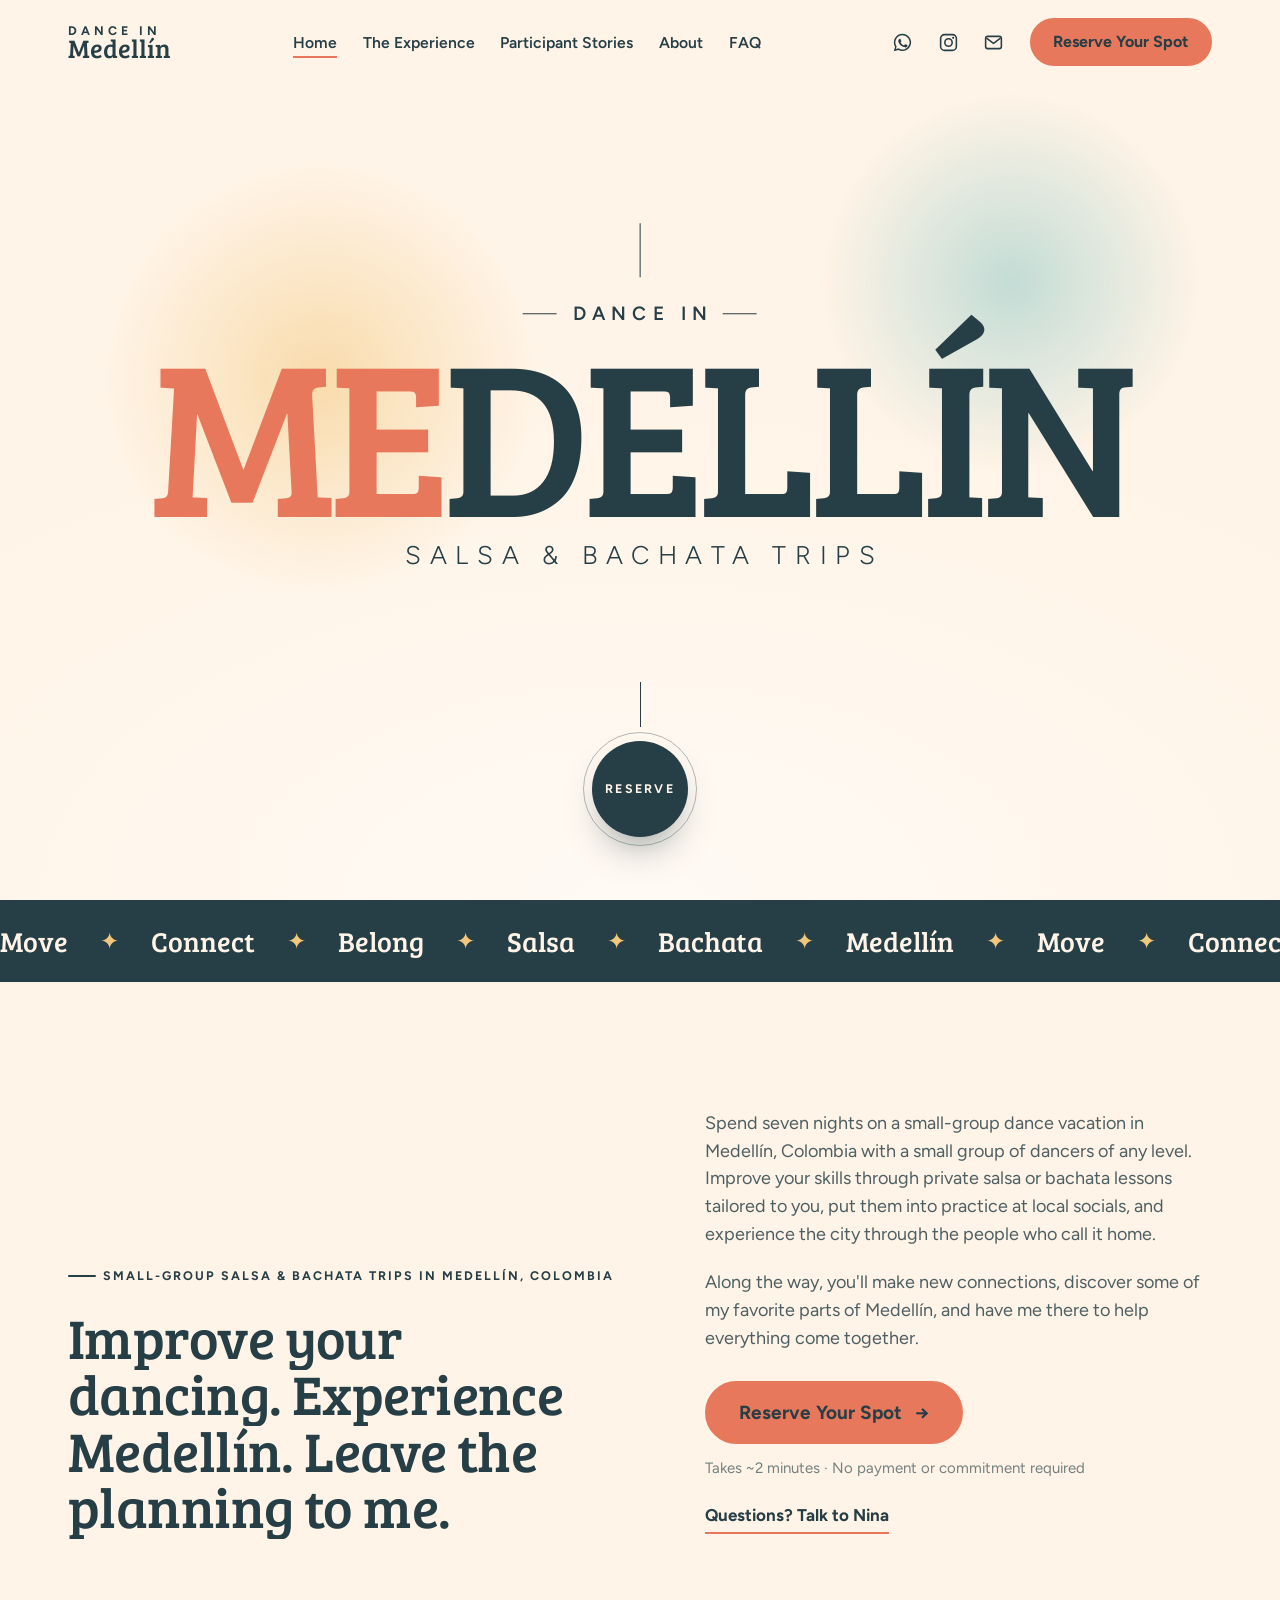
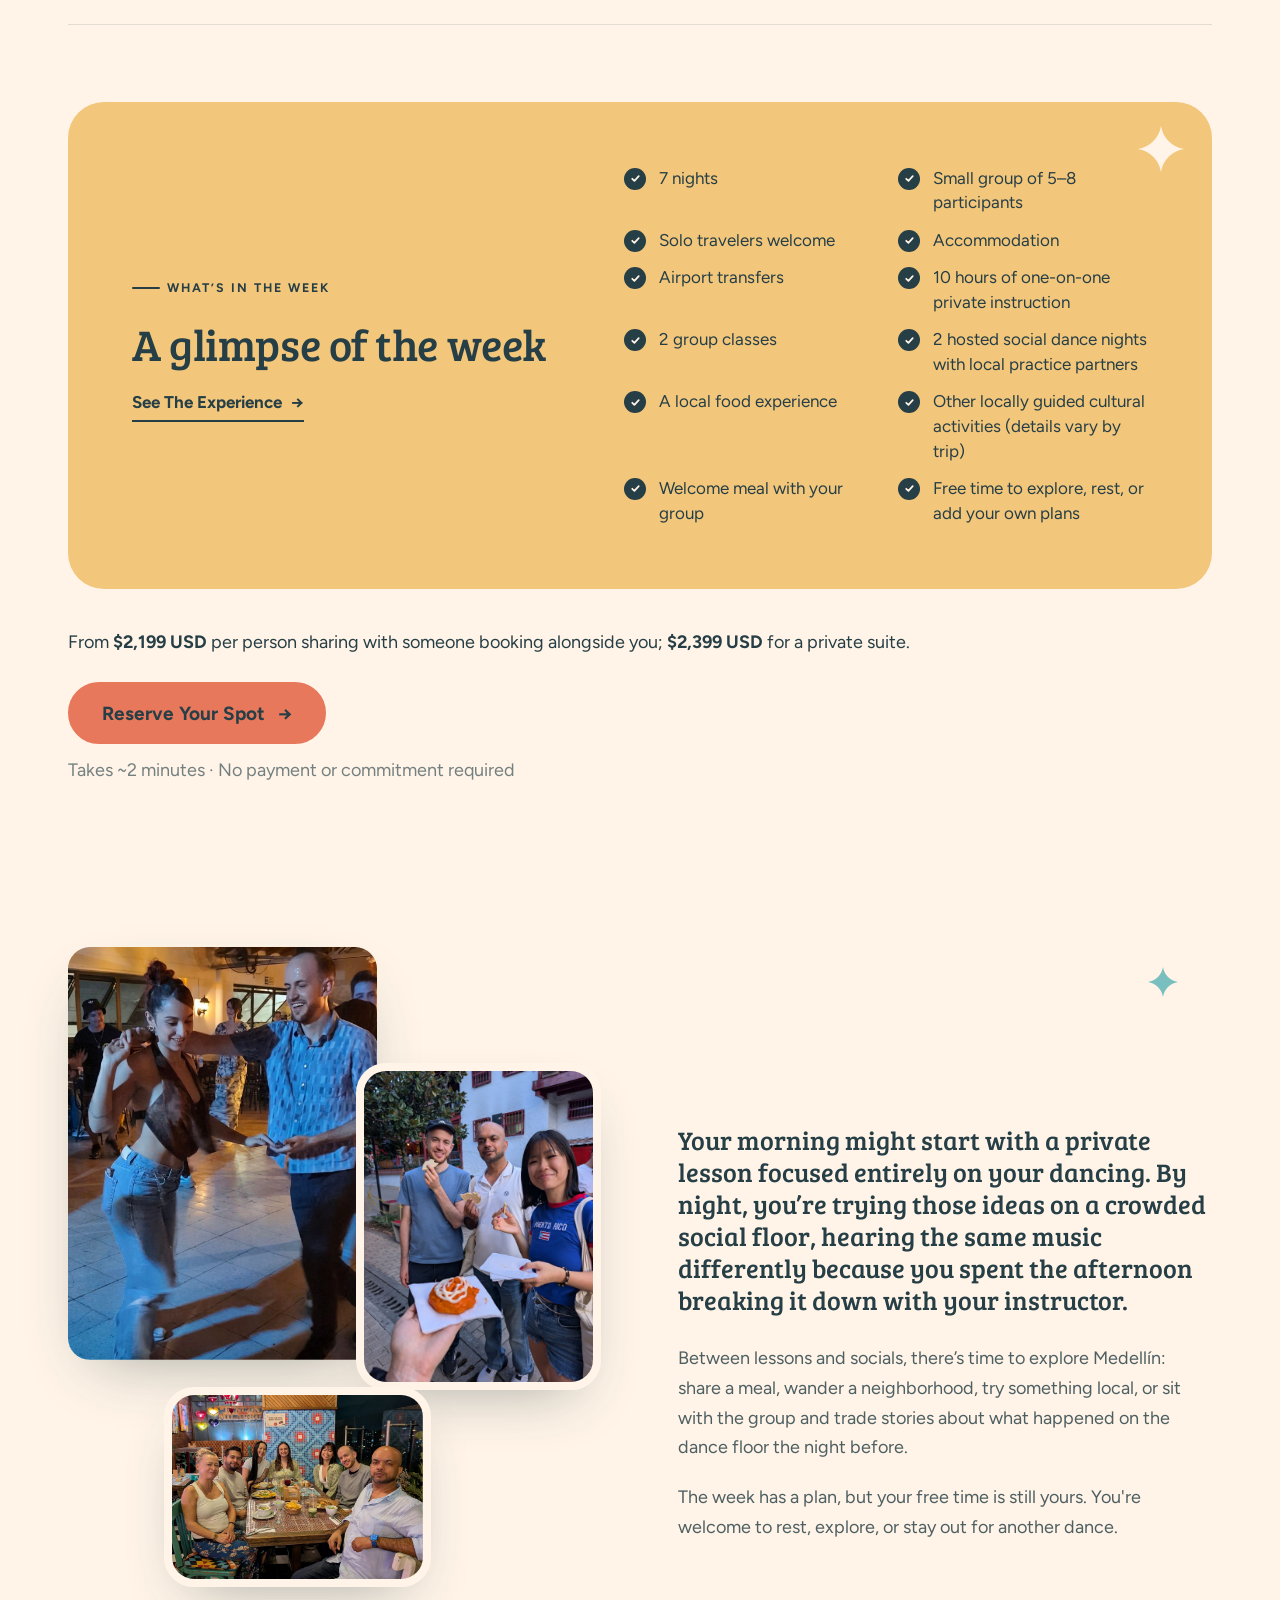
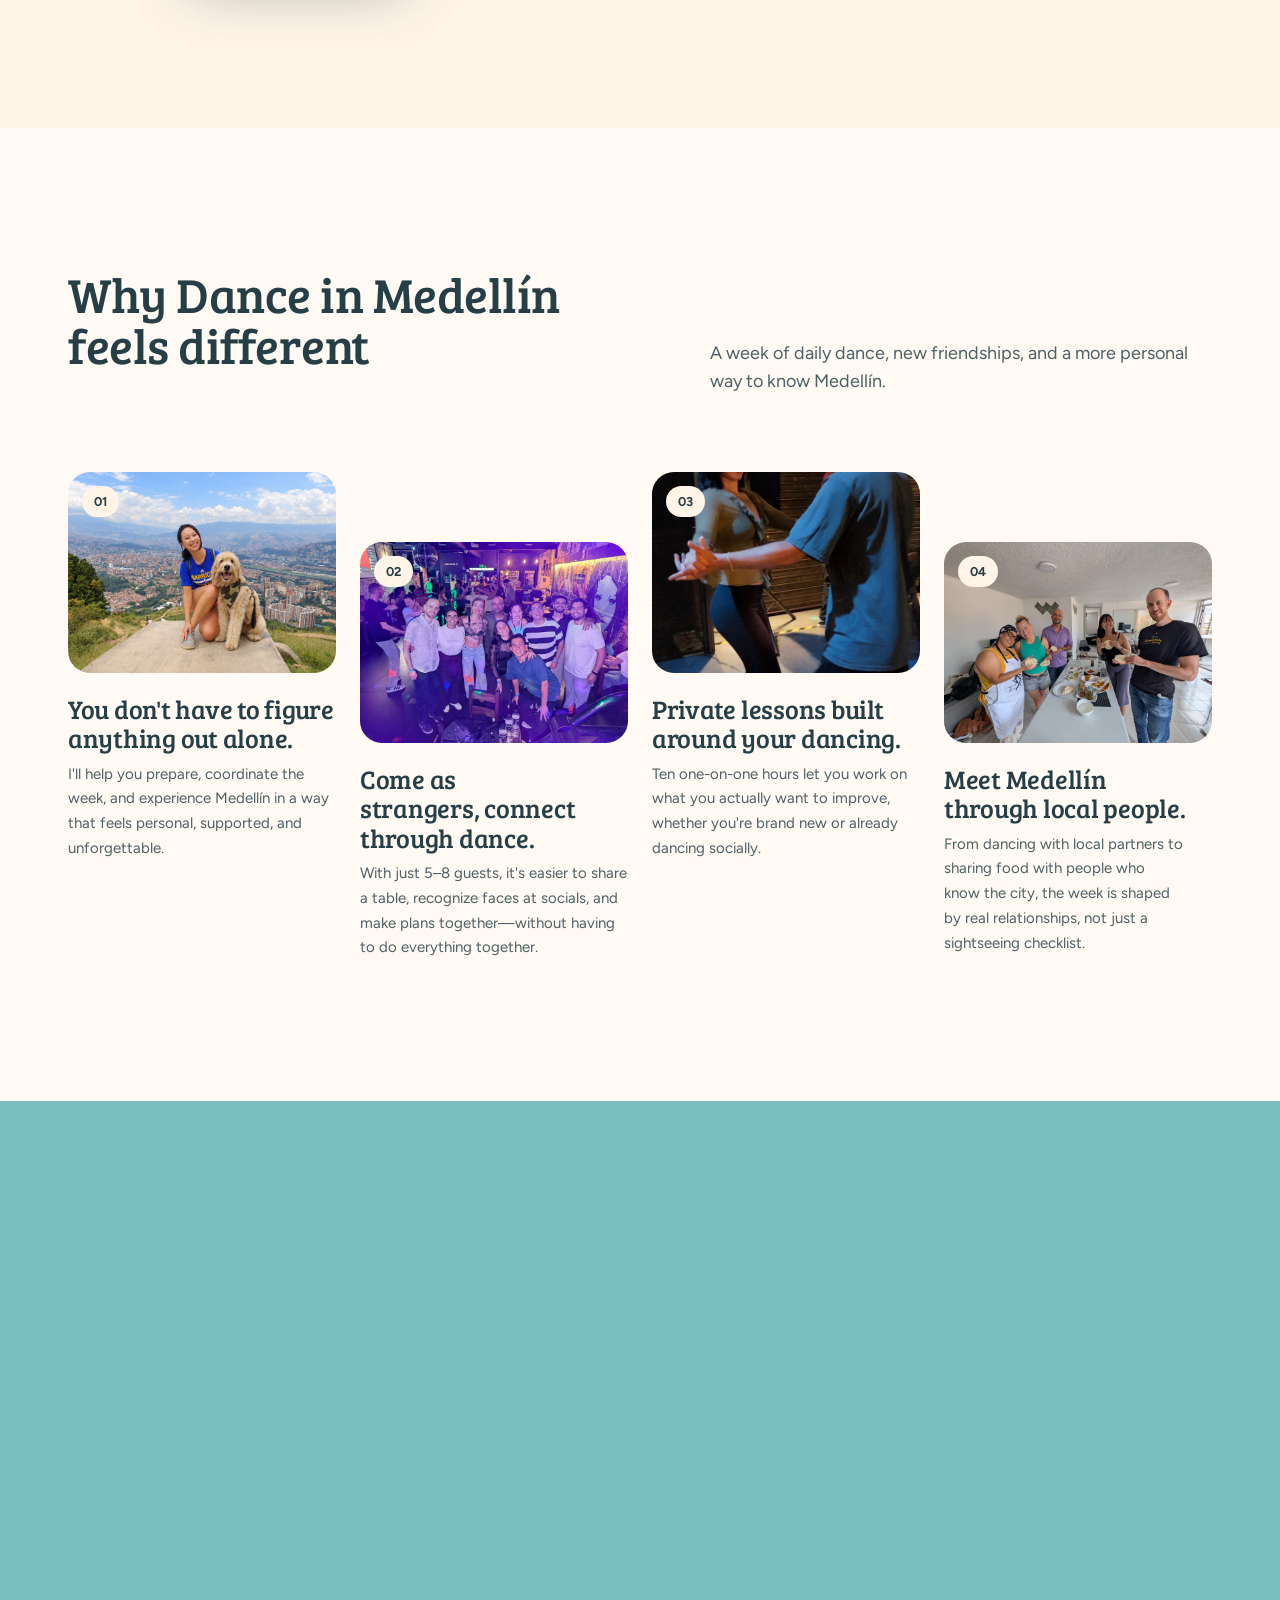
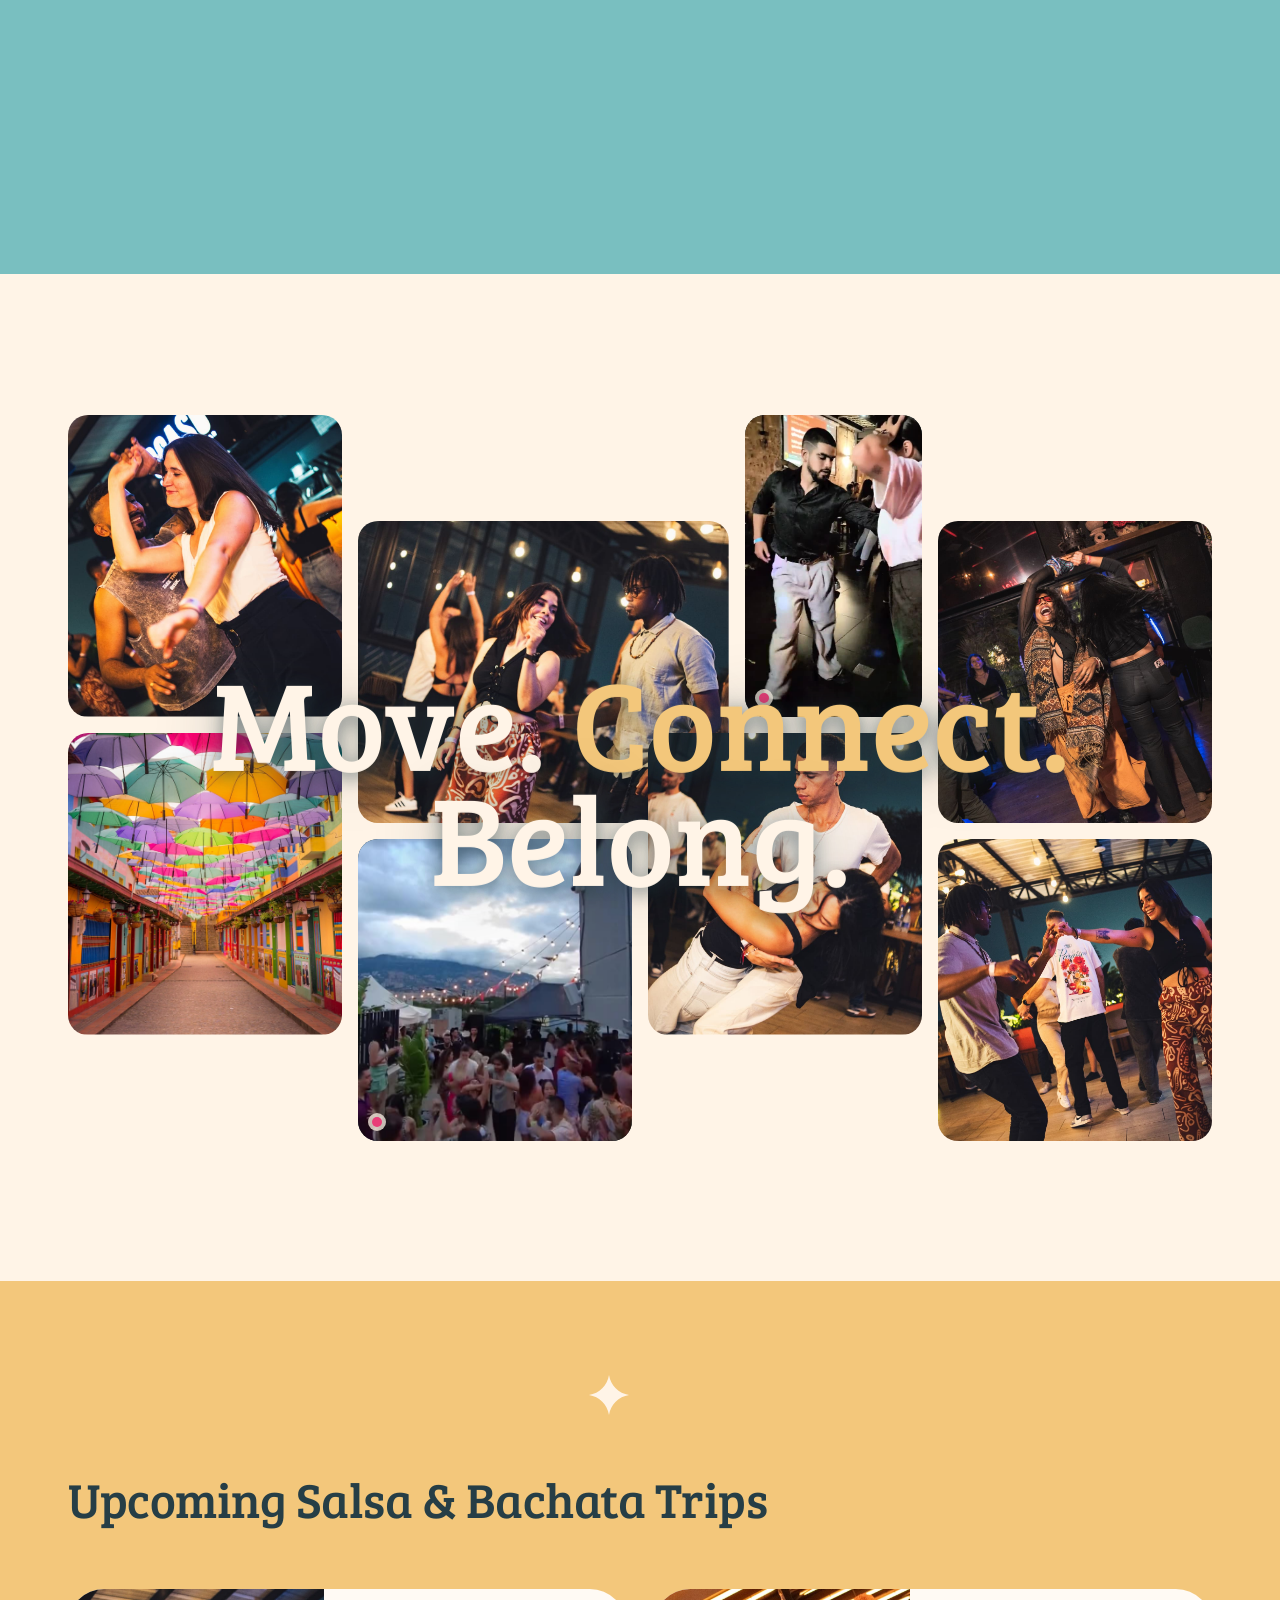
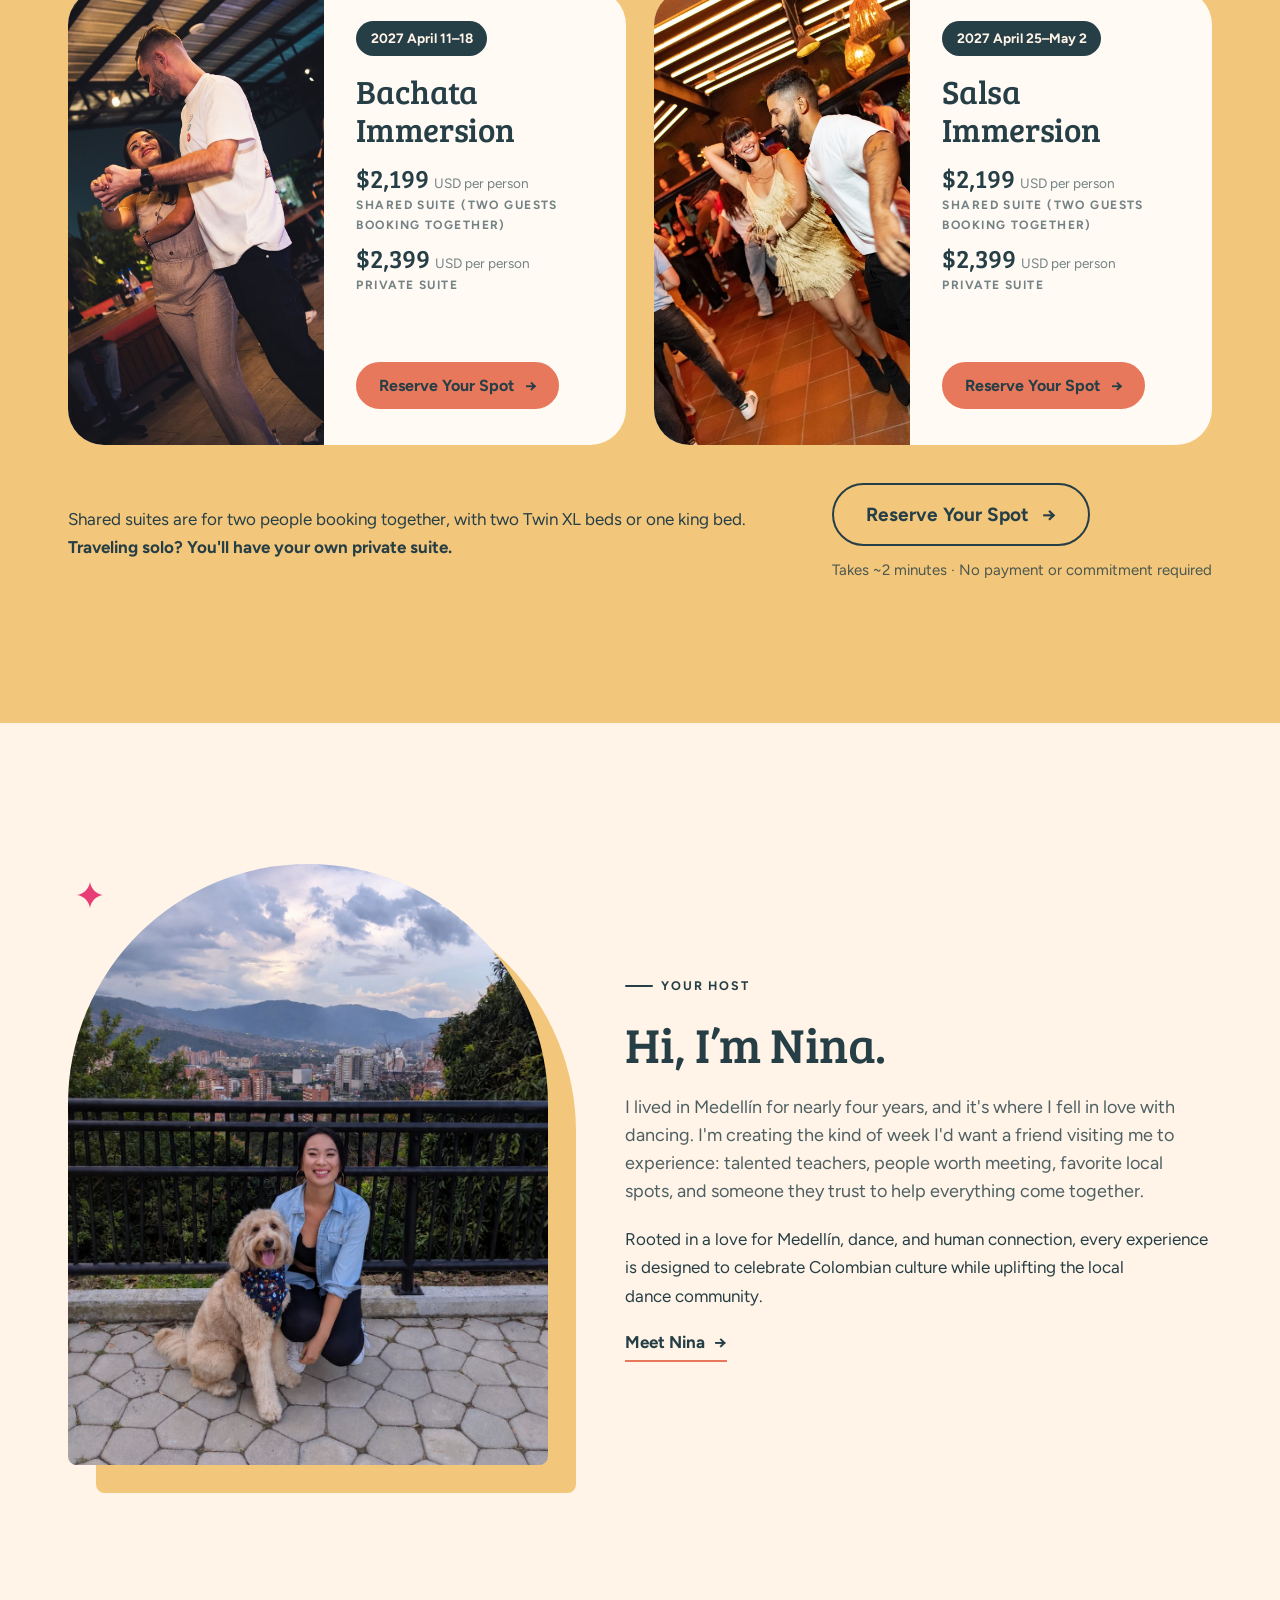
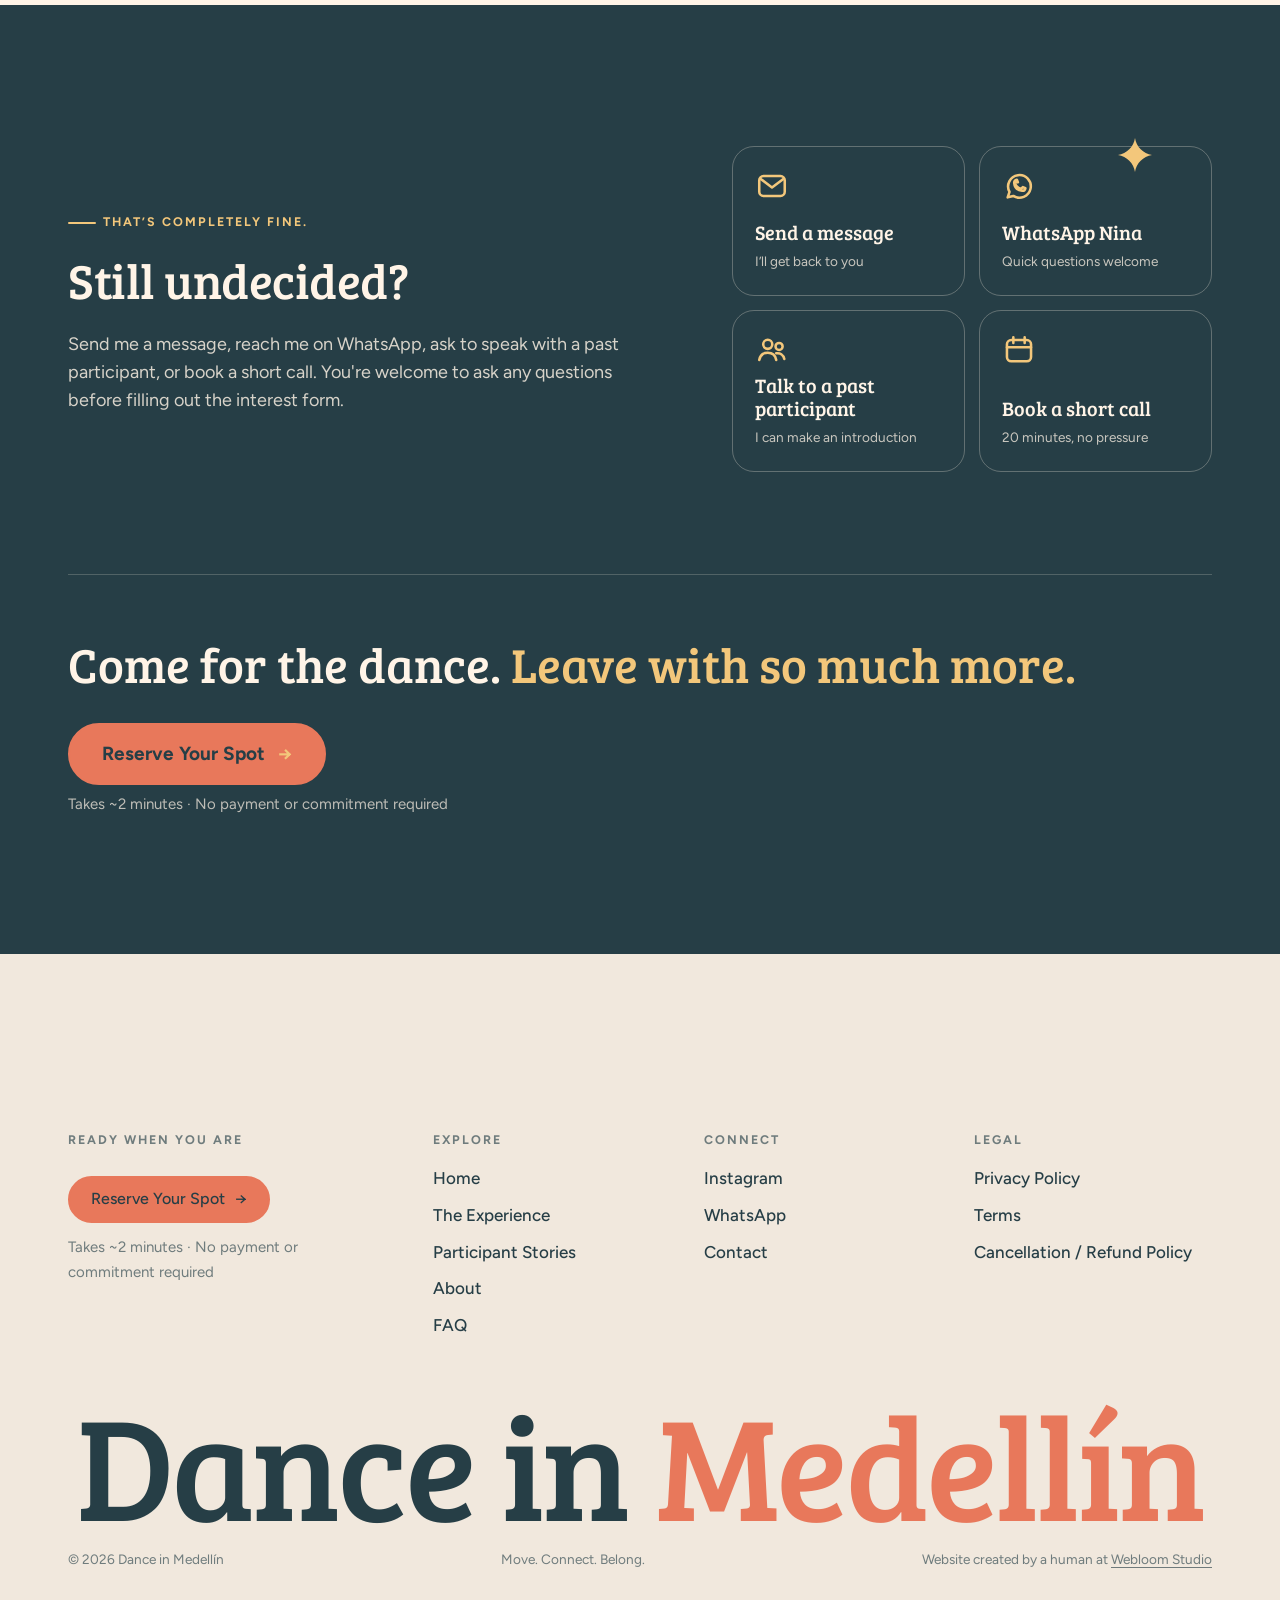
<file: index.html>
<!doctype html>
<html lang="en" class="no-js">
<head>
  <meta charset="utf-8">
  <meta name="viewport" content="width=device-width, initial-scale=1">
  <title>Small-Group Salsa & Bachata Trips in Medellín, Colombia | Dance in Medellín</title>
  <meta name="description" content="Seven nights in Medellín with a small group of dancers of any level: private salsa or bachata lessons, local socials, and the city through the people who call it home.">
  <link rel="preconnect" href="https://fonts.googleapis.com">
  <link rel="preconnect" href="https://fonts.gstatic.com" crossorigin>
  <link href="https://fonts.googleapis.com/css2?family=Bree+Serif&family=Figtree:wght@300;400;500;600;700&display=swap" rel="stylesheet">
  <link rel="stylesheet" href="css/styles.css">
</head>
<body data-page="home">
<main id="main">

  <!-- ============ HERO ============ -->
  <section class="hero" data-mouse>
    <span class="hero__orb hero__orb--a" aria-hidden="true" data-depth="-24"></span>
    <span class="hero__orb hero__orb--b" aria-hidden="true" data-depth="24"></span>

    <h1 class="hero__lockup" aria-label="Dance in Medellín — Small-Group Salsa &amp; Bachata Trips">
      <span class="hero__rule" aria-hidden="true"></span>
      <span class="hero__pre" aria-hidden="true">Dance in</span>
      <span class="hero__word" aria-hidden="true" data-depth="-8"><span class="ltr hl" style="--i:0">M</span><span class="ltr hl" style="--i:1">E</span><span class="ltr" style="--i:2">D</span><span class="ltr" style="--i:3">E</span><span class="ltr" style="--i:4">L</span><span class="ltr" style="--i:5">L</span><span class="ltr" style="--i:6">Í</span><span class="ltr" style="--i:7">N</span></span>
      <span class="hero__sub" aria-hidden="true">Salsa &amp; Bachata Trips</span>
    </h1>


    <div class="hero__cta">
      <a class="hero__join" href="reserve.html" aria-label="Reserve Your Spot">Reserve</a>
    </div>
    <span class="hero__note" aria-hidden="true">Medellín · Colombia</span>
  </section>

  <div class="marquee" aria-hidden="true">
    <div class="marquee__track">
      <div class="marquee__item">Move <i>✦</i> Connect <i>✦</i> Belong <i>✦</i> Salsa <i>✦</i> Bachata <i>✦</i> Medellín <i>✦</i></div>
      <div class="marquee__item">Move <i>✦</i> Connect <i>✦</i> Belong <i>✦</i> Salsa <i>✦</i> Bachata <i>✦</i> Medellín <i>✦</i></div>
      <div class="marquee__item">Move <i>✦</i> Connect <i>✦</i> Belong <i>✦</i> Salsa <i>✦</i> Bachata <i>✦</i> Medellín <i>✦</i></div>
      <div class="marquee__item">Move <i>✦</i> Connect <i>✦</i> Belong <i>✦</i> Salsa <i>✦</i> Bachata <i>✦</i> Medellín <i>✦</i></div>
    </div>
  </div>

  <!-- ============ WEEK AT A GLANCE ============ -->
  <section class="glance" style="padding-top:clamp(80px,10vw,140px)">
    <div class="container">
      <div class="intro">
        <div>
          <p class="eyebrow" data-reveal>Small-Group Salsa &amp; Bachata Trips in Medellín, Colombia</p>
          <h2 class="intro__title" data-split>Improve your dancing. Experience Medellín. Leave the planning to me.</h2>
        </div>
        <div>
          <p class="lead" data-reveal>Spend seven nights on a small-group dance vacation in Medellín, Colombia with a small group of dancers of any level. Improve your skills through private salsa or bachata lessons tailored to you, put them into practice at local socials, and experience the city through the people who call it home.</p>
          <p class="lead" data-reveal>Along the way, you'll make new connections, discover some of my favorite parts of Medellín, and have me there to help everything come together.</p>
          <div class="cta-row" data-reveal style="margin-top:1.8rem">
            <div class="cta-block">
              <a class="btn" href="reserve.html">Reserve Your Spot <span class="arrow">→</span></a>
              <p class="cta-note">Takes ~2 minutes · No payment or commitment required</p>
            </div>
            <a class="link-arrow" href="reserve.html#connect">Questions? Talk to Nina</a>
          </div>
        </div>
      </div>
      <div class="glimpse" data-reveal style="margin-top:0">
        <span class="spark" style="--s:46px;--c:var(--coconut);top:24px;right:28px"></span>
        <div>
          <p class="eyebrow">What’s in the week</p>
          <h2 style="font-size:clamp(2rem,3.4vw,3rem)">A glimpse of the week</h2>
          <a class="link-arrow" href="experience.html" style="border-color:var(--ink)">See The Experience <span>→</span></a>
        </div>
        <ul class="check-list check-list--2">
          <li>7 nights</li>
          <li>Small group of 5–8 participants</li>
          <li>Solo travelers welcome</li>
          <li>Accommodation</li>
          <li>Airport transfers</li>
          <li>10 hours of one-on-one private instruction</li>
          <li>2 group classes</li>
          <li>2 hosted social dance nights with local practice partners</li>
          <li>A local food experience</li>
          <li>Other locally guided cultural activities (details vary by trip)</li>
          <li>Welcome meal with your group</li>
          <li>Free time to explore, rest, or add your own plans</li>
        </ul>
      </div>
      <div class="glance__price" data-reveal>
        <p>From <strong>$2,199 USD</strong> per person sharing with someone booking alongside you; <strong>$2,399 USD</strong> for a private suite.</p>
        <div class="cta-block">
          <a class="btn" href="reserve.html">Reserve Your Spot <span class="arrow">→</span></a>
          <p class="cta-note">Takes ~2 minutes · No payment or commitment required</p>
        </div>
      </div>
    </div>
  </section>

  <!-- ============ WHAT THE WEEK FEELS LIKE ============ -->
  <section class="section" style="padding-top:calc(var(--section)*.6)">
    <span class="spark" style="--s:30px;--c:var(--blue);top:12%;right:8%"></span>
    <div class="container feel__grid">
      <div class="collage">
        <div class="collage__img collage__img--a zoom" data-reveal="clip" data-parallax=".04"><img src="images/partner-turns.jpg" alt="Two dancers practicing partner turns at a social dance gathering in Medellín" loading="lazy"></div>
        <div class="collage__img collage__img--b zoom" data-reveal="clip" style="--d:.15s" data-parallax=".1"><img src="images/street-food.jpg" alt="Three travelers sampling Colombian street food while exploring Medellín" loading="lazy"></div>
        <div class="collage__img collage__img--c zoom" data-reveal="clip" style="--d:.3s" data-parallax=".16"><img src="images/group-dinner.jpg" alt="Small group of travelers enjoying dinner together during a dance immersion in Medellín" loading="lazy"></div>
      </div>
      <div class="feel__copy">
        <p class="eyebrow" data-reveal>A week in rhythm</p>
        <h2 data-split>What the week feels like</h2>
        <p class="pull" data-reveal>Your morning might start with a private lesson focused entirely on your dancing. By night, you’re trying those ideas on a crowded social floor, hearing the same music differently because you spent the afternoon breaking it down with your instructor.</p>
        <p data-reveal>Between lessons and socials, there’s time to explore Medellín: share a meal, wander a neighborhood, try something local, or sit with the group and trade stories about what happened on the dance floor the night before.</p>
        <p data-reveal>The week has a plan, but your free time is still yours. You're welcome to rest, explore, or stay out for another dance.</p>
      </div>
    </div>
  </section>

  <!-- ============ WHY DIFFERENT ============ -->
  <section class="section bg-paper">
    <div class="container">
      <div class="why__head">
        <h2 data-split>Why Dance in Medellín feels different</h2>
        <p class="lead" data-reveal>A week of daily dance, new friendships, and a more personal way to know Medellín.</p>
      </div>
      <div class="why__grid" data-stagger=".12">
        <article class="why__card card">
          <span class="why__num">01</span>
          <div class="zoom"><img src="images/nina-olaf-viewpoint.jpg" alt="Nina and her dog Olaf at a viewpoint overlooking Medellín" loading="lazy"></div>
          <div><h3>You don't have to figure anything out alone.</h3>
          <p>I'll help you prepare, coordinate the week, and experience Medellín in a way that feels personal, supported, and unforgettable.</p></div>
        </article>
        <article class="why__card card">
          <span class="why__num">02</span>
          <div class="zoom"><img src="images/group-salsa-social.jpg" alt="Group of dancers smiling together during a salsa social night in Medellín" loading="lazy"></div>
          <div><h3>Come as strangers, connect through dance.</h3>
          <p>With just 5–8 guests, it's easier to share a table, recognize faces at socials, and make plans together—without having to do everything together.</p></div>
        </article>
        <article class="why__card card">
          <span class="why__num">03</span>
          <div class="zoom"><img src="images/partners-connection.jpg" alt="Two dance partners practicing connection and movement on a social dance floor" loading="lazy"></div>
          <div><h3>Private lessons built around your dancing.</h3>
          <p>Ten one-on-one hours let you work on what you actually want to improve, whether you're brand new or already dancing socially.</p></div>
        </article>
        <article class="why__card card">
          <span class="why__num">04</span>
          <div class="zoom"><img src="images/cooking-class.jpg" alt="Guests learning to prepare traditional Colombian food during a hands-on cooking experience" loading="lazy"></div>
          <div><h3>Meet Medellín through local people.</h3>
          <p>From dancing with local partners to sharing food with people who know the city, the week is shaped by real relationships, not just a sightseeing checklist.</p></div>
        </article>
      </div>
    </div>
  </section>

  <!-- ============ TESTIMONIALS ============ -->
  <section class="section bg-blue">
    <div class="container">
      <div class="trips__head" style="margin-bottom:0">
        <h2 data-split style="margin:0">What past participants say</h2>
        <a class="link-arrow" href="stories.html" data-reveal style="border-color:var(--ink)">See Participant Stories <span>→</span></a>
      </div>
      <div class="quotes__grid" data-stagger=".15">
        <figure class="quote-card" style="margin:0">
          <div class="quote-mark" aria-hidden="true">“</div>
          <blockquote>Professional classes with passionate dancers, genuine connection with locals, and feeling well looked after.</blockquote>
          <cite>Ellen, Germany</cite>
        </figure>
        <figure class="quote-card" style="margin:0">
          <div class="quote-mark" aria-hidden="true">“</div>
          <blockquote>Nina strikes an amazing balance of giving you complete autonomy while genuinely being there for you at every step. The degree of comfort and ease I felt with her would be extremely hard to replicate on my own.</blockquote>
          <cite>Aaron, New York</cite>
        </figure>
        <figure class="quote-card" style="margin:0">
          <div class="quote-mark" aria-hidden="true">“</div>
          <blockquote>Not knowing Spanish was never an issue. The locals and teachers were all very patient and welcoming.</blockquote>
          <cite>Carena, New York</cite>
        </figure>
      </div>
    </div>
  </section>

  <!-- ============ GALLERY ============ -->
  <section class="section gallery" aria-label="Photos from past immersions">
    <div class="container">
      <div class="gallery__grid">
        <div class="zoom g1" data-reveal="clip"><img src="images/social-dancer-spin.jpg" alt="Woman spinning on a crowded salsa social floor in Medellín" loading="lazy"></div>
        <div class="zoom g2" data-reveal="clip" style="--d:.1s" data-parallax=".05"><img src="images/social-floor-wide.jpg" alt="Couples dancing across a busy social floor under string lights in Medellín" loading="lazy"></div>
        <div class="zoom g3 is-video" data-reveal="scale" style="--d:.2s"><video autoplay muted loop playsinline preload="metadata" poster="videos/couple-close-loop-poster.jpg" aria-label="Video: a couple dancing at a Medellín social"><source src="videos/couple-close-loop.mp4" type="video/mp4"></video></div>
        <div class="zoom g4" data-reveal="clip" style="--d:.3s" data-parallax=".05"><img src="images/social-couple-close.jpg" alt="Couple dancing close at a Medellín social" loading="lazy"></div>
        <div class="zoom g5" data-reveal="clip" style="--d:.1s"><img src="images/umbrella-street.jpg" alt="Street of colorful hanging umbrellas in Medellín" loading="lazy"></div>
        <div class="zoom g6 is-video" data-reveal="scale" style="--d:.2s"><video autoplay muted loop playsinline preload="metadata" poster="videos/rooftop-social-loop-poster.jpg" aria-label="Video: an open-air rooftop salsa social with mountain views in Medellín"><source src="videos/rooftop-social-loop.mp4" type="video/mp4"></video></div>
        <div class="zoom g7" data-reveal="clip" style="--d:.3s"><img src="images/social-dip.jpg" alt="Dancer dipping his partner at a Medellín social" loading="lazy"></div>
        <div class="zoom g8" data-reveal="clip" style="--d:.4s" data-parallax="-.04"><img src="images/social-group-dancing.jpg" alt="Group of dancers enjoying a salsa night in Medellín" loading="lazy"></div>
      </div>
      <p class="gallery__type" aria-hidden="true" data-parallax="-.08"><span>Move.</span> <span>Connect.</span><br><span>Belong.</span></p>
    </div>
  </section>

  <!-- ============ UPCOMING TRIPS ============ -->
  <section class="section bg-mango" id="trips">
    <span class="spark" style="--s:40px;--c:var(--coconut);top:9%;left:46%"></span>
    <div class="container">
      <div class="trips__head">
        <div>
          <p class="eyebrow" data-reveal>2027 immersions</p>
          <h2 data-split style="margin:0">Upcoming Salsa &amp; Bachata Trips</h2>
        </div>
      </div>
      <div class="trips__grid" data-stagger=".15">
        <article class="trip-card">
          <div class="zoom"><img src="images/social-couple-turn.jpg" alt="Couple turning together on a Medellín social dance floor" loading="lazy"></div>
          <div class="trip-card__body">
            <span class="date-chip">2027 April 11–18</span>
            <h3>Bachata Immersion</h3>
            <dl class="trip-card__prices">
              <div><dt>Shared Suite (two guests booking together)</dt><dd class="price">$2,199 <small>USD per person</small></dd></div>
              <div><dt>Private Suite</dt><dd class="price">$2,399 <small>USD per person</small></dd></div>
            </dl>
            <a class="btn btn--sm" href="reserve.html">Reserve Your Spot <span class="arrow">→</span></a>
          </div>
        </article>
        <article class="trip-card">
          <div class="zoom"><img src="images/couple-salsa-social.jpg" alt="Couple salsa dancing at a lively social in Medellín" loading="lazy" style="object-position:50% 25%"></div>
          <div class="trip-card__body">
            <span class="date-chip">2027 April 25–May 2</span>
            <h3>Salsa Immersion</h3>
            <dl class="trip-card__prices">
              <div><dt>Shared Suite (two guests booking together)</dt><dd class="price">$2,199 <small>USD per person</small></dd></div>
              <div><dt>Private Suite</dt><dd class="price">$2,399 <small>USD per person</small></dd></div>
            </dl>
            <a class="btn btn--sm" href="reserve.html">Reserve Your Spot <span class="arrow">→</span></a>
          </div>
        </article>
      </div>
      <div class="trips__note" data-reveal>
        <p>Shared suites are for two people booking together, with two Twin XL beds or one king bed. <strong>Traveling solo? You'll have your own private suite.</strong></p>
        <div class="cta-block">
          <a class="btn btn--ghost" href="reserve.html">Reserve Your Spot <span class="arrow">→</span></a>
          <p class="cta-note" style="color:var(--ink-80)">Takes ~2 minutes · No payment or commitment required</p>
        </div>
      </div>
    </div>
  </section>

  <!-- ============ MEET NINA ============ -->
  <section class="section">
    <span class="spark spark--b" style="--s:26px;--c:var(--pink);top:18%;left:6%"></span>
    <div class="container nina__grid">
      <div class="nina__photo" data-reveal="left">
        <div class="zoom"><img src="images/nina-olaf-pueblito-paisa.jpg" alt="Nina and her dog Olaf at Pueblito Paisa in Medellín" loading="lazy"></div>
      </div>
      <div>
        <p class="eyebrow" data-reveal>Your host</p>
        <h2 data-split>Hi, I’m Nina.</h2>
        <p class="lead" data-reveal>I lived in Medellín for nearly four years, and it's where I fell in love with dancing. I'm creating the kind of week I'd want a friend visiting me to experience: talented teachers, people worth meeting, favorite local spots, and someone they trust to help everything come together.</p>
        <p data-reveal>Rooted in a love for Medellín, dance, and human connection, every experience is designed to celebrate Colombian culture while uplifting the local dance community.</p>
        <a class="link-arrow" href="about.html" data-reveal>Meet Nina <span>→</span></a>
      </div>
    </div>
  </section>

  <!-- ============ STILL UNDECIDED (the page's dark moment) ============ -->
  <section class="section bg-ink undecided" id="connect">
    <span class="spark" style="--s:34px;--c:var(--mango);top:14%;right:10%"></span>
    <div class="container">
      <div class="undecided__grid">
        <div>
          <p class="eyebrow" data-reveal style="color:var(--mango)">That’s completely fine.</p>
          <h2 data-split>Still undecided?</h2>
          <p class="lead" data-reveal>Send me a message, reach me on WhatsApp, ask to speak with a past participant, or book a short call. You're welcome to ask any questions before filling out the interest form.</p>
        </div>
        <div class="contact-tiles" data-stagger=".08">
          <a class="contact-tile" data-contact="email" href="#">
            <svg class="ico" viewBox="0 0 24 24" fill="none" stroke="currentColor" stroke-width="1.8" stroke-linecap="round" stroke-linejoin="round" aria-hidden="true"><rect x="3" y="5" width="18" height="14" rx="3"/><path d="m4 7 8 6 8-6"/></svg>
            <strong>Send a message</strong><span>I’ll get back to you</span>
          </a>
          <a class="contact-tile" data-contact="whatsapp" href="#">
            <svg class="ico" viewBox="0 0 24 24" fill="none" stroke="currentColor" stroke-width="1.8" stroke-linecap="round" stroke-linejoin="round" aria-hidden="true"><path d="M4 20l1.3-3.9A8 8 0 1 1 8 19z"/><path d="M9 9.5c.3 2 2.5 4.2 4.5 4.5l1.2-1.2 1.8.8c-.2 1.2-1.2 1.9-2.3 1.8C10.8 15 8.9 13 8.6 9.8c0-1.1.7-2 1.9-2.2l.7 1.8z"/></svg>
            <strong>WhatsApp Nina</strong><span>Quick questions welcome</span>
          </a>
          <a class="contact-tile" href="reserve.html#participant">
            <svg class="ico" viewBox="0 0 24 24" fill="none" stroke="currentColor" stroke-width="1.8" stroke-linecap="round" stroke-linejoin="round" aria-hidden="true"><circle cx="9" cy="8" r="3.2"/><circle cx="17" cy="9.5" r="2.5"/><path d="M3 19c.6-3.2 3-5 6-5s5.4 1.8 6 5M15 14.3c2.6-.4 5 .9 5.7 4"/></svg>
            <strong>Talk to a past participant</strong><span>I can make an introduction</span>
          </a>
          <a class="contact-tile" data-contact="calendar" href="#">
            <svg class="ico" viewBox="0 0 24 24" fill="none" stroke="currentColor" stroke-width="1.8" stroke-linecap="round" stroke-linejoin="round" aria-hidden="true"><rect x="3.5" y="5" width="17" height="15" rx="3"/><path d="M3.5 10h17M8 3v4M16 3v4"/></svg>
            <strong>Book a short call</strong><span>20 minutes, no pressure</span>
          </a>
        </div>
      </div>
      <!-- Client note: "not sure if I like this" line — confirm before launch -->
      <div class="closing-line" data-reveal>
        <p style="margin:0">Come for the dance. <span>Leave with so much more.</span></p>
        <div class="cta-block">
          <a class="btn" href="reserve.html">Reserve Your Spot <span class="arrow">→</span></a>
          <p class="cta-note">Takes ~2 minutes · No payment or commitment required</p>
        </div>
      </div>
    </div>
  </section>

</main>
<script src="js/main.js"></script>
</body>
</html>
</file>
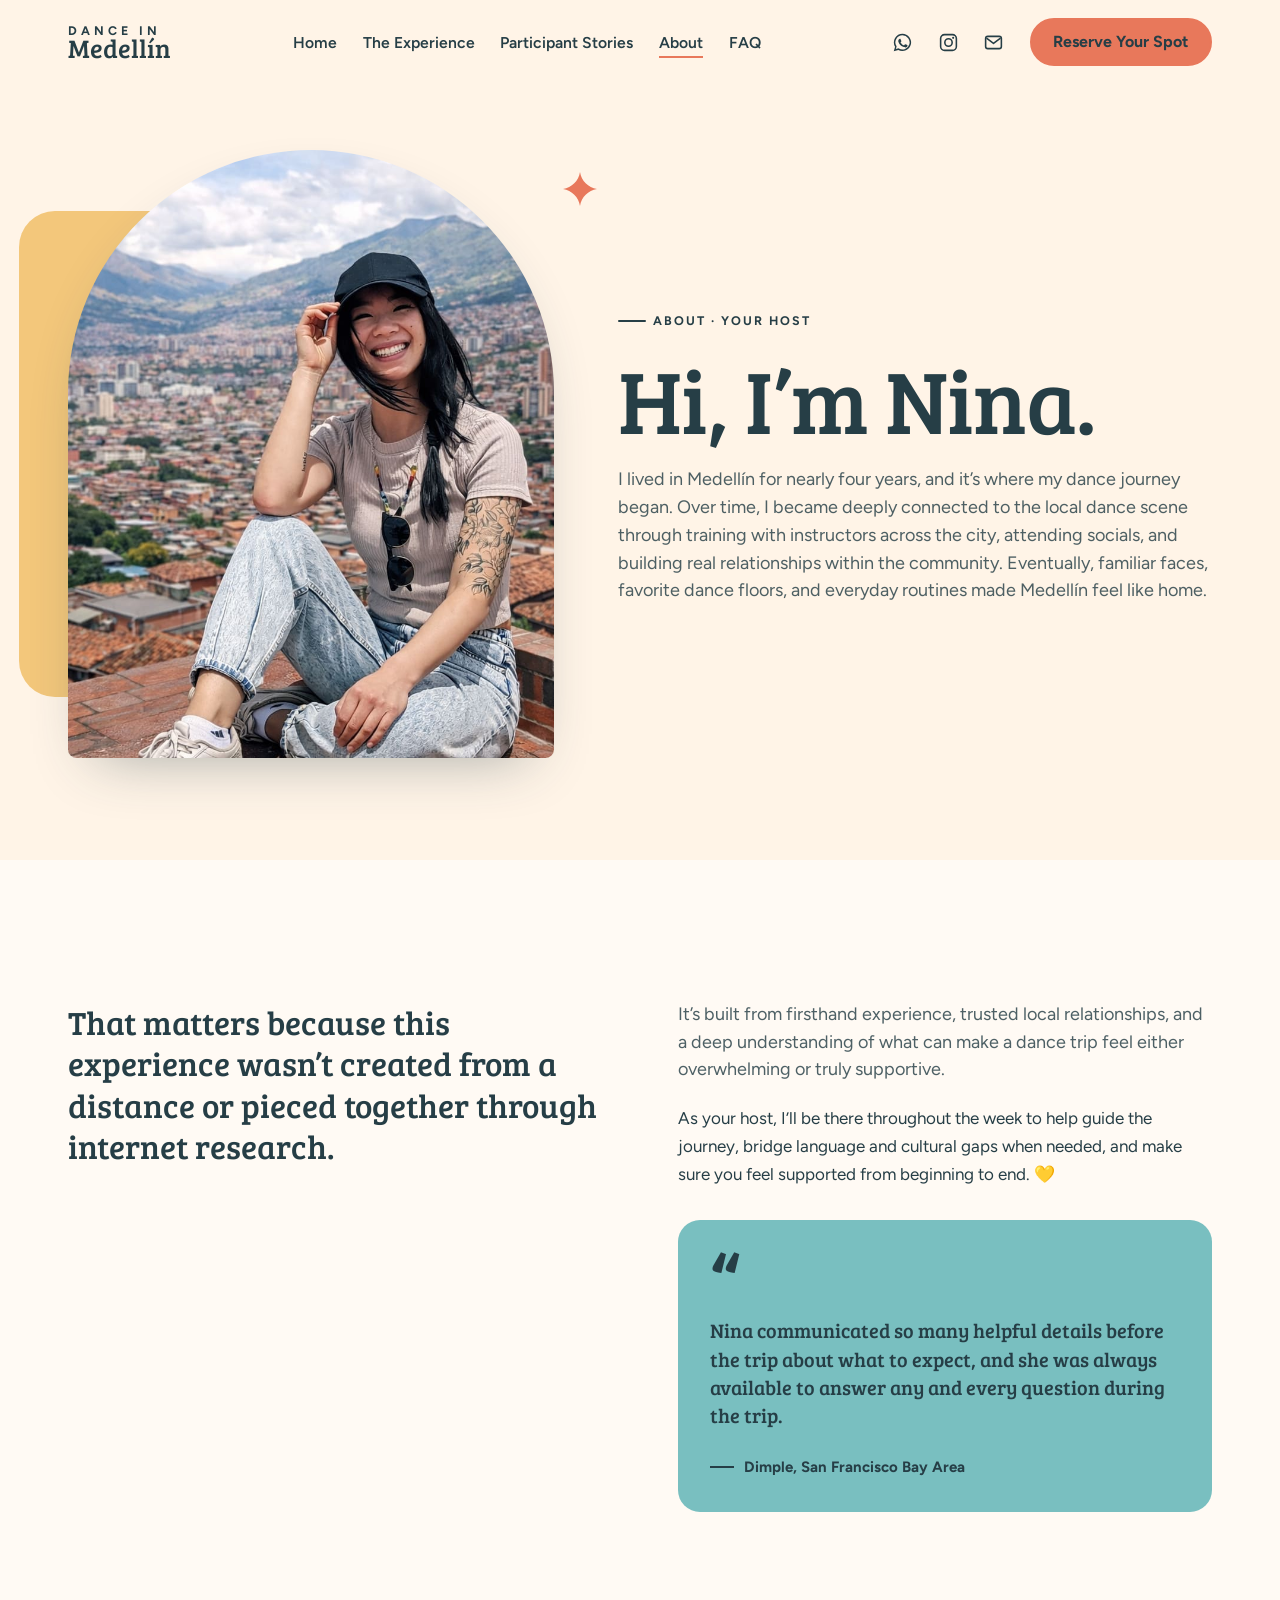
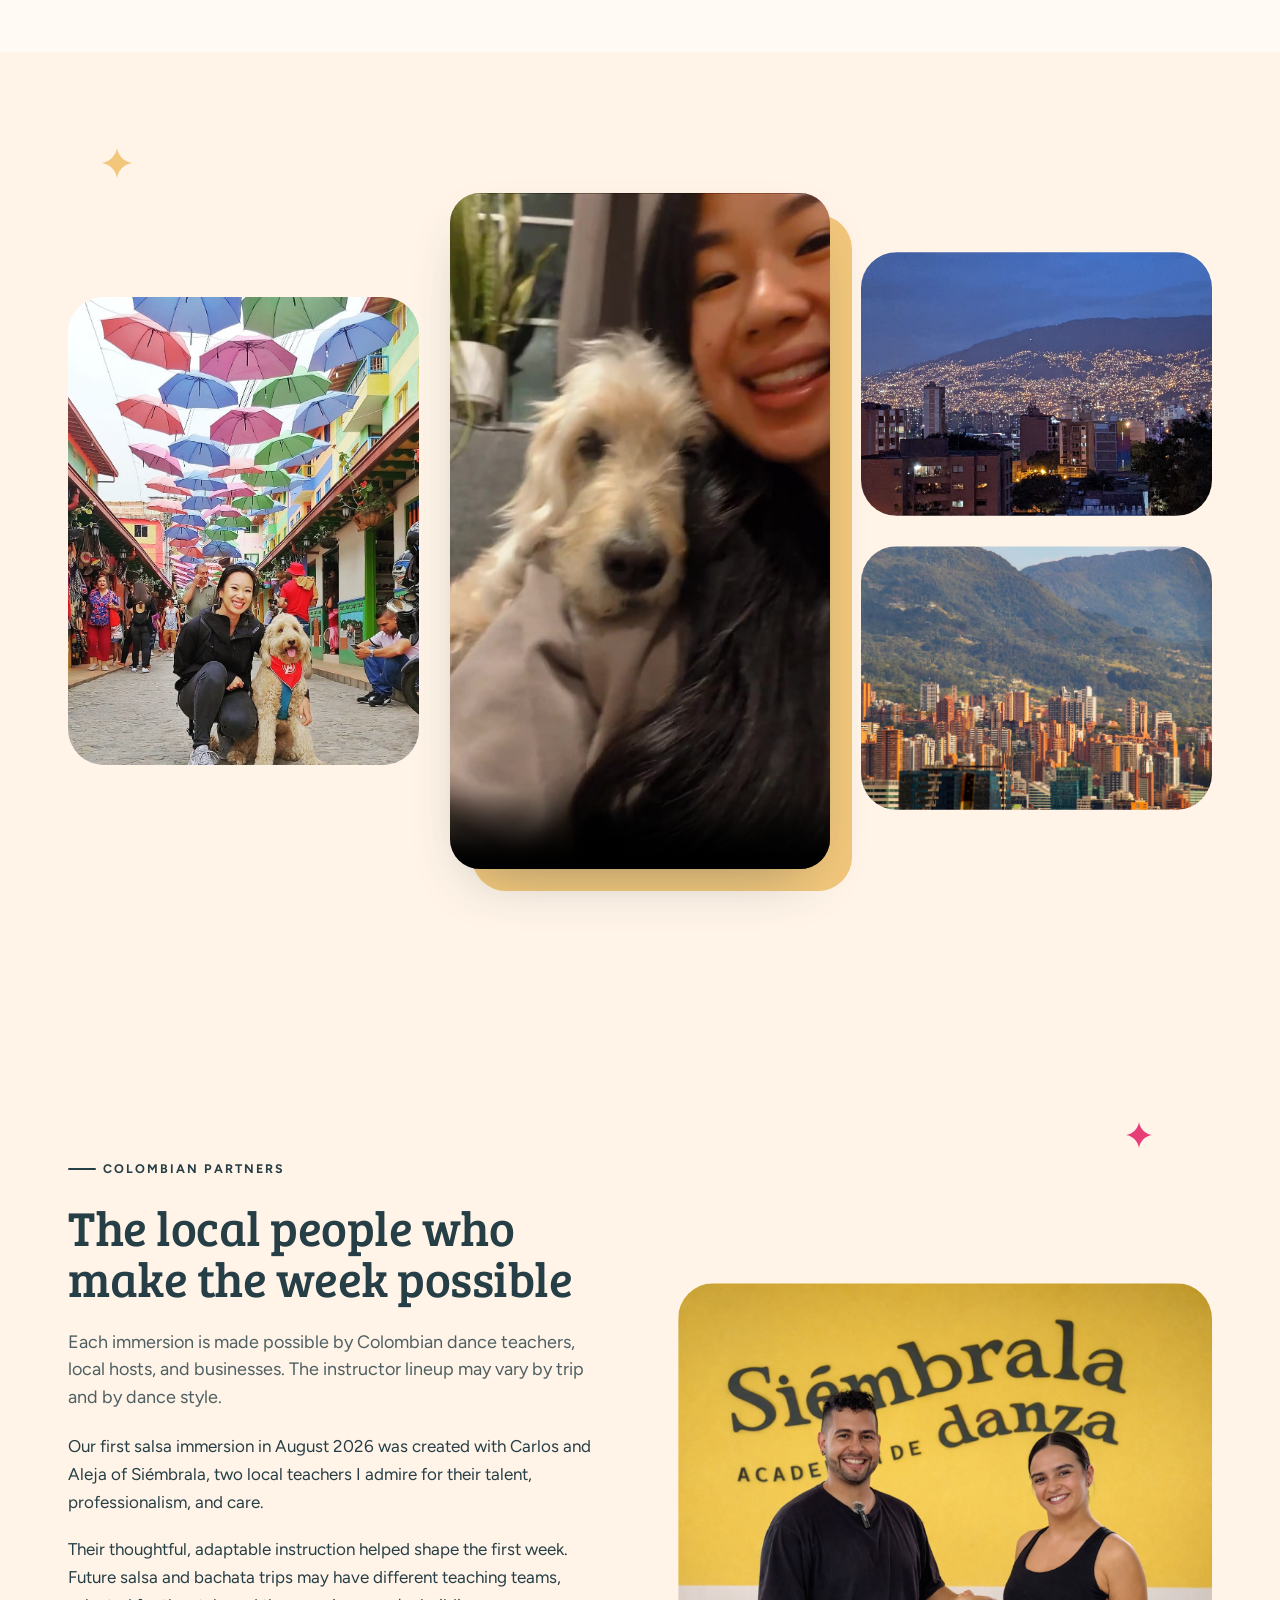
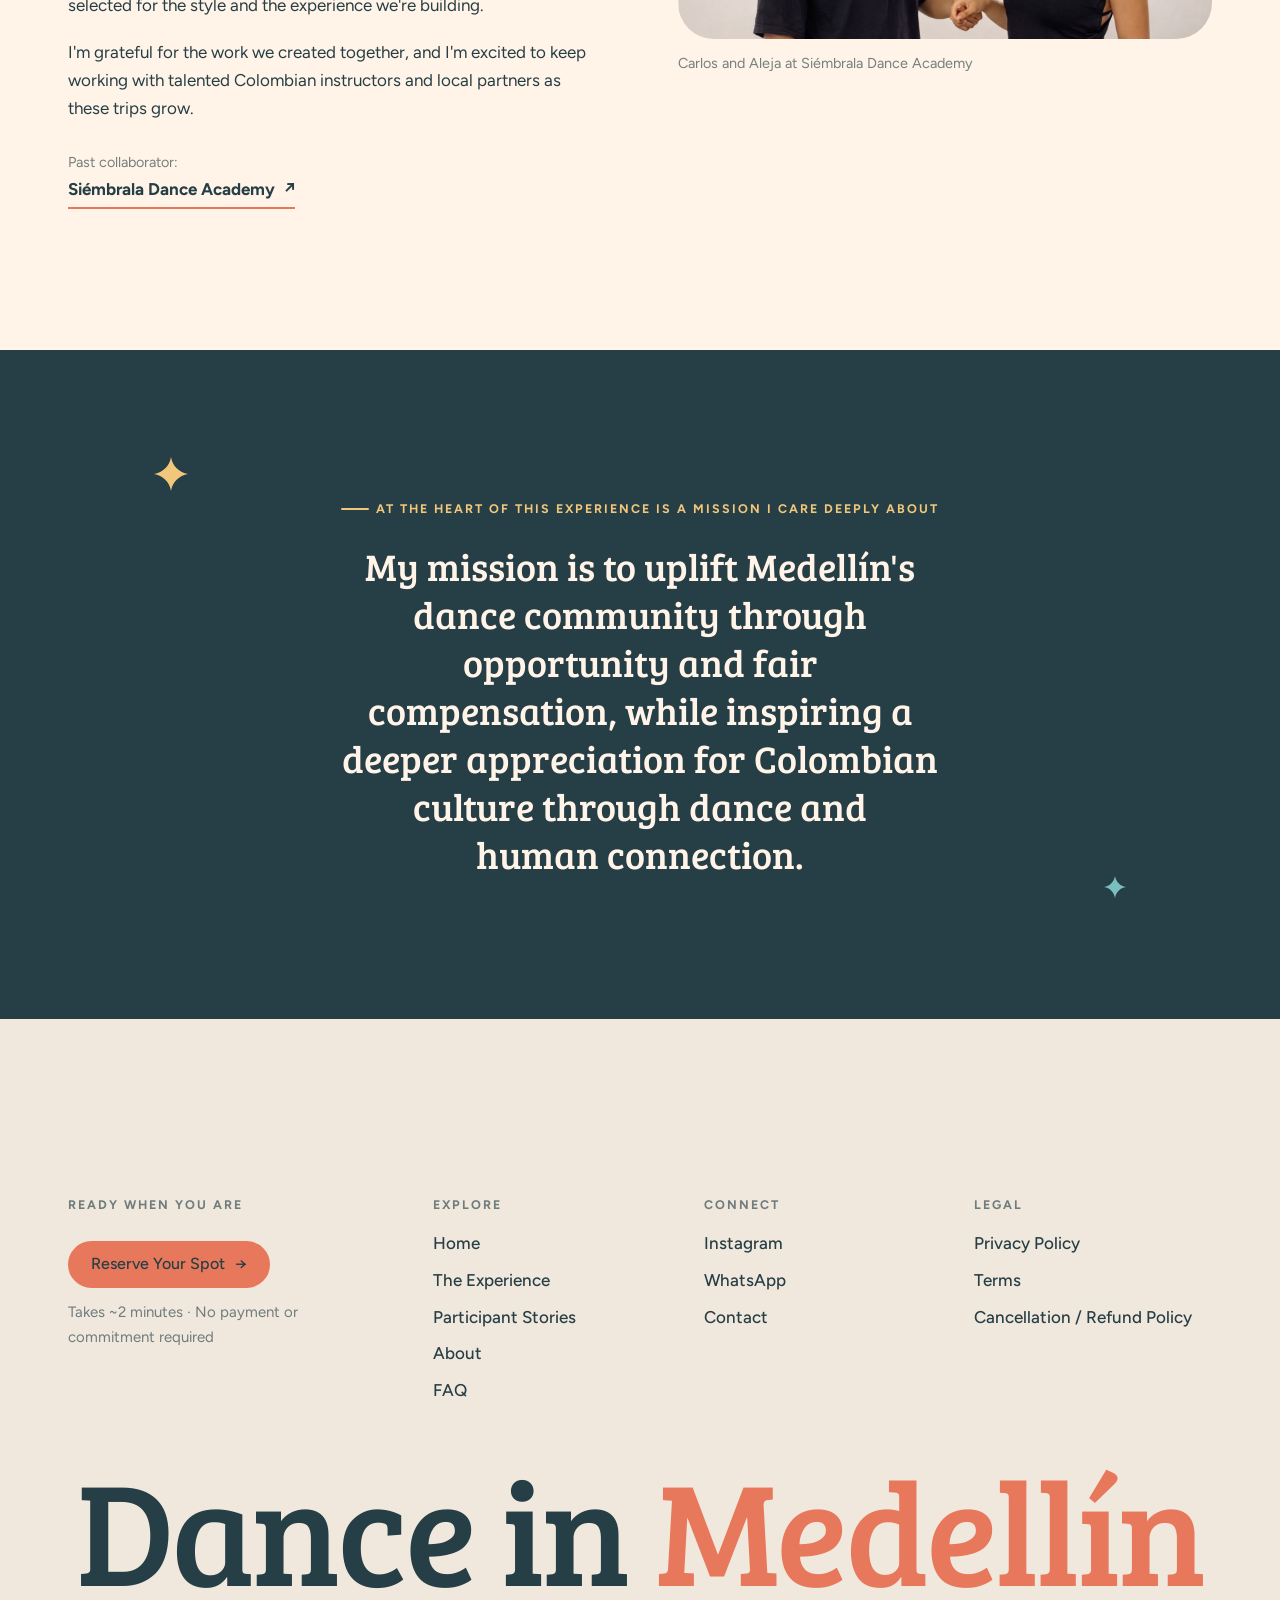
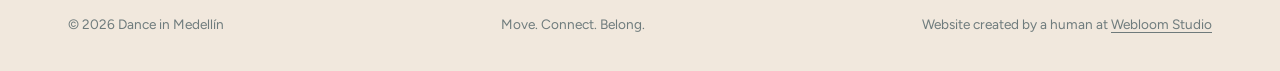
<file: about.html>
<!doctype html>
<html lang="en" class="no-js">
<head>
  <meta charset="utf-8">
  <meta name="viewport" content="width=device-width, initial-scale=1">
  <title>Hi, I’m Nina | About Dance in Medellín</title>
  <meta name="description" content="Nina lived in Medellín for nearly four years. Dance in Medellín is built from firsthand experience, trusted local relationships, and Colombian dance teachers and partners.">
  <link rel="preconnect" href="https://fonts.googleapis.com">
  <link rel="preconnect" href="https://fonts.gstatic.com" crossorigin>
  <link href="https://fonts.googleapis.com/css2?family=Bree+Serif&family=Figtree:wght@300;400;500;600;700&display=swap" rel="stylesheet">
  <link rel="stylesheet" href="css/styles.css">
</head>
<body data-page="about">
<main id="main">

  <!-- ============ HERO ============ -->
  <section class="page-hero" data-mouse>
    <span class="spark" style="--s:34px;--c:var(--papaya);top:20%;left:44%" data-depth="-14"></span>
    <div class="container page-hero__grid" style="grid-template-columns:.9fr 1.1fr">
      <div class="page-hero__media" style="order:0">
        <div class="page-hero__shape" aria-hidden="true" data-depth="12" style="background:var(--mango);right:auto;left:-10%"></div>
        <div class="zoom main" data-reveal="scale" data-depth="-6"><img src="images/nina.jpg" alt="Nina, founder of Dance in Medellín, smiling at a scenic viewpoint overlooking Medellín, Colombia" fetchpriority="high"></div>
      </div>
      <div>
        <p class="eyebrow" data-reveal>About · Your host</p>
        <h1 data-split style="font-size:clamp(3rem,7vw,6.5rem)">Hi, I’m Nina.</h1>
        <p class="lead" data-reveal style="--d:.35s">I lived in Medellín for nearly four years, and it’s where my dance journey began. Over time, I became deeply connected to the local dance scene through training with instructors across the city, attending socials, and building real relationships within the community. Eventually, familiar faces, favorite dance floors, and everyday routines made Medellín feel like home.</p>
      </div>
    </div>
  </section>

  <!-- ============ WHY IT MATTERS ============ -->
  <section class="section bg-paper">
    <div class="container split-block" style="align-items:start">
      <div>
        <p class="big-quote" data-reveal>That matters because this experience wasn’t created from a distance or pieced together through internet research.</p>
      </div>
      <div>
        <p class="lead" data-reveal>It’s built from firsthand experience, trusted local relationships, and a deep understanding of what can make a dance trip feel either overwhelming or truly supportive.</p>
        <p data-reveal>As your host, I’ll be there throughout the week to help guide the journey, bridge language and cultural gaps when needed, and make sure you feel supported from beginning to end. 💛</p>
        <figure class="quote-card" data-reveal style="margin:2rem 0 0;background:var(--blue)">
          <div class="quote-mark" aria-hidden="true" style="color:var(--ink)">“</div>
          <blockquote>Nina communicated so many helpful details before the trip about what to expect, and she was always available to answer any and every question during the trip.</blockquote>
          <cite>Dimple, San Francisco Bay Area</cite>
        </figure>
      </div>
    </div>
  </section>

  <!-- ============ ABOUT ME VIDEO (Wix: Video Player, vertical 9:16) ============ -->
  <section class="section about-video">
    <span class="spark" style="--s:30px;--c:var(--mango);top:10%;left:8%"></span>
    <div class="container about-video__grid">
      <div class="about-video__side">
        <div class="zoom" data-reveal="clip"><img src="images/nina-olaf-umbrellas.jpg" alt="Nina and Olaf on a Medellín street under colorful hanging umbrellas" loading="lazy"></div>
      </div>
      <figure class="about-video__player" data-reveal="scale">
        <video controls playsinline preload="none" poster="videos/about-nina-poster.jpg" aria-label="About Me video: Nina talks about Medellín and why she created Dance in Medellín">
          <source src="videos/about-nina.mp4" type="video/mp4">
        </video>
      </figure>
      <div class="about-video__side about-video__side--stack">
        <div class="zoom" data-reveal="clip" style="--d:.1s"><img src="images/medellin-night-hills.jpg" alt="Medellín’s hillside lights at dusk" loading="lazy"></div>
        <div class="zoom" data-reveal="clip" style="--d:.2s"><img src="images/medellin-skyline-mountains.jpg" alt="Medellín skyline in front of green mountains" loading="lazy"></div>
      </div>
    </div>
  </section>

  <!-- ============ LOCAL PEOPLE ============ -->
  <section class="section">
    <span class="spark spark--b" style="--s:26px;--c:var(--pink);top:12%;right:10%"></span>
    <div class="container split-block split-block--rev">
      <div>
        <div class="zoom" data-reveal="clip" style="aspect-ratio:3/2;border-radius:var(--radius-lg)"><img src="images/carlos-aleja.jpg" alt="Colombian salsa instructors Carlos and Aleja at Siémbrala Dance Academy in Medellín" loading="lazy"></div>
        <p class="muted" data-reveal style="font-size:.9rem;margin-top:.8rem">Carlos and Aleja at Siémbrala Dance Academy</p>
      </div>
      <div>
        <p class="eyebrow" data-reveal>Colombian partners</p>
        <h2 data-split>The local people who make the week possible</h2>
        <p class="lead" data-reveal>Each immersion is made possible by Colombian dance teachers, local hosts, and businesses. The instructor lineup may vary by trip and by dance style.</p>
        <p data-reveal>Our first salsa immersion in August 2026 was created with Carlos and Aleja of Siémbrala, two local teachers I admire for their talent, professionalism, and care.</p>
        <p data-reveal>Their thoughtful, adaptable instruction helped shape the first week. Future salsa and bachata trips may have different teaching teams, selected for the style and the experience we're building.</p>
        <p data-reveal>I'm grateful for the work we created together, and I'm excited to keep working with talented Colombian instructors and local partners as these trips grow.</p>
        <p data-reveal style="margin-top:1.6rem"><span class="muted" style="font-size:.9rem">Past collaborator:</span><br>
          <a class="link-arrow" href="https://siembraladanza.com/" target="_blank" rel="noopener">Siémbrala Dance Academy <span>↗</span></a></p>
      </div>
    </div>
  </section>

  <!-- ============ MISSION (dark moment) ============ -->
  <section class="section bg-ink mission">
    <span class="spark" style="--s:34px;--c:var(--mango);top:16%;left:12%"></span>
    <span class="spark spark--b" style="--s:22px;--c:var(--blue);bottom:18%;right:12%"></span>
    <div class="container">
      <p class="eyebrow" data-reveal style="color:var(--mango)">At the heart of this experience is a mission I care deeply about</p>
      <p class="big-quote" data-reveal style="font-size:clamp(1.6rem,3vw,2.6rem)">My mission is to uplift Medellín's dance community through opportunity and fair compensation, while inspiring a deeper appreciation for Colombian culture through dance and human connection.</p>
    </div>
  </section>

</main>
<script src="js/main.js"></script>
</body>
</html>
</file>
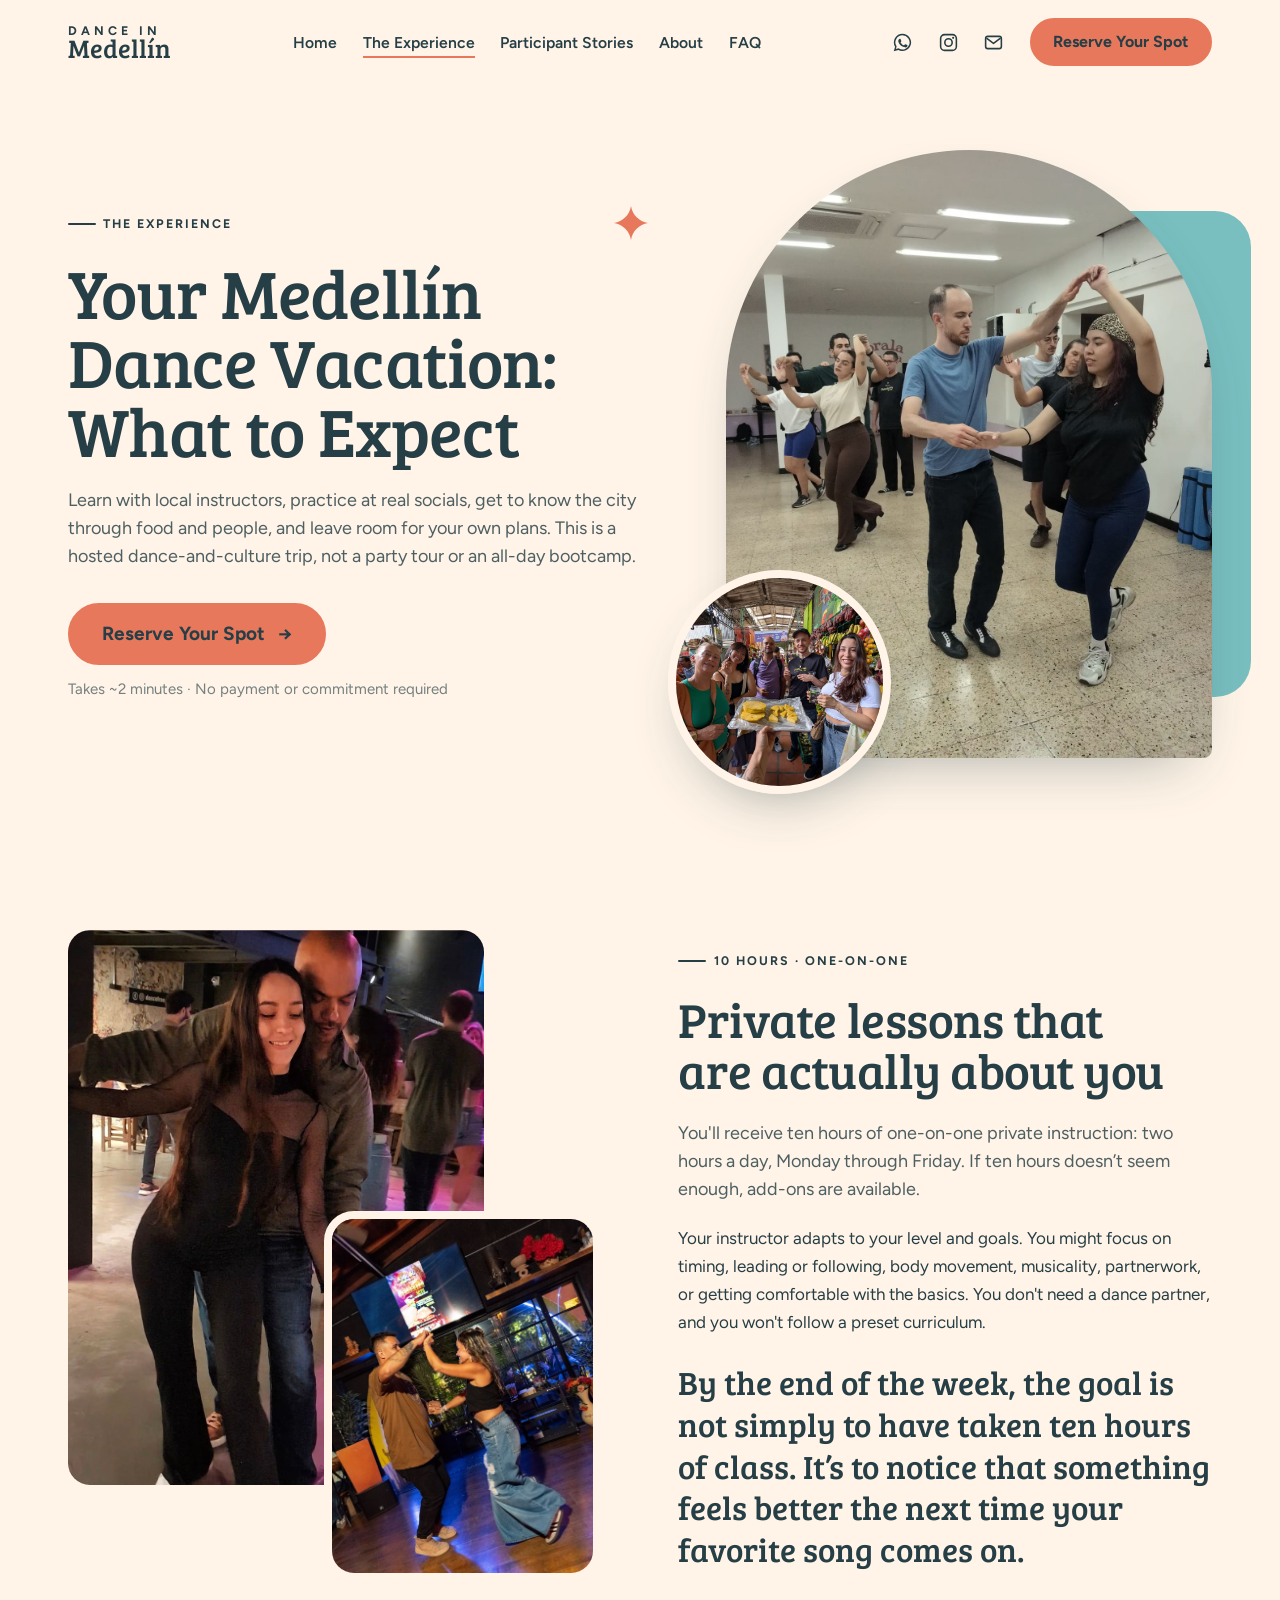
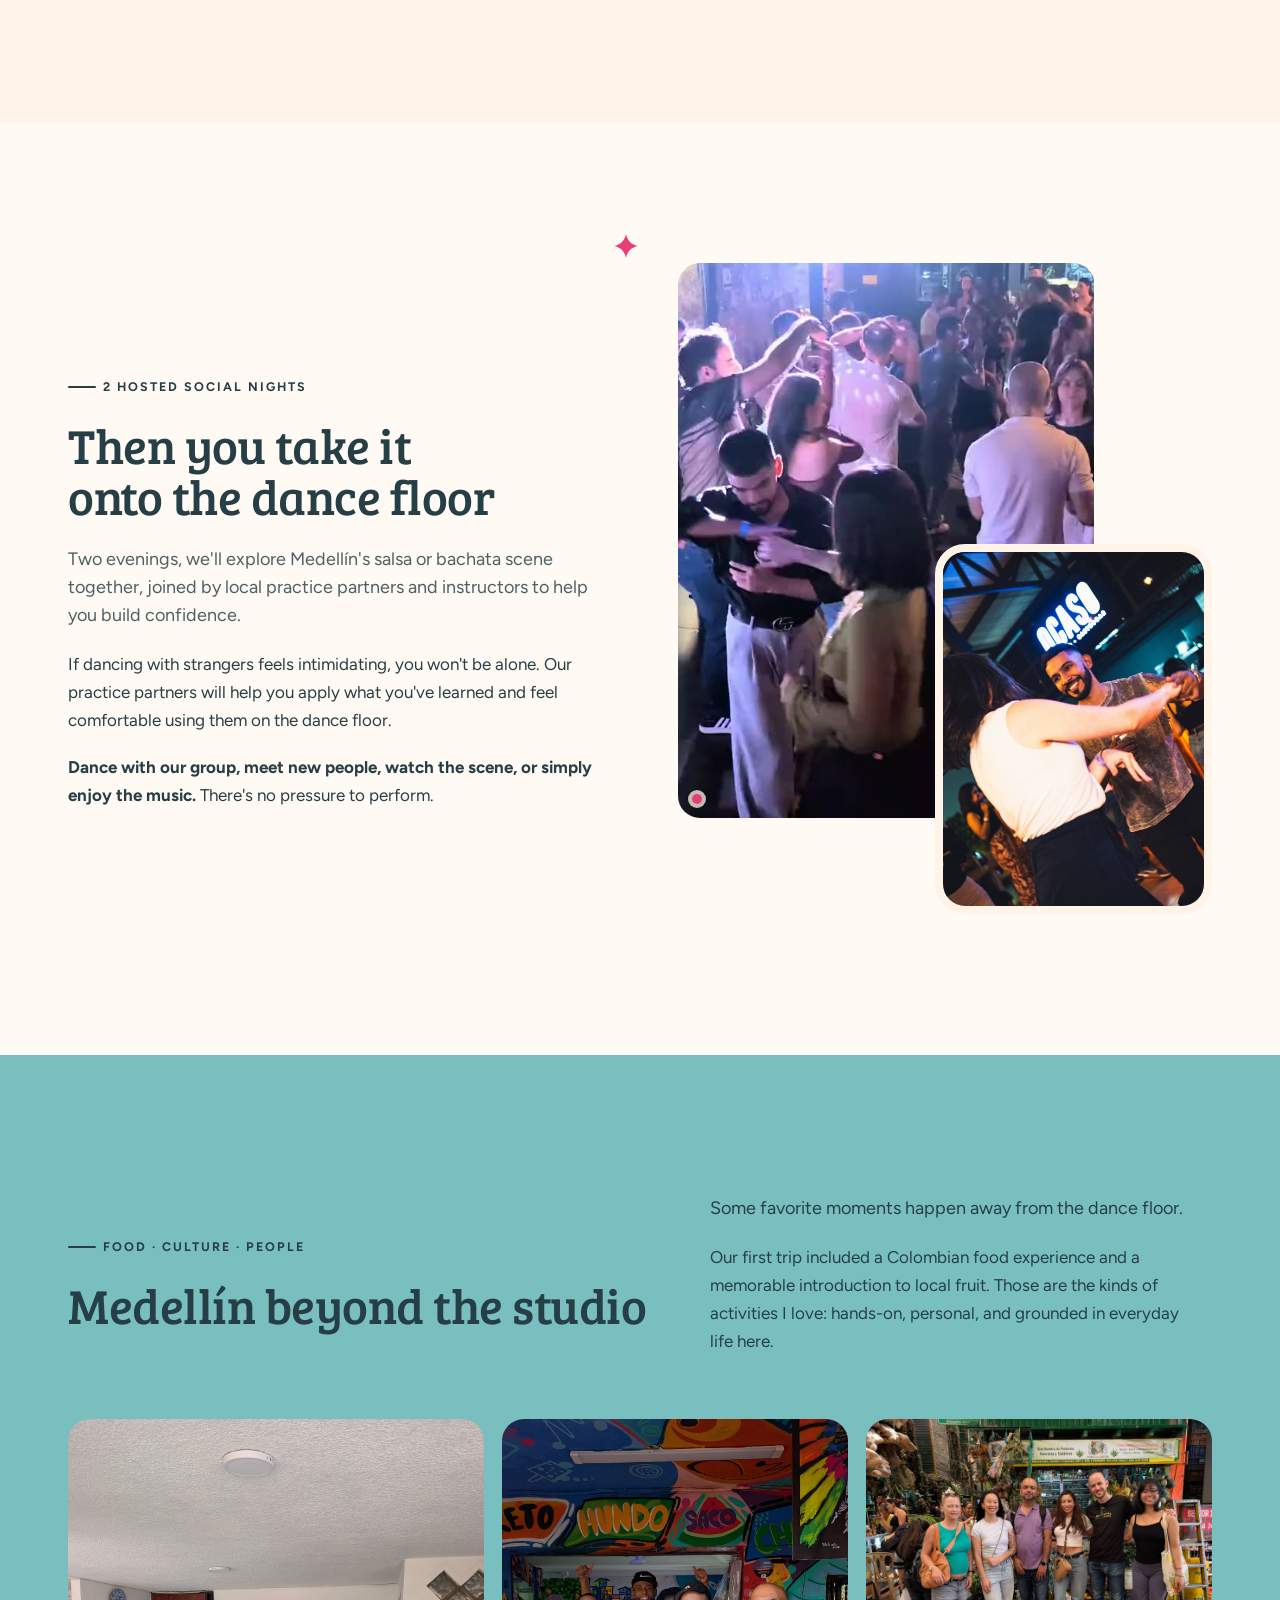
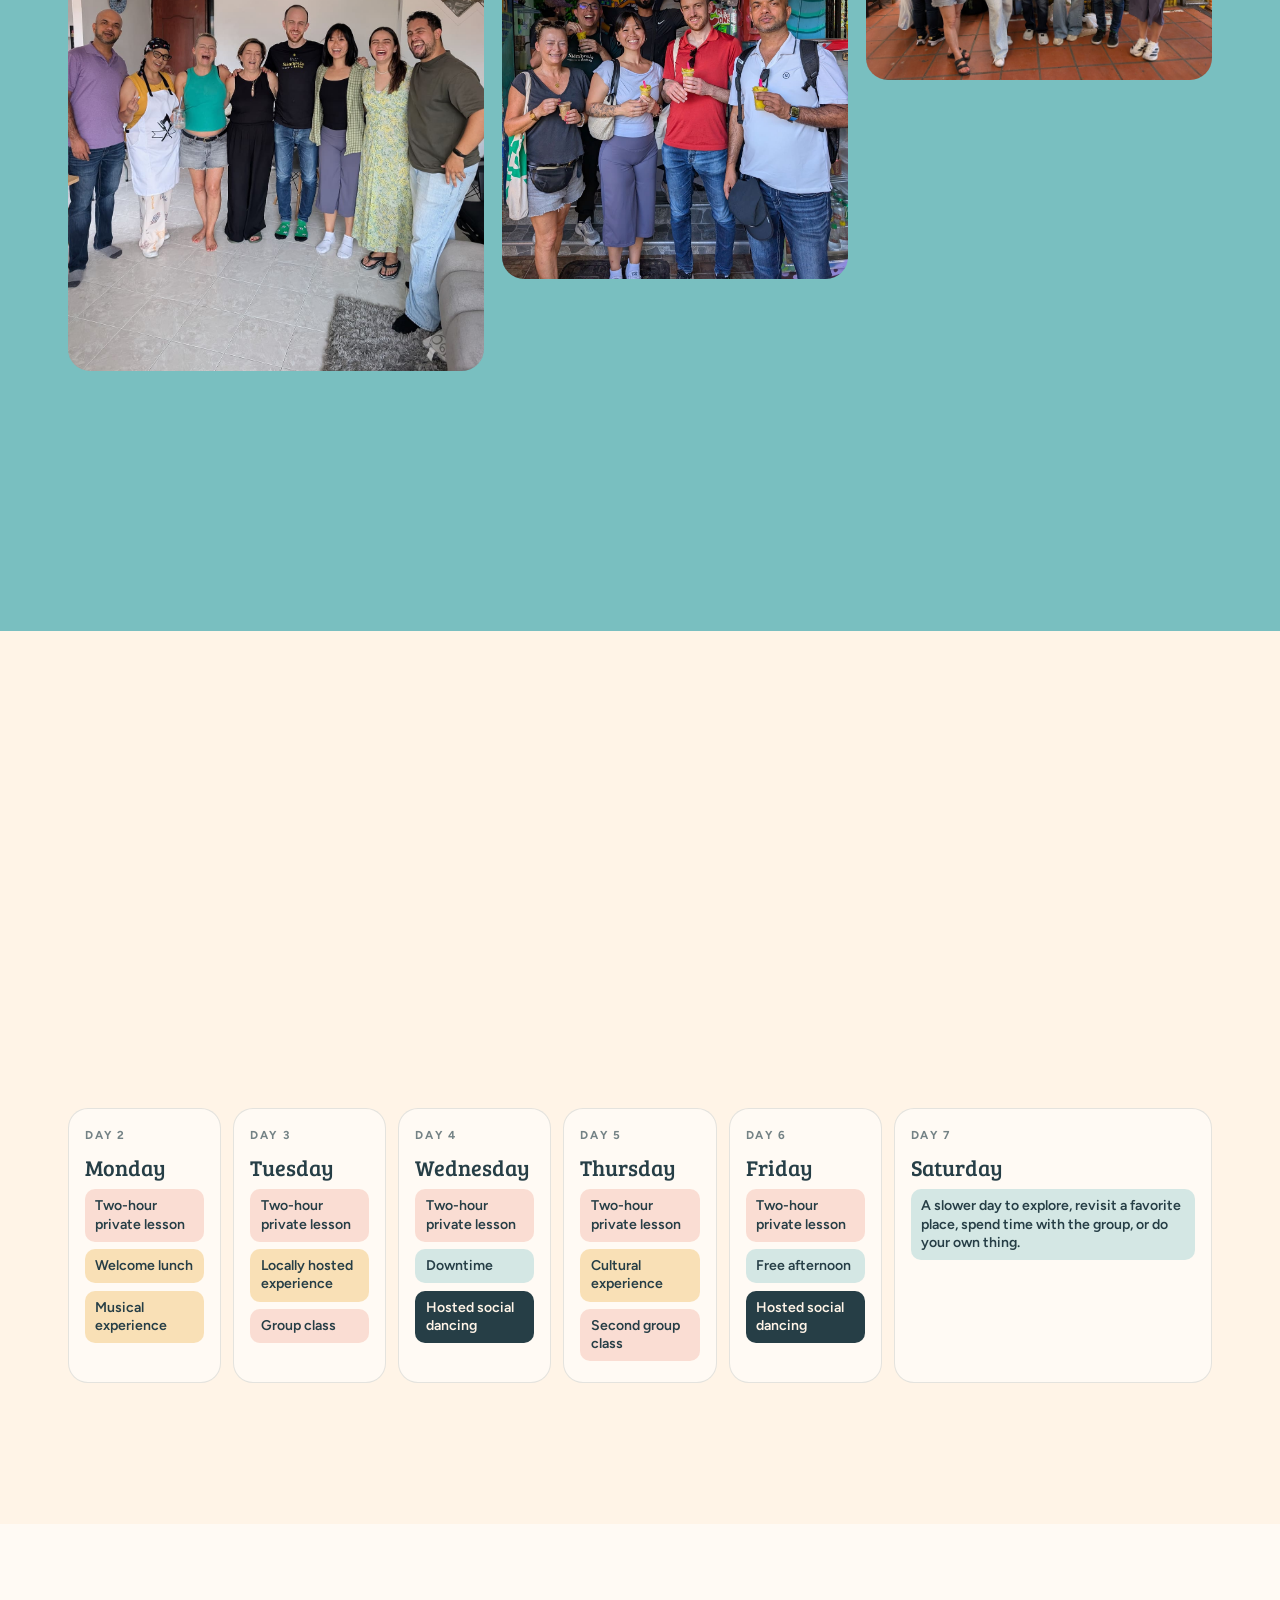
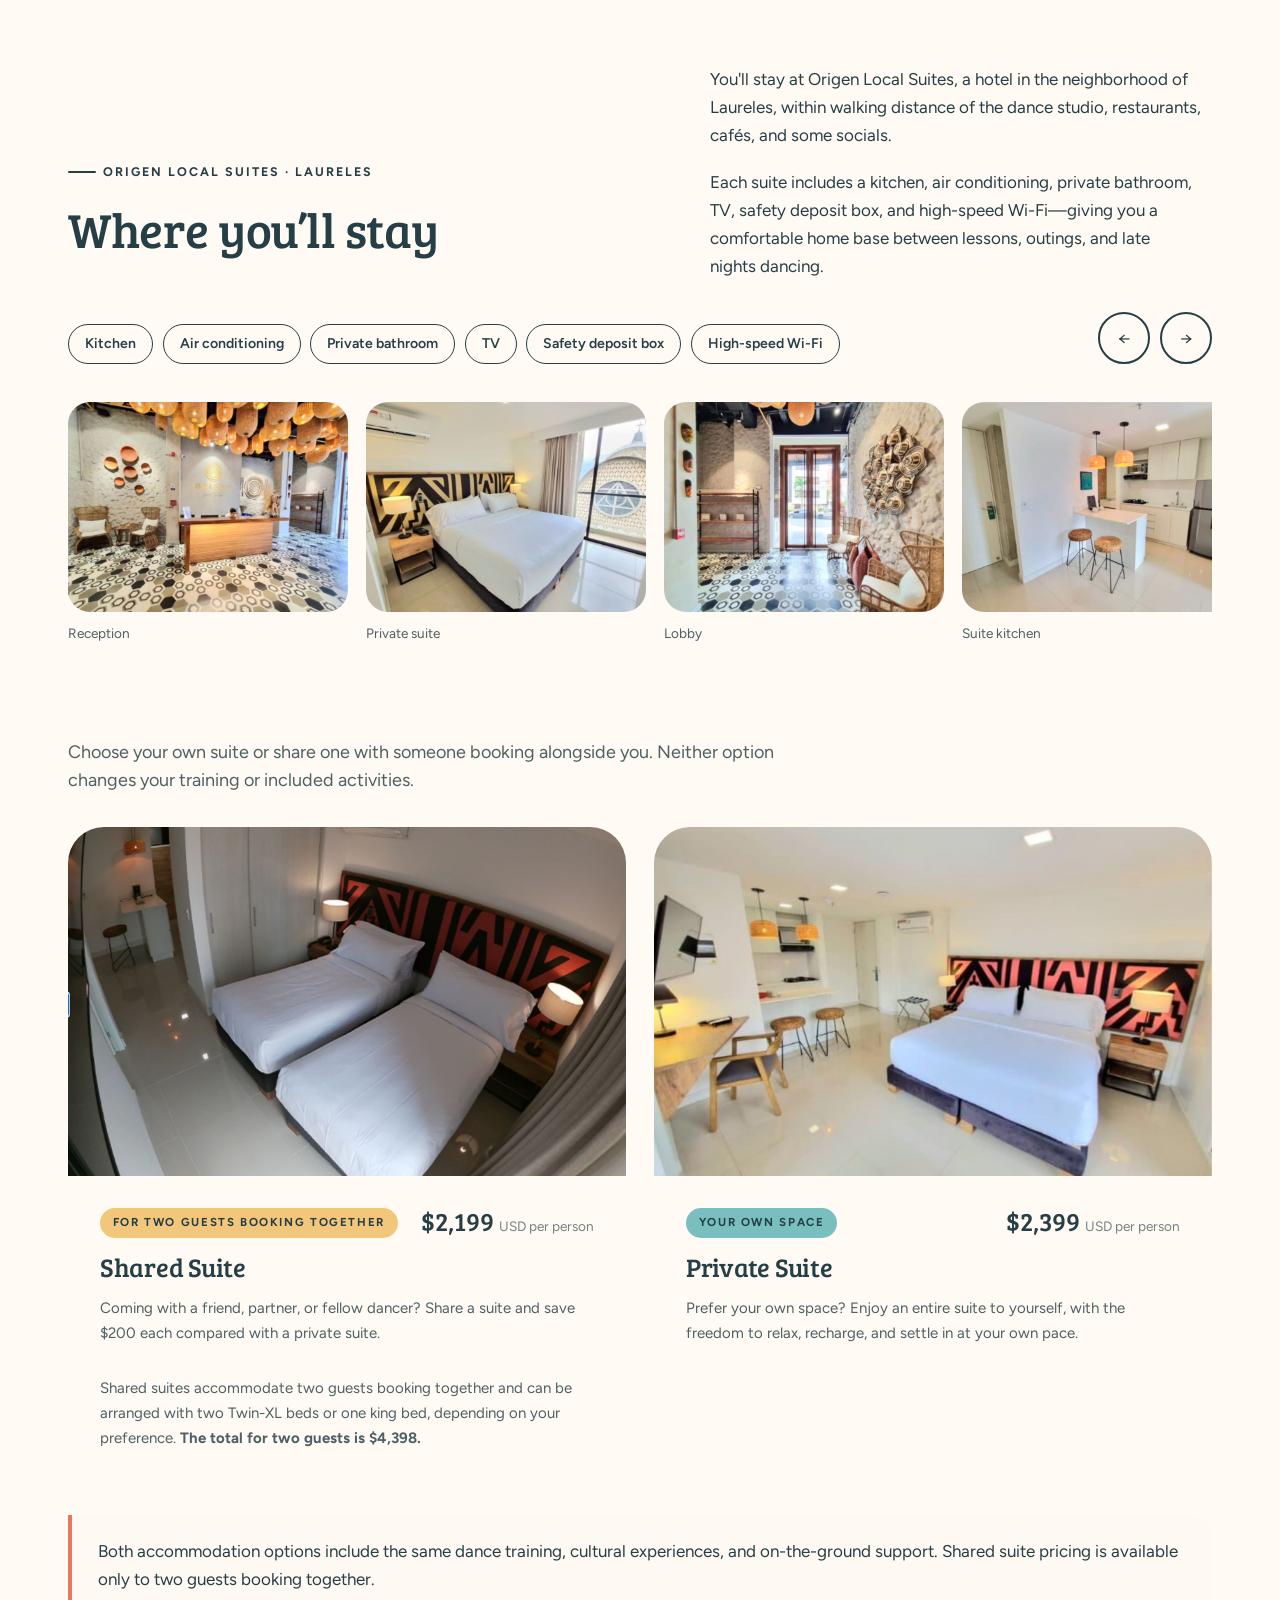
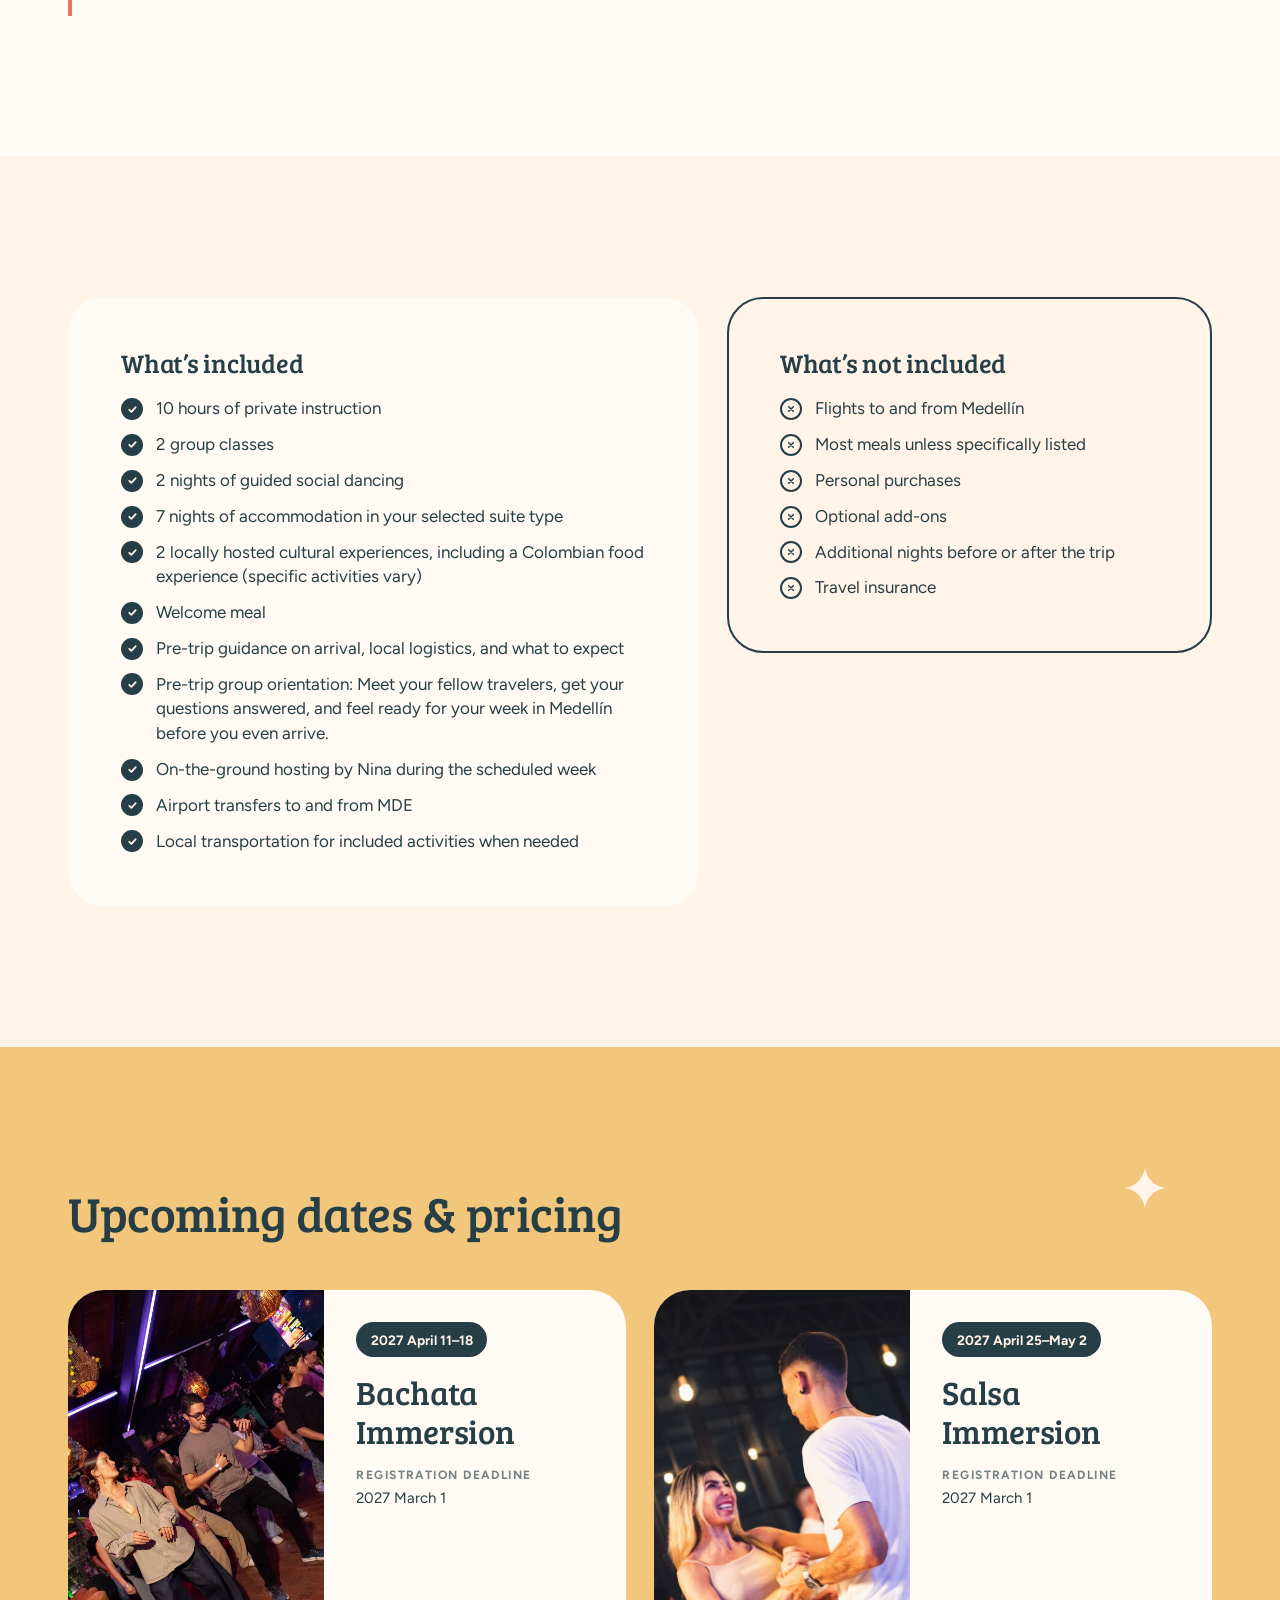
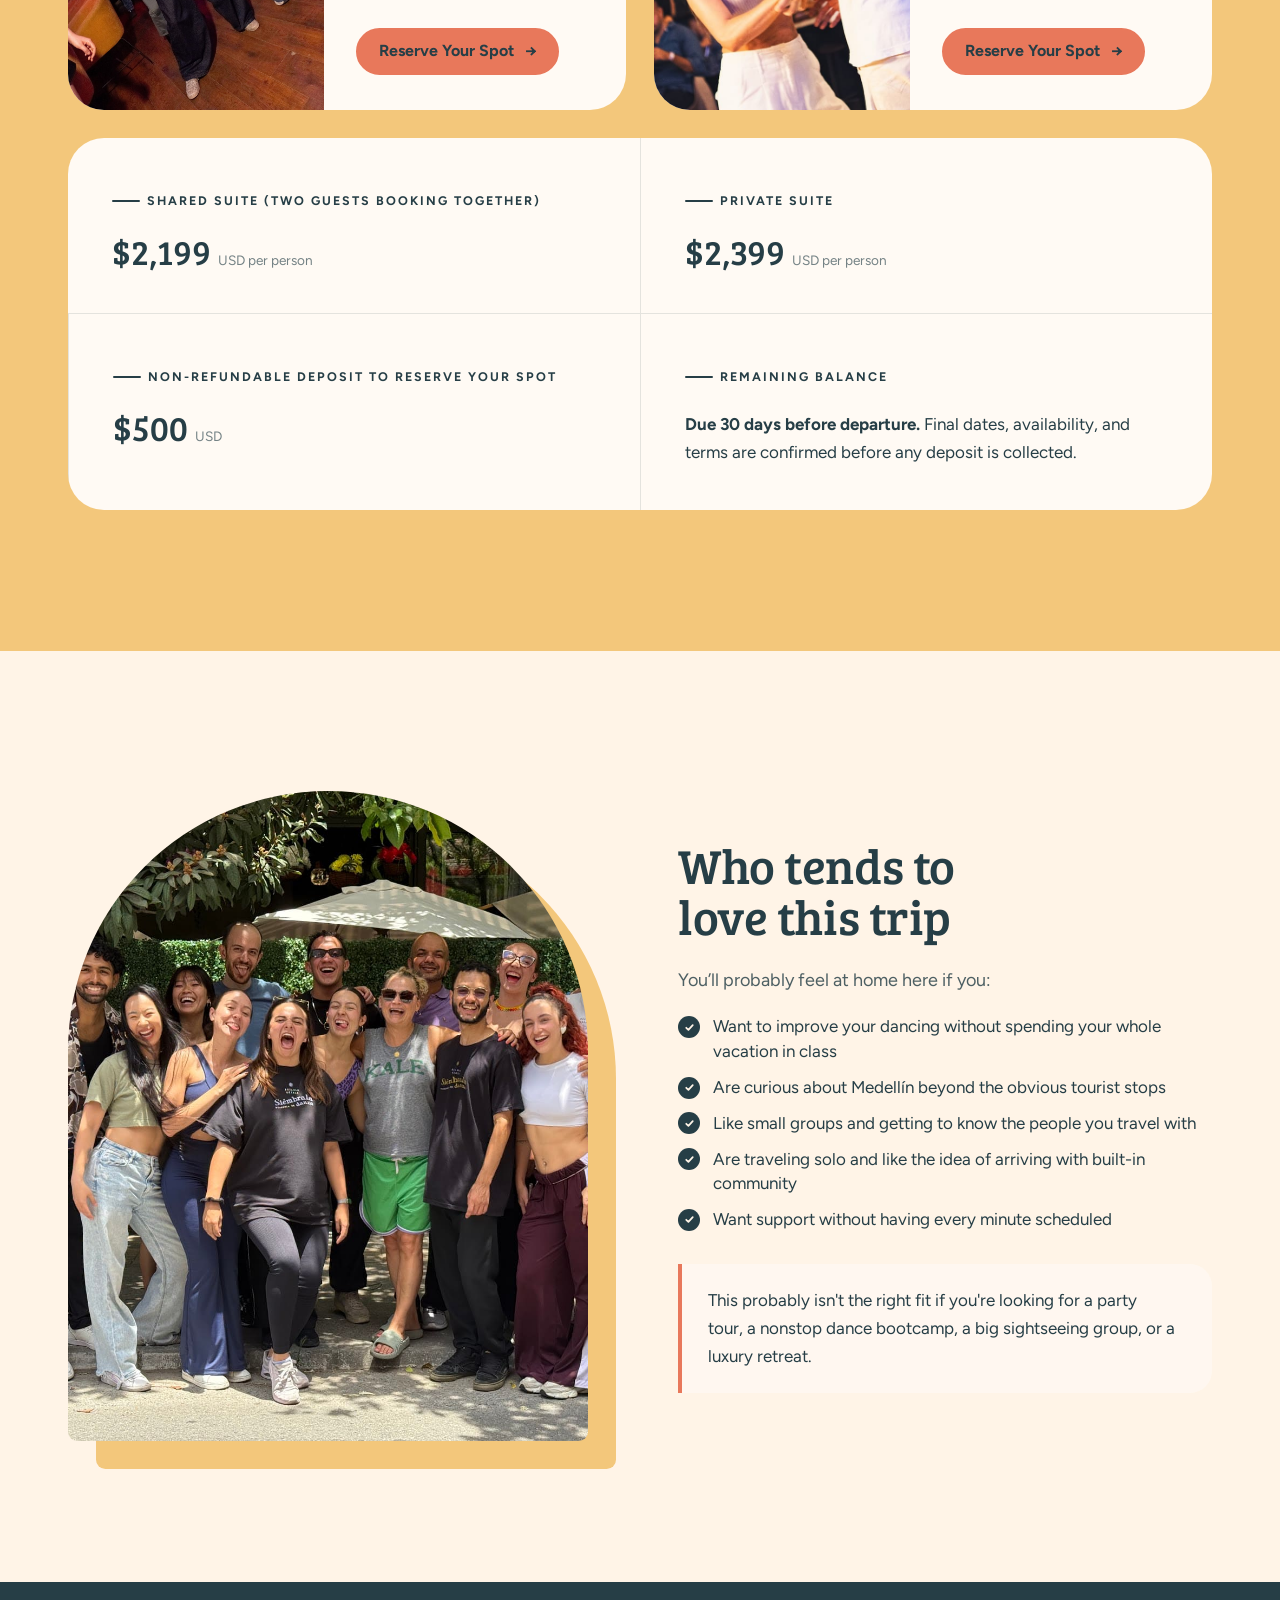
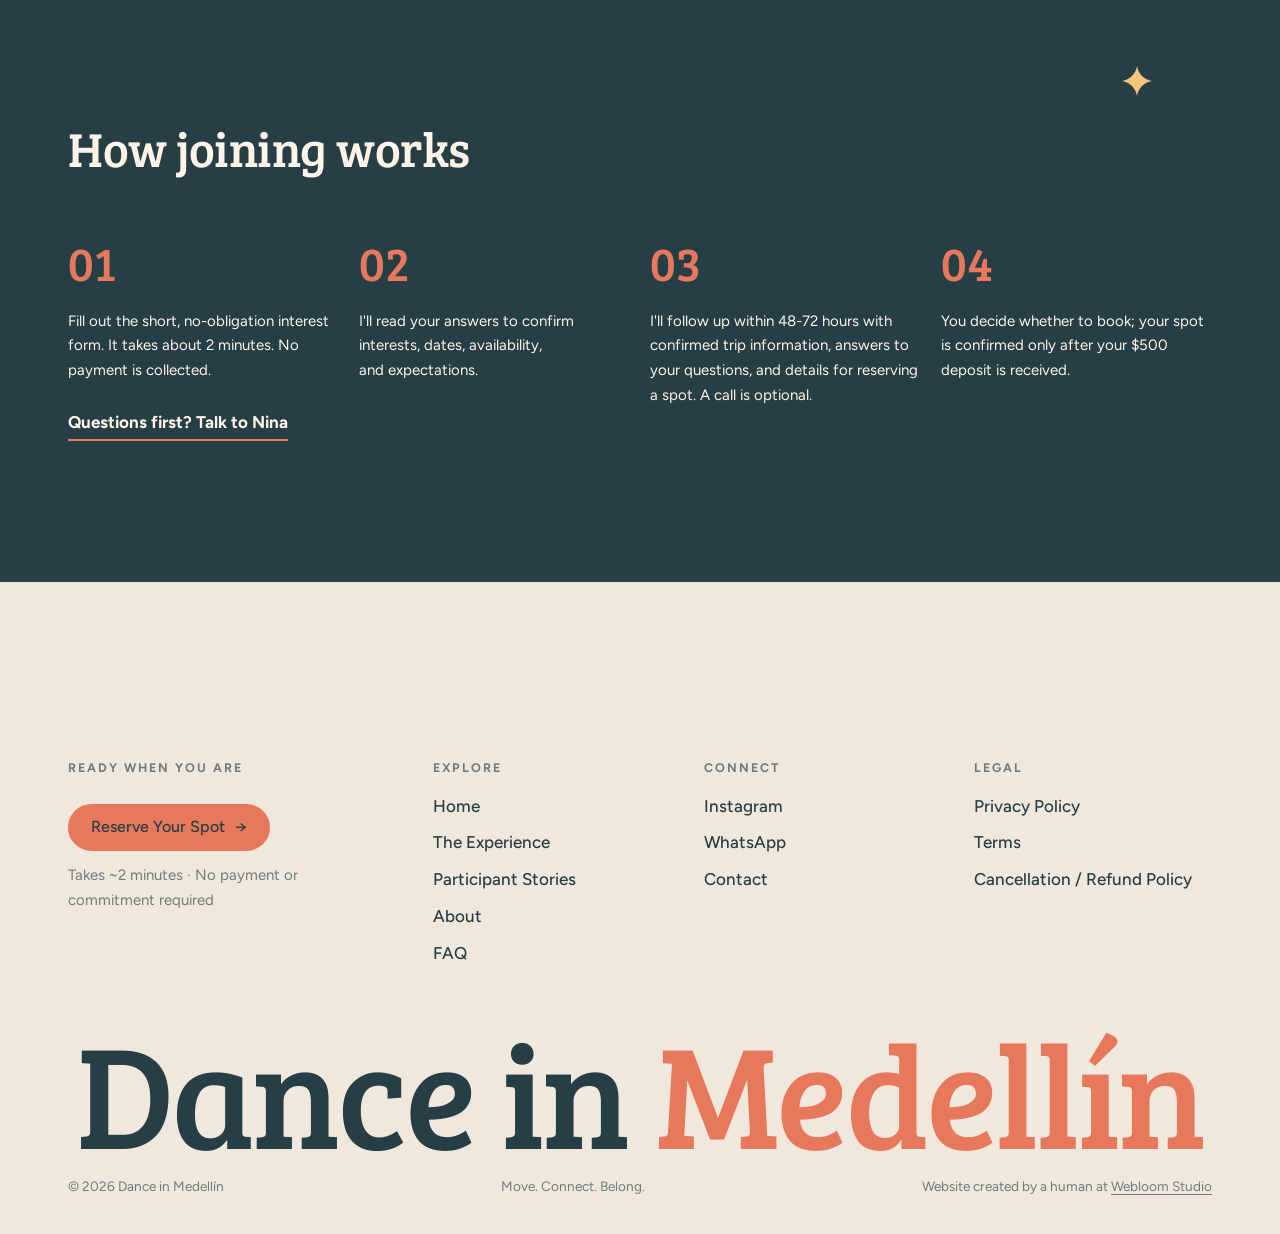
<file: experience.html>
<!doctype html>
<html lang="en" class="no-js">
<head>
  <meta charset="utf-8">
  <meta name="viewport" content="width=device-width, initial-scale=1">
  <title>Your Medellín Dance Vacation: What to Expect | Dance in Medellín</title>
  <meta name="description" content="Private salsa and bachata lessons, hosted social nights, local food and culture, and a comfortable suite in Laureles. Here's what a week with Dance in Medellín looks like.">
  <link rel="preconnect" href="https://fonts.googleapis.com">
  <link rel="preconnect" href="https://fonts.gstatic.com" crossorigin>
  <link href="https://fonts.googleapis.com/css2?family=Bree+Serif&family=Figtree:wght@300;400;500;600;700&display=swap" rel="stylesheet">
  <link rel="stylesheet" href="css/styles.css">
</head>
<body data-page="experience">
<main id="main">

  <!-- ============ HERO ============ -->
  <section class="page-hero" data-mouse>
    <span class="spark" style="--s:34px;--c:var(--papaya);top:24%;left:48%" data-depth="-16"></span>
    <div class="container page-hero__grid">
      <div>
        <p class="eyebrow" data-reveal>The Experience</p>
        <h1 data-split>Your Medellín Dance Vacation: What to Expect</h1>
        <p class="lead measure" data-reveal style="--d:.4s">Learn with local instructors, practice at real socials, get to know the city through food and people, and leave room for your own plans. This is a hosted dance-and-culture trip, not a party tour or an all-day bootcamp.</p>
        <div class="cta-row" data-reveal style="--d:.55s;margin-top:2rem">
          <div class="cta-block">
            <a class="btn" href="reserve.html">Reserve Your Spot <span class="arrow">→</span></a>
            <p class="cta-note">Takes ~2 minutes · No payment or commitment required</p>
          </div>
        </div>
      </div>
      <div class="page-hero__media">
        <div class="page-hero__shape" aria-hidden="true" data-depth="12"></div>
        <div class="zoom main" data-reveal="scale" data-depth="-6"><img src="images/group-class-siembrala.jpg" alt="Students practicing partner turns during a group salsa class at Siémbrala Dance Academy in Medellín" fetchpriority="high"></div>
        <div class="zoom inset" data-reveal="scale" style="--d:.4s" data-depth="18"><img src="images/market-pineapple.jpg" alt="Dance immersion guests tasting fresh pineapple at a traditional produce market"></div>
      </div>
    </div>
  </section>

  <!-- ============ PRIVATE LESSONS ============ -->
  <section class="section" style="padding-top:calc(var(--section)*.5)">
    <div class="container split-block">
      <div class="stack-imgs">
        <div class="zoom" data-reveal="clip"><img src="images/woman-local-dancer.jpg" alt="Woman practicing partner dancing with a local dancer in Medellín" loading="lazy"></div>
        <div class="zoom" data-reveal="clip" style="--d:.2s" data-parallax=".08"><img src="images/social-turn-bar.jpg" alt="Woman turning under her partner’s arm at a Medellín social" loading="lazy"></div>
      </div>
      <div>
        <p class="eyebrow" data-reveal>10 hours · one-on-one</p>
        <h2 data-split>Private lessons that are actually about you</h2>
        <p class="lead" data-reveal>You'll receive ten hours of one-on-one private instruction: two hours a day, Monday through Friday. If ten hours doesn’t seem enough, add-ons are available.</p>
        <p data-reveal>Your instructor adapts to your level and goals. You might focus on timing, leading or following, body movement, musicality, partnerwork, or getting comfortable with the basics. You don't need a dance partner, and you won't follow a preset curriculum.</p>
        <p class="big-quote" data-reveal style="margin-top:1.6rem">By the end of the week, the goal is not simply to have taken ten hours of class. It’s to notice that something feels better the next time your favorite song comes on.</p>
      </div>
    </div>
  </section>

  <!-- ============ DANCE FLOOR ============ -->
  <section class="section bg-paper">
    <span class="spark spark--b" style="--s:24px;--c:var(--pink);top:12%;left:48%"></span>
    <div class="container split-block split-block--rev">
      <div class="stack-imgs">
        <div class="zoom  is-video" data-reveal="scale"><video autoplay muted loop playsinline preload="metadata" poster="videos/social-floor-loop-poster.jpg" aria-label="Video: couples dancing on a packed social floor in Medellín"><source src="videos/social-floor-loop.mp4" type="video/mp4"></video></div>
        <div class="zoom" data-reveal="clip" style="--d:.2s" data-parallax=".08"><img src="images/partners-smiling.jpg" alt="Two dance partners smiling while dancing together at a social dance venue" loading="lazy" style="object-position:50% 35%"></div>
      </div>
      <div>
        <p class="eyebrow" data-reveal>2 hosted social nights</p>
        <h2 data-split>Then you take it onto the dance floor</h2>
        <p class="lead" data-reveal>Two evenings, we'll explore Medellín's salsa or bachata scene together, joined by local practice partners and instructors to help you build confidence.</p>
        <p data-reveal>If dancing with strangers feels intimidating, you won't be alone. Our practice partners will help you apply what you've learned and feel comfortable using them on the dance floor.</p>
        <p data-reveal><strong>Dance with our group, meet new people, watch the scene, or simply enjoy the music.</strong> There's no pressure to perform.</p>
      </div>
    </div>
  </section>

  <!-- ============ BEYOND THE STUDIO ============ -->
  <section class="section bg-blue">
    <div class="container">
      <div class="why__head" style="margin-bottom:0">
        <div>
          <p class="eyebrow" data-reveal>Food · culture · people</p>
          <h2 data-split>Medellín beyond the studio</h2>
        </div>
        <div data-reveal>
          <p class="lead" style="color:var(--ink)">Some favorite moments happen away from the dance floor.</p>
          <p>Our first trip included a Colombian food experience and a memorable introduction to local fruit. Those are the kinds of activities I love: hands-on, personal, and grounded in everyday life here.</p>
        </div>
      </div>
      <div class="trio" data-stagger=".12">
        <figure><div class="zoom" style="height:100%"><img src="images/group-cooking-hosts.jpg" alt="Guests and local hosts together after a hands-on Colombian cooking experience" loading="lazy"></div></figure>
        <figure><div class="zoom"><img src="images/ice-pops.jpg" alt="Small group enjoying fresh ice pops during a cultural experience in Medellín" loading="lazy"></div></figure>
        <figure><div class="zoom"><img src="images/group-market-visit.jpg" alt="Small group visiting a local shop during a cultural outing in Medellín" loading="lazy"></div></figure>
      </div>
      <p class="measure" data-reveal style="margin-top:2.2rem">Future weeks will include a locally hosted food experience and another cultural activity chosen with our Colombian partners. The specific activities may change, and I'll share confirmed plans before booking.</p>
    </div>
  </section>

  <!-- ============ SAMPLE WEEK (calendar) ============ -->
  <section class="section">
    <div class="container">
      <p class="eyebrow" data-reveal>The week's rhythm</p>
      <h2 data-split>A sample week</h2>
      <p class="lead measure" data-reveal>This is an example of the week's rhythm, not a fixed daily schedule. Exact timing may change.</p>
      <div class="week-ends" data-stagger=".1" style="margin-top:2.4rem">
        <div class="day day--end">
          <div><div class="day__label">Day 1</div><div class="day__name">Arrival day</div></div>
          <p>Airport pickup, hotel check-in, get settled in, and rest well for the week ahead.</p>
        </div>
        <div class="day day--end">
          <div><div class="day__label">Day 8</div><div class="day__name">Departure day</div></div>
          <p>Hotel check-out and arranged return airport transfer on the trip's departure date.</p>
        </div>
      </div>
      <div class="week" data-stagger=".07">
        <div class="day"><div class="day__label">Day 2</div><div class="day__name">Monday</div>
          <ul><li class="is-lesson">Two-hour private lesson</li><li class="is-culture">Welcome lunch</li><li class="is-culture">Musical experience</li></ul></div>
        <div class="day"><div class="day__label">Day 3</div><div class="day__name">Tuesday</div>
          <ul><li class="is-lesson">Two-hour private lesson</li><li class="is-culture">Locally hosted experience</li><li class="is-lesson">Group class</li></ul></div>
        <div class="day"><div class="day__label">Day 4</div><div class="day__name">Wednesday</div>
          <ul><li class="is-lesson">Two-hour private lesson</li><li class="is-free">Downtime</li><li class="is-social">Hosted social dancing</li></ul></div>
        <div class="day"><div class="day__label">Day 5</div><div class="day__name">Thursday</div>
          <ul><li class="is-lesson">Two-hour private lesson</li><li class="is-culture">Cultural experience</li><li class="is-lesson">Second group class</li></ul></div>
        <div class="day"><div class="day__label">Day 6</div><div class="day__name">Friday</div>
          <ul><li class="is-lesson">Two-hour private lesson</li><li class="is-free">Free afternoon</li><li class="is-social">Hosted social dancing</li></ul></div>
        <div class="day day--wide"><div class="day__label">Day 7</div><div class="day__name">Saturday</div>
          <ul><li class="is-free">A slower day to explore, revisit a favorite place, spend time with the group, or do your own thing.</li></ul></div>
      </div>
    </div>
  </section>

  <!-- ============ WHERE YOU'LL STAY ============ -->
  <section class="section bg-paper" data-slider>
    <div class="container">
      <div class="why__head" style="margin-bottom:0">
        <div>
          <p class="eyebrow" data-reveal>Origen Local Suites · Laureles</p>
          <h2 data-split>Where you’ll stay</h2>
        </div>
        <div data-reveal>
          <p>You'll stay at Origen Local Suites, a hotel in the neighborhood of Laureles, within walking distance of the dance studio, restaurants, cafés, and some socials.</p>
          <p>Each suite includes a kitchen, air conditioning, private bathroom, TV, safety deposit box, and high-speed Wi-Fi—giving you a comfortable home base between lessons, outings, and late nights dancing.</p>
        </div>
      </div>
      <div style="display:flex;justify-content:space-between;align-items:end;gap:1rem;flex-wrap:wrap;margin-top:2rem">
        <div class="amenities" data-stagger=".05" style="margin:0">
          <span class="pill">Kitchen</span><span class="pill">Air conditioning</span><span class="pill">Private bathroom</span><span class="pill">TV</span><span class="pill">Safety deposit box</span><span class="pill">High-speed Wi-Fi</span>
        </div>
        <div class="slider-ctrl">
          <button type="button" data-dir="-1" aria-label="Previous photos">←</button>
          <button type="button" data-dir="1" aria-label="Next photos">→</button>
        </div>
      </div>
      <div class="hotel-slider" tabindex="0" aria-label="Photos of Origen Local Suites">
        <figure><div class="zoom"><img src="images/hotel-reception.jpg" alt="Reception area at Origen Local Suites with woven pendant lights and patterned floor tiles" loading="lazy"></div><figcaption>Reception</figcaption></figure>
        <figure><div class="zoom"><img src="images/suite-king.jpg" alt="Private suite bedroom with a king bed and natural light" loading="lazy"></div><figcaption>Private suite</figcaption></figure>
        <figure><div class="zoom"><img src="images/hotel-lobby.jpg" alt="Hotel lobby with wicker chairs, patterned floor tiles, and glass entrance" loading="lazy"></div><figcaption>Lobby</figcaption></figure>
        <figure><div class="zoom"><img src="images/hotel-kitchenette.jpg" alt="Equipped kitchenette in a guest suite" loading="lazy"></div><figcaption>Suite kitchen</figcaption></figure>
        <figure><div class="zoom"><img src="images/hotel-bathroom.jpg" alt="Private bathroom with walk-in shower and modern vanity" loading="lazy"></div><figcaption>Private bathroom</figcaption></figure>
        <figure><div class="zoom"><img src="images/hotel-seating.jpg" alt="Cozy hotel seating area with wicker chairs and Colombian-inspired wall decor" loading="lazy" style="object-position:50% 70%"></div><figcaption>Seating area</figcaption></figure>
        <figure><div class="zoom"><img src="images/hotel-laundry.jpg" alt="Guest laundry room with stacked washers and dryers" loading="lazy"></div><figcaption>Guest laundry</figcaption></figure>
      </div>

      <p class="lead measure" data-reveal style="margin-top:clamp(48px,6vw,80px)">Choose your own suite or share one with someone booking alongside you. Neither option changes your training or included activities.</p>
      <div class="suites" data-stagger=".15" style="margin-top:2rem">
        <article class="suite-card">
          <div class="zoom"><img src="images/suite-shared-twin.jpg" alt="Shared suite with two Twin XL beds" loading="lazy"></div>
          <div class="suite-card__body">
            <div class="suite-card__top"><span class="tag">For two guests booking together</span><span class="price">$2,199 <small>USD per person</small></span></div>
            <h3>Shared Suite</h3>
            <p>Coming with a friend, partner, or fellow dancer? Share a suite and save $200 each compared with a private suite.</p>
            <p>Shared suites accommodate two guests booking together and can be arranged with two Twin-XL beds or one king bed, depending on your preference. <strong>The total for two guests is $4,398.</strong></p>
          </div>
        </article>
        <article class="suite-card">
          <div class="zoom"><img src="images/suite-king-desk.jpg" alt="Spacious private suite with king bed, desk, and kitchenette" loading="lazy"></div>
          <div class="suite-card__body">
            <div class="suite-card__top"><span class="tag tag--blue">Your own space</span><span class="price">$2,399 <small>USD per person</small></span></div>
            <h3>Private Suite</h3>
            <p>Prefer your own space? Enjoy an entire suite to yourself, with the freedom to relax, recharge, and settle in at your own pace.</p>
          </div>
        </article>
      </div>
      <p class="fit-note" data-reveal>Both accommodation options include the same dance training, cultural experiences, and on-the-ground support. Shared suite pricing is available only to two guests booking together.</p>
    </div>
  </section>

  <!-- ============ INCLUDED ============ -->
  <section class="section">
    <div class="container">
      <div class="incl">
        <div class="incl__box incl__box--yes" data-reveal="left">
          <h2 style="font-size:var(--fs-h3)">What’s included</h2>
          <ul class="check-list" style="margin-top:1.2rem">
            <li>10 hours of private instruction</li>
            <li>2 group classes</li>
            <li>2 nights of guided social dancing</li>
            <li>7 nights of accommodation in your selected suite type</li>
            <li>2 locally hosted cultural experiences, including a Colombian food experience (specific activities vary)</li>
            <li>Welcome meal</li>
            <li>Pre-trip guidance on arrival, local logistics, and what to expect</li>
            <li>Pre-trip group orientation: Meet your fellow travelers, get your questions answered, and feel ready for your week in Medellín before you even arrive.</li>
            <li>On-the-ground hosting by Nina during the scheduled week</li>
            <li>Airport transfers to and from MDE</li>
            <li>Local transportation for included activities when needed</li>
          </ul>
        </div>
        <div class="incl__box incl__box--no" data-reveal="right">
          <h2 style="font-size:var(--fs-h3)">What’s not included</h2>
          <ul class="check-list cross-list" style="margin-top:1.2rem">
            <li>Flights to and from Medellín</li>
            <li>Most meals unless specifically listed</li>
            <li>Personal purchases</li>
            <li>Optional add-ons</li>
            <li>Additional nights before or after the trip</li>
            <li>Travel insurance</li>
          </ul>
        </div>
      </div>
    </div>
  </section>

  <!-- ============ DATES & PRICING ============ -->
  <section class="section bg-mango" id="dates">
    <span class="spark" style="--s:40px;--c:var(--coconut);top:10%;right:9%"></span>
    <div class="container">
      <h2 data-split>Upcoming dates &amp; pricing</h2>
      <div class="trips__grid" data-stagger=".15" style="margin-top:clamp(32px,4vw,56px)">
        <article class="trip-card">
          <div class="zoom"><img src="images/social-floor-lines.jpg" alt="Dancers filling a social floor in Medellín" loading="lazy"></div>
          <div class="trip-card__body">
            <span class="date-chip">2027 April 11–18</span>
            <h3>Bachata Immersion</h3>
            <dl><div><dt>Registration deadline</dt><dd>2027 March 1</dd></div></dl>
            <a class="btn btn--sm" href="reserve.html">Reserve Your Spot <span class="arrow">→</span></a>
          </div>
        </article>
        <article class="trip-card">
          <div class="zoom"><img src="images/social-couple-laughing.jpg" alt="Couple laughing while dancing at a Medellín social" loading="lazy"></div>
          <div class="trip-card__body">
            <span class="date-chip">2027 April 25–May 2</span>
            <h3>Salsa Immersion</h3>
            <dl><div><dt>Registration deadline</dt><dd>2027 March 1</dd></div></dl>
            <a class="btn btn--sm" href="reserve.html">Reserve Your Spot <span class="arrow">→</span></a>
          </div>
        </article>
      </div>
      <div class="pricing-box" data-reveal>
        <div><p class="eyebrow">Shared Suite (two guests booking together)</p><p class="price">$2,199 <small>USD per person</small></p></div>
        <div><p class="eyebrow">Private Suite</p><p class="price">$2,399 <small>USD per person</small></p></div>
        <div style="border-top:1px solid var(--ink-12)"><p class="eyebrow">Non-refundable deposit to reserve your spot</p><p class="price">$500 <small>USD</small></p></div>
        <div style="border-top:1px solid var(--ink-12)"><p class="eyebrow">Remaining balance</p><p style="margin:0"><strong>Due 30 days before departure.</strong> Final dates, availability, and terms are confirmed before any deposit is collected.</p></div>
      </div>
    </div>
  </section>

  <!-- ============ WHO LOVES THIS ============ -->
  <section class="section">
    <div class="container split-block">
      <div class="nina__photo" data-reveal="left" style="max-width:520px">
        <div class="zoom"><img src="images/group-outdoors-laughing.jpg" alt="Salsa immersion participants and local instructors laughing together outdoors in Medellín" loading="lazy"></div>
      </div>
      <div>
        <h2 data-split>Who tends to love this trip</h2>
        <p class="lead" data-reveal>You’ll probably feel at home here if you:</p>
        <ul class="check-list" data-stagger=".08">
          <li>Want to improve your dancing without spending your whole vacation in class</li>
          <li>Are curious about Medellín beyond the obvious tourist stops</li>
          <li>Like small groups and getting to know the people you travel with</li>
          <li>Are traveling solo and like the idea of arriving with built-in community</li>
          <li>Want support without having every minute scheduled</li>
        </ul>
        <p class="fit-note" data-reveal>This probably isn't the right fit if you're looking for a party tour, a nonstop dance bootcamp, a big sightseeing group, or a luxury retreat.</p>
      </div>
    </div>
  </section>

  <!-- ============ HOW JOINING WORKS (dark moment) ============ -->
  <section class="section bg-ink">
    <span class="spark" style="--s:30px;--c:var(--mango);top:14%;right:10%"></span>
    <div class="container">
      <h2 data-split>How joining works</h2>
      <div class="steps" data-stagger=".12">
        <div class="step"><p style="color:var(--coconut)">Fill out the short, no-obligation interest form. It takes about 2 minutes. No payment is collected.</p></div>
        <div class="step"><p style="color:var(--coconut)">I'll read your answers to confirm interests, dates, availability, and expectations.</p></div>
        <div class="step"><p style="color:var(--coconut)">I'll follow up within 48-72 hours with confirmed trip information, answers to your questions, and details for reserving a spot. A call is optional.</p></div>
        <div class="step"><p style="color:var(--coconut)">You decide whether to book; your spot is confirmed only after your $500 deposit is received.</p></div>
      </div>
        <a class="link-arrow" href="reserve.html#connect">Questions first? Talk to Nina</a>
      </div>
    </div>
  </section>

</main>
<script src="js/main.js"></script>
</body>
</html>
</file>
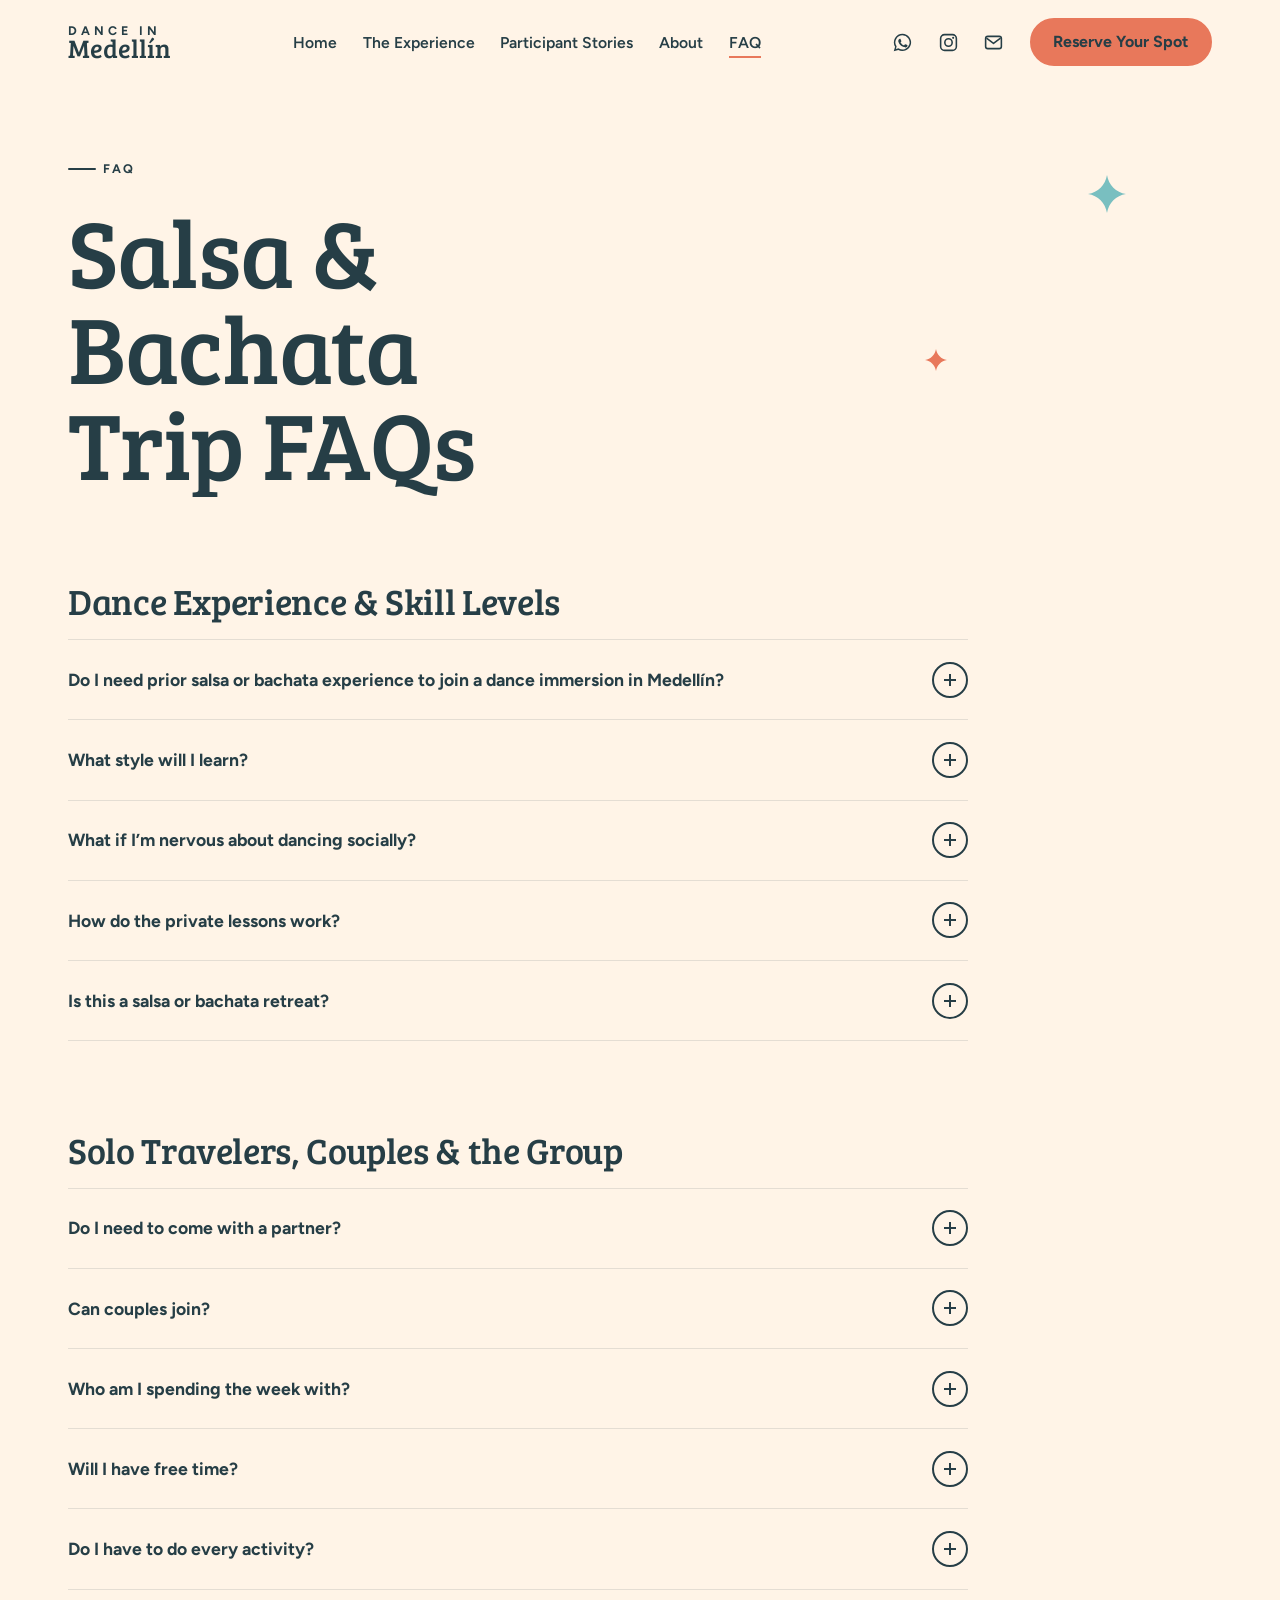
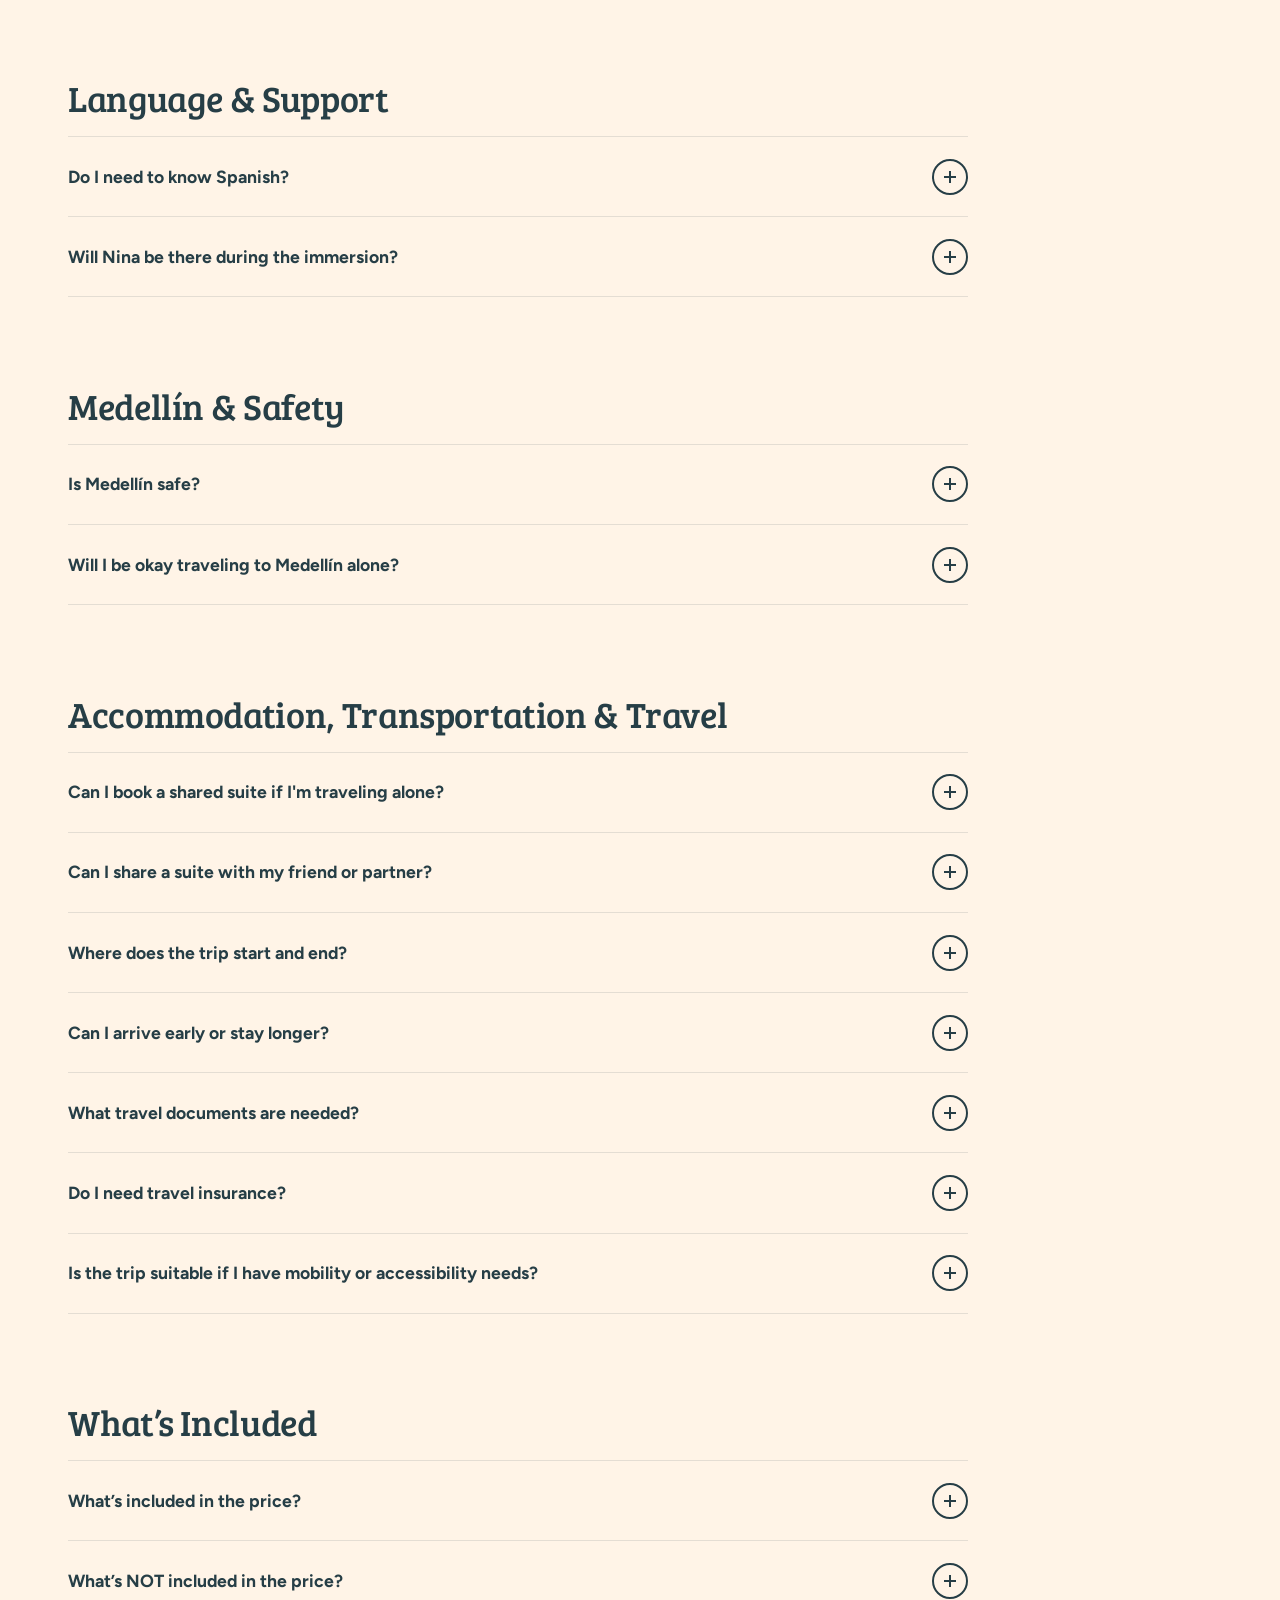
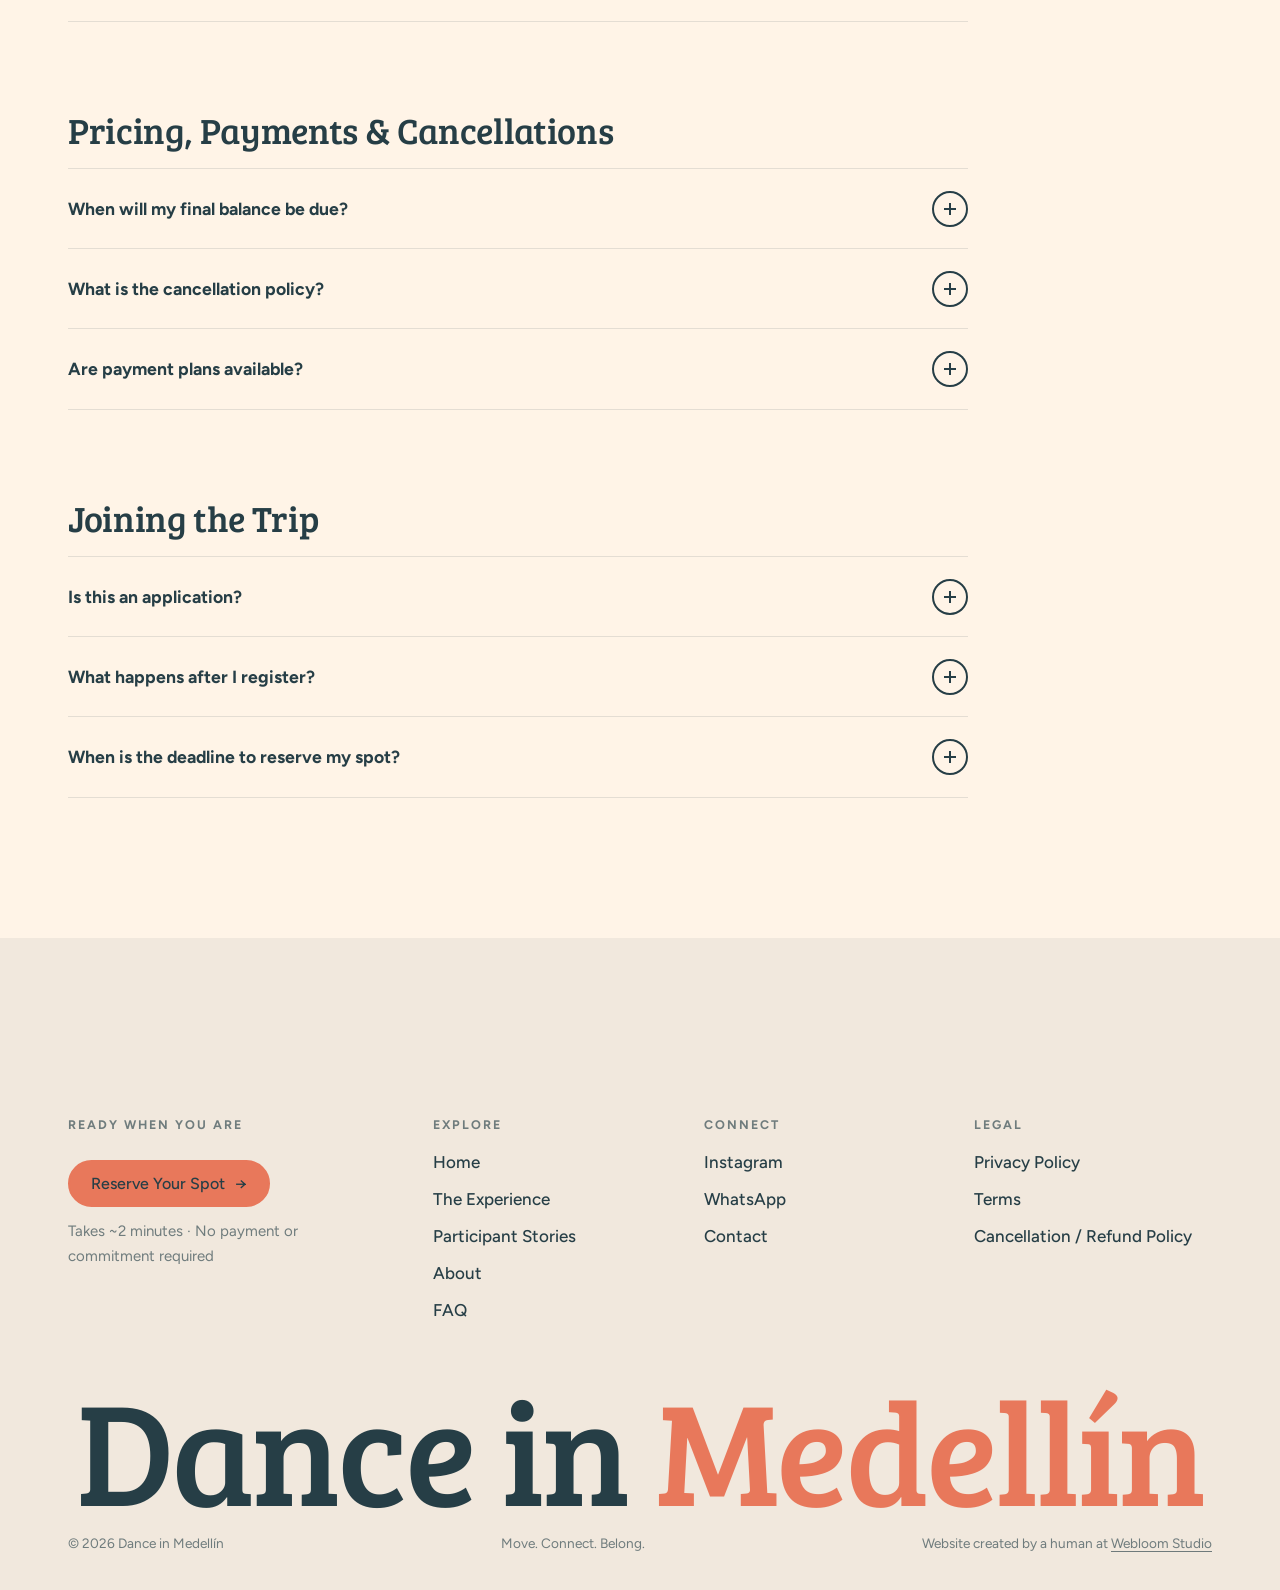
<file: faq.html>
<!doctype html>
<html lang="en" class="no-js">
<head>
  <meta charset="utf-8">
  <meta name="viewport" content="width=device-width, initial-scale=1">
  <title>Salsa & Bachata Trip FAQs | Dance in Medellín</title>
  <meta name="description" content="Skill levels, solo travel, Spanish, safety, accommodation, pricing, deposits and cancellations: answers to common questions about Dance in Medellín trips.">
  <link rel="preconnect" href="https://fonts.googleapis.com">
  <link rel="preconnect" href="https://fonts.gstatic.com" crossorigin>
  <link href="https://fonts.googleapis.com/css2?family=Bree+Serif&family=Figtree:wght@300;400;500;600;700&display=swap" rel="stylesheet">
  <link rel="stylesheet" href="css/styles.css">
</head>
<body data-page="faq">
<main id="main">

  <section class="page-hero" style="padding-bottom:calc(var(--section)*.5)">
    <span class="spark" style="--s:38px;--c:var(--blue);top:30%;right:12%"></span>
    <span class="spark spark--b" style="--s:22px;--c:var(--papaya);top:60%;right:26%"></span>
    <div class="container">
      <p class="eyebrow" data-reveal>FAQ</p>
      <h1 data-split style="font-size:clamp(3rem,7.5vw,7rem);max-width:13ch">Salsa &amp; Bachata Trip FAQs</h1>
    </div>
  </section>

  <section class="section" style="padding-top:0">
    <div class="container faq-layout">
      <div>
        <div class="faq-group" id="dance" data-reveal>
          <h2>Dance Experience &amp; Skill Levels</h2>
          <details class="faq"><summary>Do I need prior salsa or bachata experience to join a dance immersion in Medellín?<span class="pm" aria-hidden="true"></span></summary>
            <div class="faq__a"><p>No. Complete beginners and experienced dancers are welcome. Your one-on-one lessons are built around your level. Group classes bring everyone together, while hosted socials give you a chance to practice at your own pace.</p></div></details>
          <details class="faq"><summary>What style will I learn?<span class="pm" aria-hidden="true"></span></summary>
            <div class="faq__a"><p>If you have a style you'd like to focus on—such as salsa on1, on2, Cuban, or Cali-style, or a particular style of bachata, we’re happy to accommodate that. If you’re unsure, we can introduce the differences and help you discover what feels best for you.</p></div></details>
          <details class="faq"><summary>What if I’m nervous about dancing socially?<span class="pm" aria-hidden="true"></span></summary>
            <div class="faq__a"><p>It can be intimidating to use new steps at a social. That's why local practice partners or instructors join our two hosted nights to dance with guests and help bridge the gap between class and the real floor. You can also watch, rest, or dance independently.</p></div></details>
          <details class="faq"><summary>How do the private lessons work?<span class="pm" aria-hidden="true"></span></summary>
            <div class="faq__a"><p>You'll have ten hours of one-on-one instruction, usually two hours a day on Monday through Friday. Your teacher adapts the sessions to your level, goals, and what they notice in your dancing. One person might want to work on timing and connection, while someone else may focus on body movement, musicality, partnerwork, confidence, or simply feeling more comfortable on the dance floor.</p></div></details>
          <details class="faq"><summary>Is this a salsa or bachata retreat?<span class="pm" aria-hidden="true"></span></summary>
            <div class="faq__a"><p>Not exactly! Think of it as a small-group dance vacation that combines one-on-one training, local social dancing, and cultural experiences. There's room to improve your dancing, explore Medellín, and enjoy your own free time without an all-day schedule.</p></div></details>
        </div>

        <div class="faq-group" id="solo" data-reveal>
          <h2>Solo Travelers, Couples &amp; the Group</h2>
          <details class="faq"><summary>Do I need to come with a partner?<span class="pm" aria-hidden="true"></span></summary>
            <div class="faq__a"><p>No partner is required. Solo travelers are absolutely welcome.</p></div></details>
          <details class="faq"><summary>Can couples join?<span class="pm" aria-hidden="true"></span></summary>
            <div class="faq__a"><p>Yes. Couples are welcome, and you do not need to dance at the same level.</p></div></details>
          <details class="faq"><summary>Who am I spending the week with?<span class="pm" aria-hidden="true"></span></summary>
            <div class="faq__a"><p>Most participants arrive knowing little or nothing about the others. With a group of 5–8 people who share an interest in dancing and exploring Medellín, you'll have company when you want it and room to do your own thing.</p></div></details>
          <details class="faq"><summary>Will I have free time?<span class="pm" aria-hidden="true"></span></summary>
            <div class="faq__a"><p>Yes. There is structure, but there is also room to nap after a late social, explore on your own, meet a friend, or simply have an unscheduled afternoon.</p></div></details>
          <details class="faq"><summary>Do I have to do every activity?<span class="pm" aria-hidden="true"></span></summary>
            <div class="faq__a"><p>No. Some moments are central to the shared experience, but you’ll also have independence and free time.</p></div></details>
        </div>

        <div class="faq-group" id="language" data-reveal>
          <h2>Language &amp; Support</h2>
          <details class="faq"><summary>Do I need to know Spanish?<span class="pm" aria-hidden="true"></span></summary>
            <div class="faq__a"><p>No. I’ll be there to help bridge the language gap when needed, and the instructors speak some English as well. Knowing a few Spanish phrases is a bonus, not a requirement.</p></div></details>
          <details class="faq"><summary>Will Nina be there during the immersion?<span class="pm" aria-hidden="true"></span></summary>
            <div class="faq__a"><p>Yes. I'll host the trip in person, coordinate scheduled activities, help you get oriented, and be available for questions or practical issues that come up during the week. I'm not a 24-hour concierge, but you won't be handed an itinerary and left on your own.</p></div></details>
        </div>

        <div class="faq-group" id="safety" data-reveal>
          <h2>Medellín &amp; Safety</h2>
          <details class="faq"><summary>Is Medellín safe?<span class="pm" aria-hidden="true"></span></summary>
            <div class="faq__a"><p>Medellín is a major city with real safety considerations. I won't promise a risk-free trip.</p><p>Before arrival, I'll share practical guidance on getting around, common precautions, and what to expect. I'll be there during the trip to help with questions, but ordinary travel risks still apply.</p></div></details>
          <details class="faq"><summary>Will I be okay traveling to Medellín alone?<span class="pm" aria-hidden="true"></span></summary>
            <div class="faq__a"><p>Absolutely. Solo travelers are welcome, and you won't be the only person arriving without a dance partner. You'll have an arranged airport pickup on the scheduled arrival date, your own suite, a small group to meet, and me on the ground to help you get oriented.</p></div></details>
        </div>

        <div class="faq-group" id="stay" data-reveal>
          <h2>Accommodation, Transportation &amp; Travel</h2>
          <details class="faq"><summary>Can I book a shared suite if I'm traveling alone?<span class="pm" aria-hidden="true"></span></summary>
            <div class="faq__a"><p>Shared suite pricing is for two guests who book together. I don't match solo guests with roommates; if you're coming on your own, please choose a private suite.</p><p>You'll still have plenty of opportunities to connect with the group during lessons, outings, and social dancing.</p></div></details>
          <details class="faq"><summary>Can I share a suite with my friend or partner?<span class="pm" aria-hidden="true"></span></summary>
            <div class="faq__a"><p>Absolutely! Friends, couples, and other travel companions are welcome to book together. You can choose between two Twin XL beds or one king bed, depending on what works best for you.</p></div></details>
          <details class="faq"><summary>Where does the trip start and end?<span class="pm" aria-hidden="true"></span></summary>
            <div class="faq__a"><p>Included transfers run to and from José María Córdova International Airport (MDE) for the trip's scheduled arrival and departure dates.</p></div></details>
          <details class="faq"><summary>Can I arrive early or stay longer?<span class="pm" aria-hidden="true"></span></summary>
            <div class="faq__a"><p>Absolutely. You’re welcome to extend your time in Medellín before or after the official trip dates.</p><p>Additional accommodation, transportation, and activities outside the immersion dates are your responsibility.</p></div></details>
          <details class="faq"><summary>What travel documents are needed?<span class="pm" aria-hidden="true"></span></summary>
            <div class="faq__a"><p>Entry rules vary by nationality, length of stay, and circumstances, and they can change. Please check the official guidance for your nationality or contact the relevant Colombian embassy or consulate.</p></div></details>
          <details class="faq"><summary>Do I need travel insurance?<span class="pm" aria-hidden="true"></span></summary>
            <div class="faq__a"><p>Travel insurance isn't included, and I strongly recommend considering coverage for medical needs, cancellations, and other unexpected expenses. Coverage varies, so read the policy terms carefully.</p></div></details>
          <details class="faq"><summary>Is the trip suitable if I have mobility or accessibility needs?<span class="pm" aria-hidden="true"></span></summary>
            <div class="faq__a"><p>Please contact me before paying a deposit to discuss your needs. Parts of the week may include walking, stairs, late-night activities, and dance venues with different accessibility conditions. I'll check what's feasible with the hotel and local partners rather than promise accommodations I haven't verified.</p></div></details>
        </div>

        <div class="faq-group" id="included" data-reveal>
          <h2>What’s Included</h2>
          <details class="faq"><summary>What’s included in the price?<span class="pm" aria-hidden="true"></span></summary>
            <div class="faq__a"><p>Seven nights' accommodation in your selected suite, ten private lesson hours, two group classes, two hosted social-dance nights (including admissions and practice-partner support), locally hosted cultural experiences, a welcome meal, airport transfers, transportation to included activities, and my pre-trip and on-the-ground hosting.</p></div></details>
          <details class="faq"><summary>What’s NOT included in the price?<span class="pm" aria-hidden="true"></span></summary>
            <div class="faq__a"><p>Flights, travel insurance, hotel incidentals, laundry service, and any food, drinks, or activities not included in the itinerary.</p></div></details>
        </div>

        <div class="faq-group" id="pricing" data-reveal>
          <h2>Pricing, Payments &amp; Cancellations</h2>
          <details class="faq"><summary>When will my final balance be due?<span class="pm" aria-hidden="true"></span></summary>
            <div class="faq__a"><p>The $500 booking deposit confirms your spot, and the balance is due 30 days before departure. I'll share the payment schedule and full refund terms before you pay.</p></div></details>
          <details class="faq"><summary>What is the cancellation policy?<span class="pm" aria-hidden="true"></span></summary>
            <div class="faq__a"><p>Under the proposed policy, cancellations more than 30 days before departure receive a refund of payments made minus the $500 nonrefundable deposit. Please see the full <a href="policy.html">Cancellation &amp; Refund Policy</a> for details. If your plans change, reach out! I'll do my best to help you find a solution.</p></div></details>
          <details class="faq"><summary>Are payment plans available?<span class="pm" aria-hidden="true"></span></summary>
            <div class="faq__a"><p>Yes. You may pay in installments as long as your balance is paid in full 30 days before departure. If you'd like to pay by bank transfer, Zelle, or Venmo, ask me for the available options.</p></div></details>
        </div>

        <div class="faq-group" id="joining" data-reveal>
          <h2>Joining the Trip</h2>
          <details class="faq"><summary>Is this an application?<span class="pm" aria-hidden="true"></span></summary>
            <div class="faq__a"><p>No. It's a short interest form so I know which trip you're considering, your experience level, and what you're hoping to get from the week. I'll use it to follow up with useful details and make sure expectations are aligned. You're not competing for acceptance, and the form doesn't commit you to a booking.</p></div></details>
          <details class="faq"><summary>What happens after I register?<span class="pm" aria-hidden="true"></span></summary>
            <div class="faq__a"><p>I'll read your answers and follow up with relevant trip details, availability, and any questions.</p><p>If you'd like to book once you've seen the details and terms, I'll send payment instructions. Your place is confirmed when your $500 deposit is received.</p></div></details>
          <details class="faq"><summary>When is the deadline to reserve my spot?<span class="pm" aria-hidden="true"></span></summary>
            <div class="faq__a"><p>Each trip will have its own registration deadline, which will be listed with the trip details.</p><p>Trips are intentionally small, so registration may close earlier if all spots are filled.</p></div></details>
        </div>
      </div>
    </div>
  </section>

</main>
<script src="js/main.js"></script>
</body>
</html>
</file>
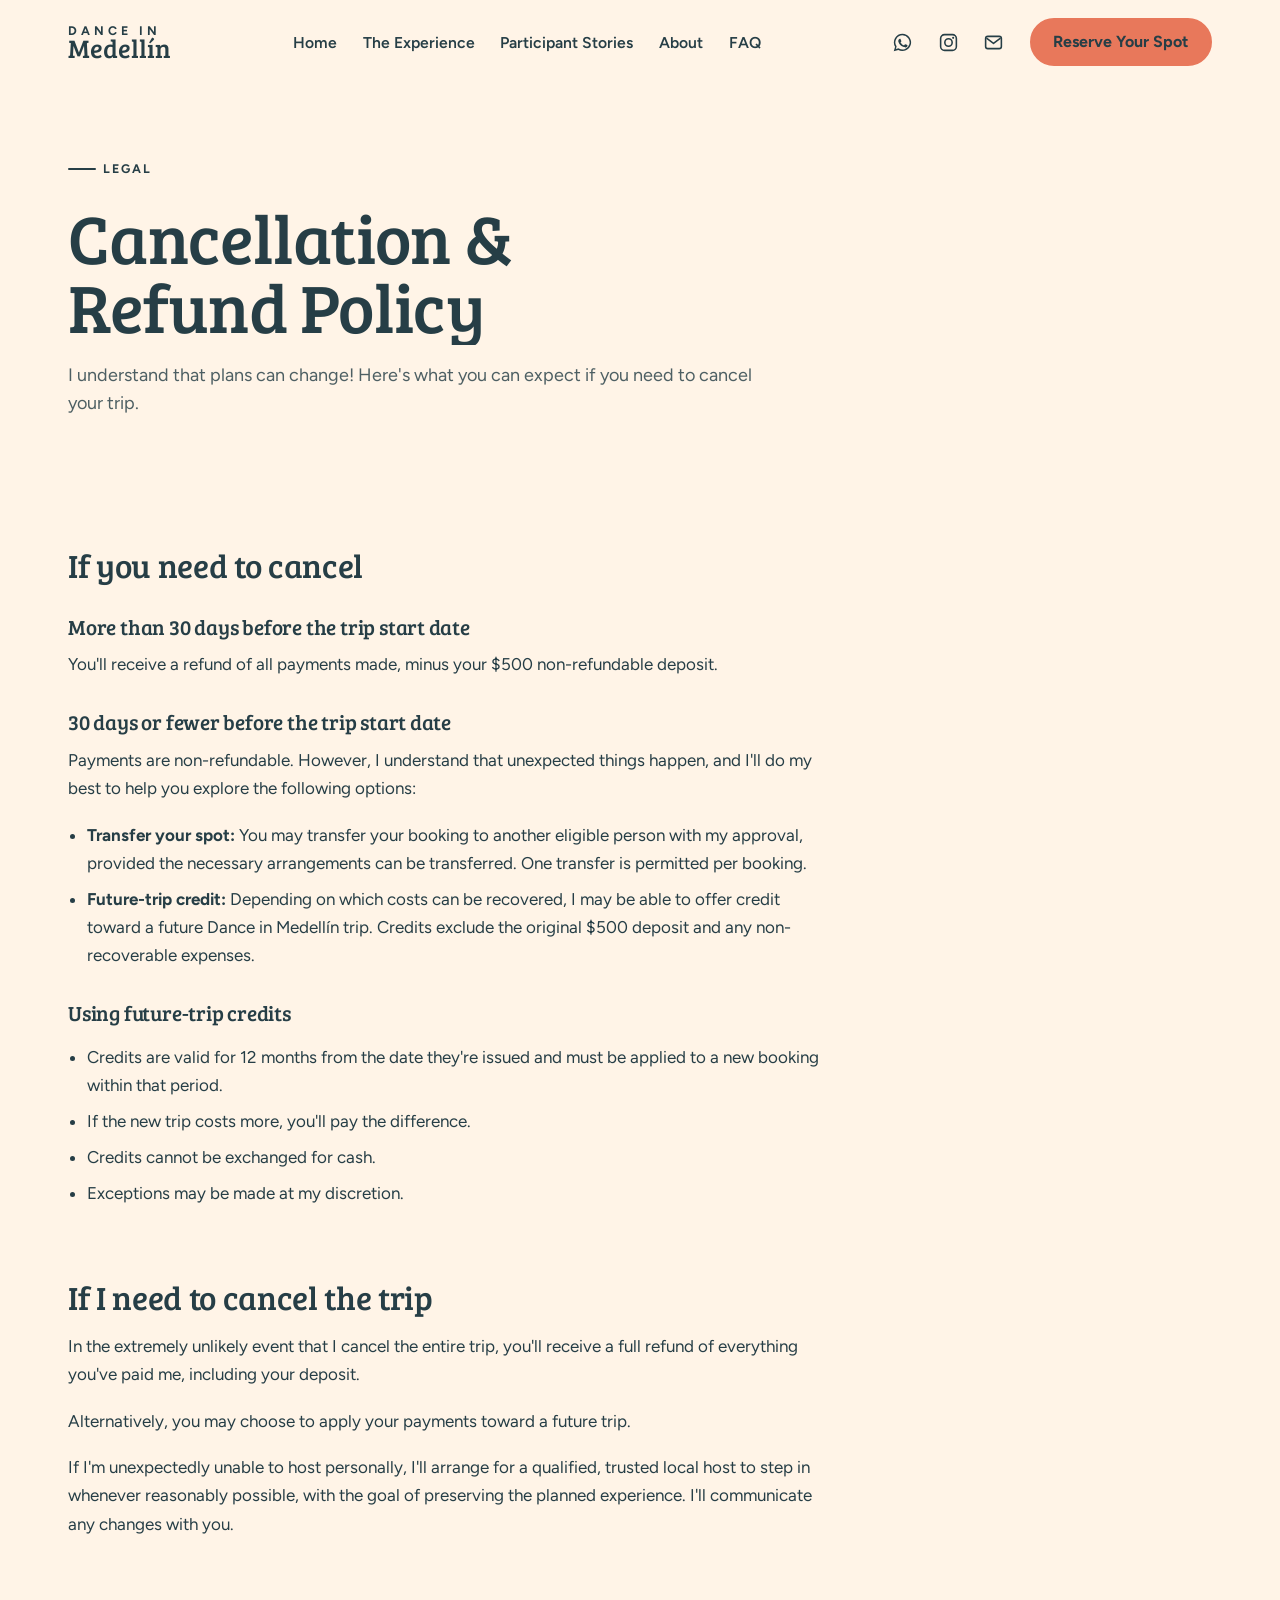
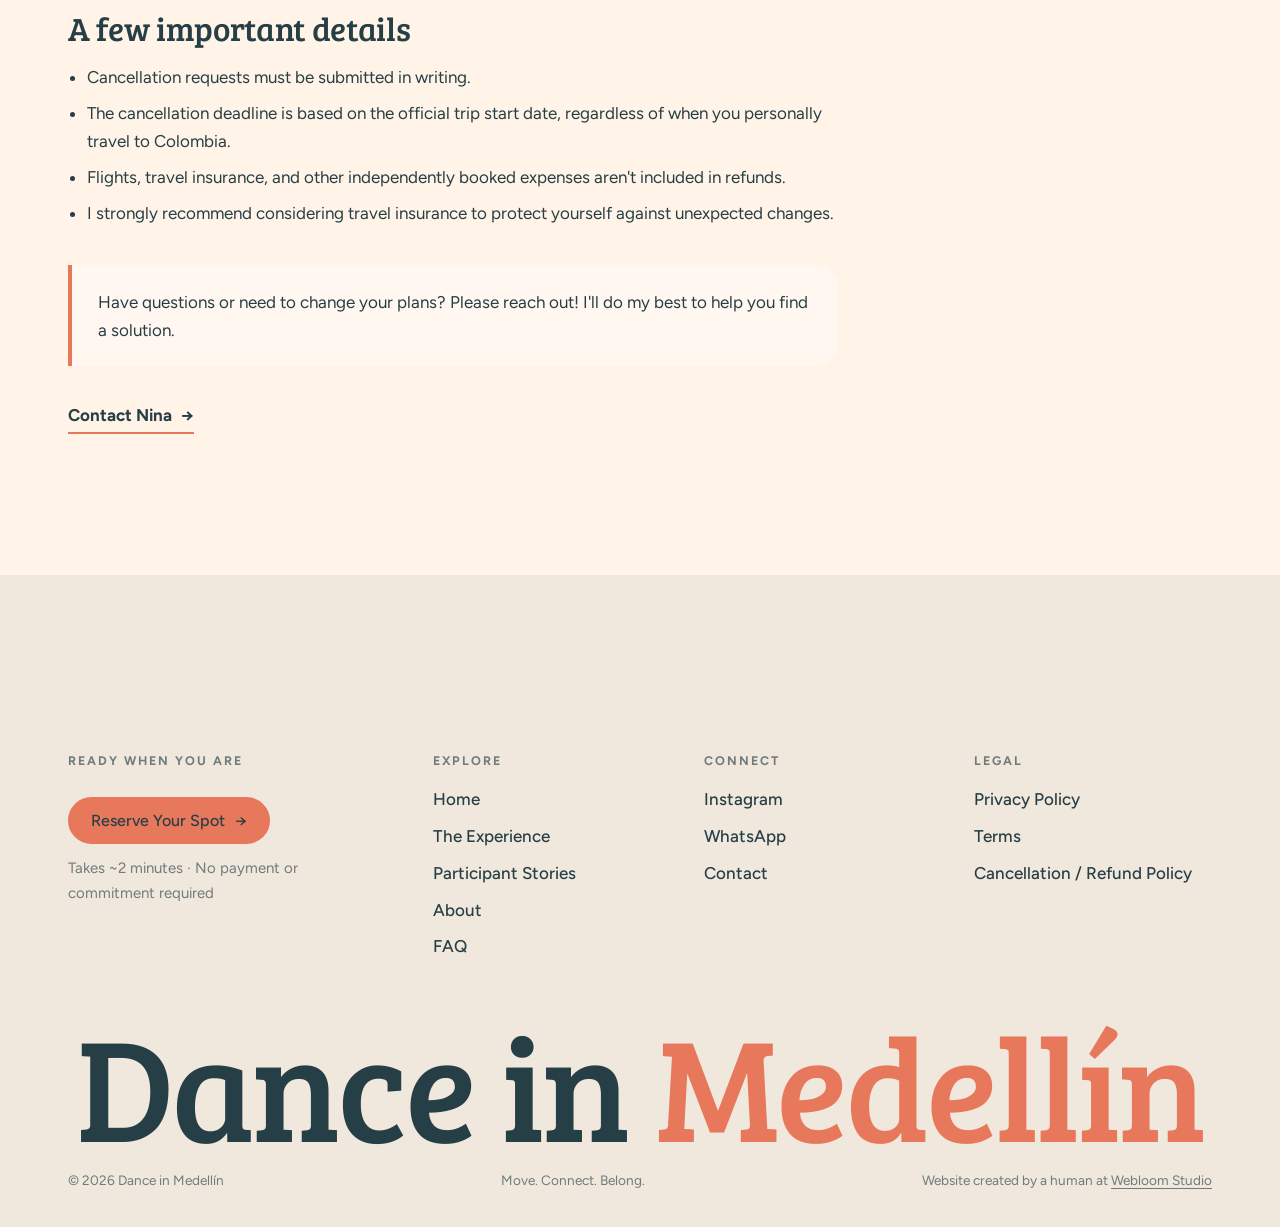
<file: policy.html>
<!doctype html>
<html lang="en" class="no-js">
<head>
  <meta charset="utf-8">
  <meta name="viewport" content="width=device-width, initial-scale=1">
  <title>Cancellation & Refund Policy | Dance in Medellín</title>
  <meta name="description" content="What to expect if you need to cancel a Dance in Medellín trip.">
  <link rel="preconnect" href="https://fonts.googleapis.com">
  <link rel="preconnect" href="https://fonts.gstatic.com" crossorigin>
  <link href="https://fonts.googleapis.com/css2?family=Bree+Serif&family=Figtree:wght@300;400;500;600;700&display=swap" rel="stylesheet">
  <link rel="stylesheet" href="css/styles.css">
</head>
<body data-page="policy">
<main id="main">
  <section class="page-hero" style="padding-bottom:calc(var(--section)*.4)">
    <div class="container">
      <p class="eyebrow" data-reveal>Legal</p>
      <h1 data-split style="max-width:14ch">Cancellation &amp; Refund Policy</h1>
      <p class="lead measure" data-reveal>I understand that plans can change! Here's what you can expect if you need to cancel your trip.</p>
    </div>
  </section>

  <section class="section" style="padding-top:0">
    <div class="container">
      <div class="prose" data-reveal>
        <h2>If you need to cancel</h2>
        <h3>More than 30 days before the trip start date</h3>
        <p>You'll receive a refund of all payments made, minus your $500 non-refundable deposit.</p>
        <h3>30 days or fewer before the trip start date</h3>
        <p>Payments are non-refundable. However, I understand that unexpected things happen, and I'll do my best to help you explore the following options:</p>
        <ul>
          <li><strong>Transfer your spot:</strong> You may transfer your booking to another eligible person with my approval, provided the necessary arrangements can be transferred. One transfer is permitted per booking.</li>
          <li><strong>Future-trip credit:</strong> Depending on which costs can be recovered, I may be able to offer credit toward a future Dance in Medellín trip. Credits exclude the original $500 deposit and any non-recoverable expenses.</li>
        </ul>
        <h3>Using future-trip credits</h3>
        <ul>
          <li>Credits are valid for 12 months from the date they're issued and must be applied to a new booking within that period.</li>
          <li>If the new trip costs more, you'll pay the difference.</li>
          <li>Credits cannot be exchanged for cash.</li>
          <li>Exceptions may be made at my discretion.</li>
        </ul>
        <h2>If I need to cancel the trip</h2>
        <p>In the extremely unlikely event that I cancel the entire trip, you'll receive a full refund of everything you've paid me, including your deposit.</p>
        <p>Alternatively, you may choose to apply your payments toward a future trip.</p>
        <p>If I'm unexpectedly unable to host personally, I'll arrange for a qualified, trusted local host to step in whenever reasonably possible, with the goal of preserving the planned experience. I'll communicate any changes with you.</p>
        <h2>A few important details</h2>
        <ul>
          <li>Cancellation requests must be submitted in writing.</li>
          <li>The cancellation deadline is based on the official trip start date, regardless of when you personally travel to Colombia.</li>
          <li>Flights, travel insurance, and other independently booked expenses aren't included in refunds.</li>
          <li>I strongly recommend considering travel insurance to protect yourself against unexpected changes.</li>
        </ul>
        <p class="fit-note" style="margin-top:2.4rem">Have questions or need to change your plans? Please reach out! I'll do my best to help you find a solution.</p>
        <a class="link-arrow" href="reserve.html#connect" style="margin-top:1rem">Contact Nina <span>→</span></a>
      </div>
    </div>
  </section>
</main>
<script src="js/main.js"></script>
</body>
</html>
</file>
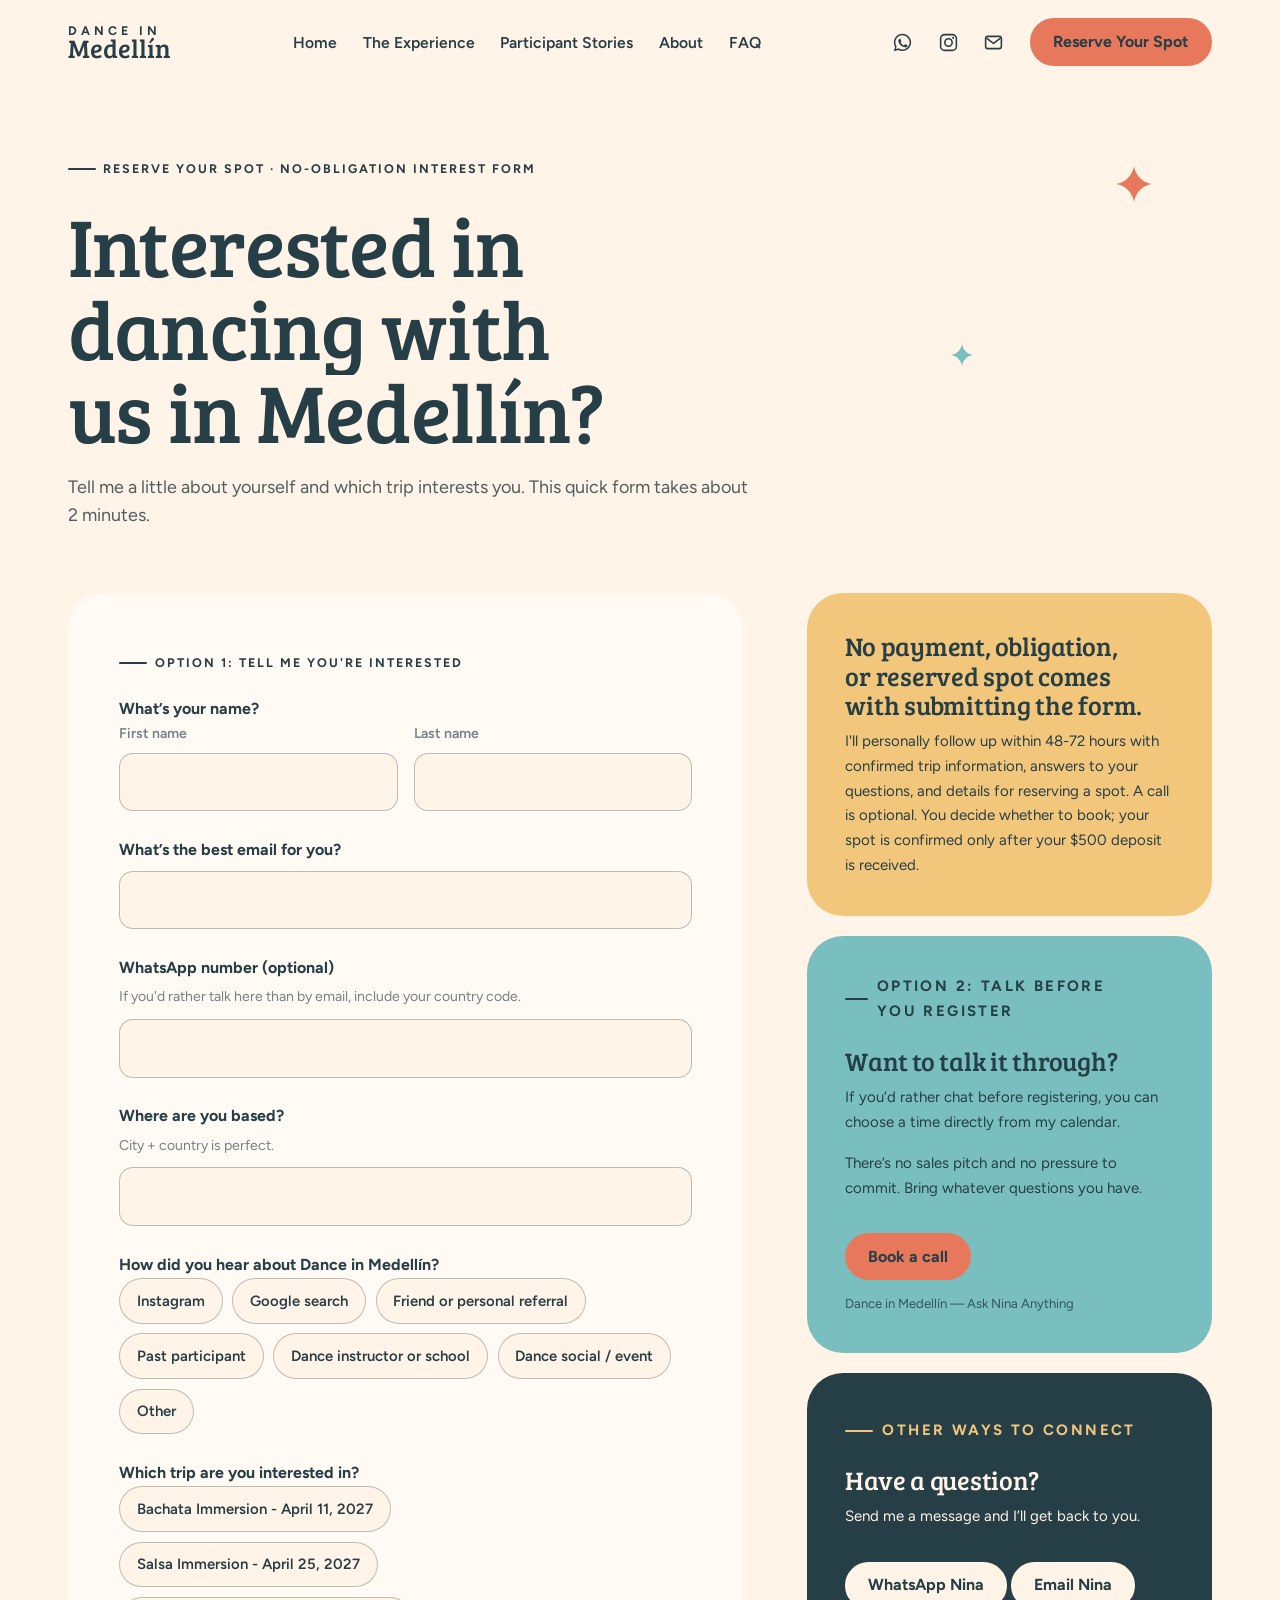
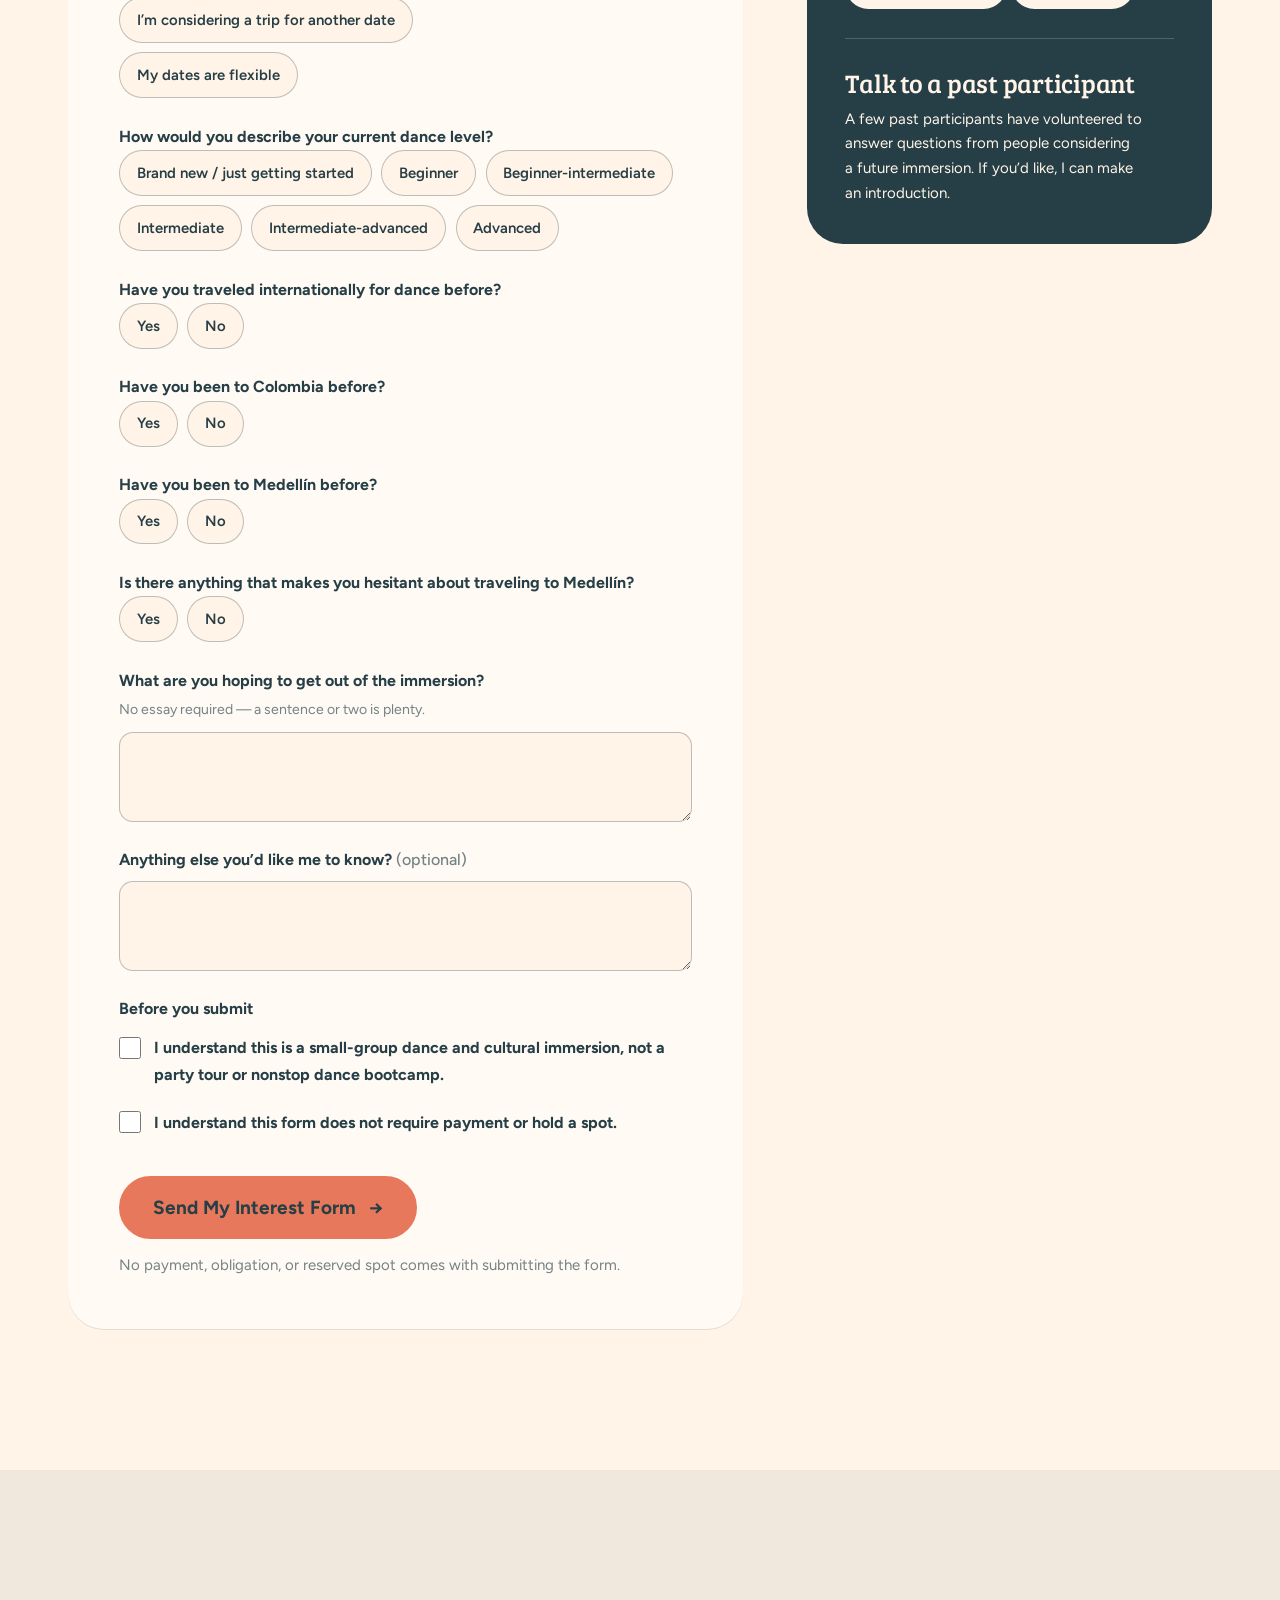
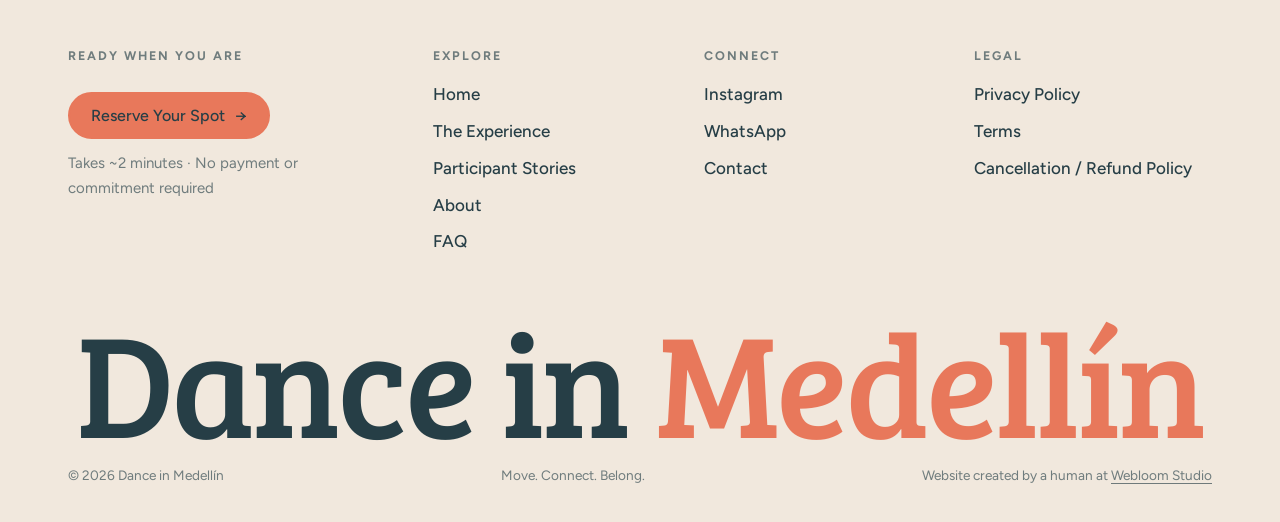
<file: reserve.html>
<!doctype html>
<html lang="en" class="no-js">
<head>
  <meta charset="utf-8">
  <meta name="viewport" content="width=device-width, initial-scale=1">
  <title>Reserve Your Spot | Dance in Medellín</title>
  <meta name="description" content="Interested in dancing with us in Medellín? This quick, no-obligation interest form takes about 2 minutes. No payment required.">
  <link rel="preconnect" href="https://fonts.googleapis.com">
  <link rel="preconnect" href="https://fonts.gstatic.com" crossorigin>
  <link href="https://fonts.googleapis.com/css2?family=Bree+Serif&family=Figtree:wght@300;400;500;600;700&display=swap" rel="stylesheet">
  <link rel="stylesheet" href="css/styles.css">
</head>
<body data-page="reserve">
<main id="main">

  <section class="page-hero" style="padding-bottom:calc(var(--section)*.45)">
    <span class="spark" style="--s:36px;--c:var(--papaya);top:28%;right:10%"></span>
    <span class="spark spark--b" style="--s:22px;--c:var(--blue);top:58%;right:24%"></span>
    <div class="container">
      <p class="eyebrow" data-reveal>Reserve Your Spot · No-obligation interest form</p>
      <h1 data-split style="font-size:clamp(2.8rem,6.5vw,6rem);max-width:15ch">Interested in dancing with us in Medellín?</h1>
      <p class="lead measure" data-reveal style="--d:.35s">Tell me a little about yourself and which trip interests you. This quick form takes about 2 minutes.</p>
    </div>
  </section>

  <section class="section" style="padding-top:0">
    <div class="container reserve__grid">

      <!-- ===== Option 1: interest form (rebuild with Wix Forms) ===== -->
      <div class="form-card" data-reveal>
        <p class="eyebrow">Option 1: Tell me you're interested</p>
        <form id="interest-form" novalidate>
          <fieldset class="field" data-required>
            <legend>What’s your name?</legend>
            <div class="field-row">
              <div class="field" style="margin:0"><label class="hint" for="fname" style="font-weight:600;margin:0">First name</label><input class="input" id="fname" name="first_name" autocomplete="given-name" required></div>
              <div class="field" style="margin:0"><label class="hint" for="lname" style="font-weight:600;margin:0">Last name</label><input class="input" id="lname" name="last_name" autocomplete="family-name" required></div>
            </div>
            <span class="err">Please add your first and last name.</span>
          </fieldset>

          <div class="field" data-required>
            <label for="email">What’s the best email for you?</label>
            <input class="input" type="email" id="email" name="email" autocomplete="email" required>
            <span class="err">Please enter a valid email address.</span>
          </div>

          <div class="field">
            <label for="phone">WhatsApp number (optional)</label>
            <p class="hint" id="phone-hint">If you'd rather talk here than by email, include your country code.</p>
            <input class="input" type="tel" id="phone" name="whatsapp" autocomplete="tel" aria-describedby="phone-hint">
          </div>

          <div class="field" data-required>
            <label for="based">Where are you based?</label>
            <p class="hint" id="based-hint">City + country is perfect.</p>
            <input class="input" id="based" name="location" aria-describedby="based-hint" required>
            <span class="err">Please tell me where you’re based.</span>
          </div>

          <fieldset class="field" data-required="group">
            <legend>How did you hear about Dance in Medellín?</legend>
            <div class="choices">
              <label class="choice"><input type="radio" name="source" value="Instagram"><span>Instagram</span></label>
              <label class="choice"><input type="radio" name="source" value="Google search"><span>Google search</span></label>
              <label class="choice"><input type="radio" name="source" value="Friend or personal referral"><span>Friend or personal referral</span></label>
              <label class="choice"><input type="radio" name="source" value="Past participant"><span>Past participant</span></label>
              <label class="choice"><input type="radio" name="source" value="Dance instructor or school"><span>Dance instructor or school</span></label>
              <label class="choice"><input type="radio" name="source" value="Dance social / event"><span>Dance social / event</span></label>
              <label class="choice"><input type="radio" name="source" value="Other" data-shows="source-other"><span>Other</span></label>
            </div>
            <div class="follow-up" id="source-other">
              <label class="hint" for="source-other-text">Where did you hear about us?</label>
              <input class="input" id="source-other-text" name="source_other">
            </div>
            <span class="err">Please choose an option (and tell me where, if “Other”).</span>
          </fieldset>

          <fieldset class="field" data-required="group">
            <legend>Which trip are you interested in?</legend>
            <div class="choices choices--stack">
              <label class="choice"><input type="radio" name="trip" value="Bachata Immersion - April 11, 2027"><span>Bachata Immersion - April 11, 2027</span></label>
              <label class="choice"><input type="radio" name="trip" value="Salsa Immersion - April 25, 2027"><span>Salsa Immersion - April 25, 2027</span></label>
              <label class="choice"><input type="radio" name="trip" value="Specific date" data-shows="trip-date"><span>I’m considering a trip for another date</span></label>
              <label class="choice"><input type="radio" name="trip" value="Flexible"><span>My dates are flexible</span></label>
            </div>
            <div class="follow-up" id="trip-date">
              <label class="hint" for="trip-date-text">What dates are you considering?</label>
              <input class="input" id="trip-date-text" name="trip_date">
            </div>
            <span class="err">Please choose a trip option (and add your dates, if “another date”).</span>
          </fieldset>

          <fieldset class="field" data-required="group">
            <legend>How would you describe your current dance level?</legend>
            <div class="choices">
              <label class="choice"><input type="radio" name="level" value="Brand new / just getting started"><span>Brand new / just getting started</span></label>
              <label class="choice"><input type="radio" name="level" value="Beginner"><span>Beginner</span></label>
              <label class="choice"><input type="radio" name="level" value="Beginner-intermediate"><span>Beginner-intermediate</span></label>
              <label class="choice"><input type="radio" name="level" value="Intermediate"><span>Intermediate</span></label>
              <label class="choice"><input type="radio" name="level" value="Intermediate-advanced"><span>Intermediate-advanced</span></label>
              <label class="choice"><input type="radio" name="level" value="Advanced"><span>Advanced</span></label>
            </div>
            <span class="err">Please choose your dance level.</span>
          </fieldset>

          <fieldset class="field" data-required="group">
            <legend>Have you traveled internationally for dance before?</legend>
            <div class="choices">
              <label class="choice"><input type="radio" name="dance_travel" value="Yes"><span>Yes</span></label>
              <label class="choice"><input type="radio" name="dance_travel" value="No"><span>No</span></label>
            </div>
            <span class="err">Please choose Yes or No.</span>
          </fieldset>

          <fieldset class="field" data-required="group">
            <legend>Have you been to Colombia before?</legend>
            <div class="choices">
              <label class="choice"><input type="radio" name="been_colombia" value="Yes"><span>Yes</span></label>
              <label class="choice"><input type="radio" name="been_colombia" value="No"><span>No</span></label>
            </div>
            <span class="err">Please choose Yes or No.</span>
          </fieldset>

          <fieldset class="field" data-required="group">
            <legend>Have you been to Medellín before?</legend>
            <div class="choices">
              <label class="choice"><input type="radio" name="been_medellin" value="Yes"><span>Yes</span></label>
              <label class="choice"><input type="radio" name="been_medellin" value="No"><span>No</span></label>
            </div>
            <span class="err">Please choose Yes or No.</span>
          </fieldset>

          <fieldset class="field" data-required="group">
            <legend>Is there anything that makes you hesitant about traveling to Medellín?</legend>
            <div class="choices">
              <label class="choice"><input type="radio" name="hesitant" value="Yes" data-shows="hesitant-why"><span>Yes</span></label>
              <label class="choice"><input type="radio" name="hesitant" value="No"><span>No</span></label>
            </div>
            <div class="follow-up" id="hesitant-why">
              <label class="hint" for="hesitant-text">What’s on your mind?</label>
              <textarea class="input" id="hesitant-text" name="hesitant_details" style="min-height:90px"></textarea>
            </div>
            <span class="err">Please choose Yes or No (and tell me what’s on your mind, if Yes).</span>
          </fieldset>

          <div class="field" data-required>
            <label for="hopes">What are you hoping to get out of the immersion?</label>
            <p class="hint" id="hopes-hint">No essay required — a sentence or two is plenty.</p>
            <textarea class="input" id="hopes" name="hopes" aria-describedby="hopes-hint" style="min-height:90px" required></textarea>
            <span class="err">Please share a sentence or two.</span>
          </div>

          <div class="field">
            <label for="else">Anything else you’d like me to know? <span class="muted" style="font-weight:500">(optional)</span></label>
            <textarea class="input" id="else" name="notes" style="min-height:90px"></textarea>
          </div>

          <fieldset class="field" data-required>
            <legend style="margin-bottom:.8rem">Before you submit</legend>
            <label class="checkline"><input type="checkbox" name="ack_type" required><span>I understand this is a small-group dance and cultural immersion, not a party tour or nonstop dance bootcamp.</span></label>
            <label class="checkline"><input type="checkbox" name="ack_payment" required><span>I understand this form does not require payment or hold a spot.</span></label>
            <span class="err">Please tick both boxes to continue.</span>
          </fieldset>

          <button class="btn" type="submit">Send My Interest Form <span class="arrow">→</span></button>
          <p class="cta-note" style="margin-top:.9rem">No payment, obligation, or reserved spot comes with submitting the form.</p>
        </form>

        <div class="form-success" role="status" aria-live="polite">
          <p class="eyebrow" style="justify-content:center">Confirmation</p>
          <h2>Got it! 🎉</h2>
          <p class="lead">Thanks for getting in touch!</p>
          <p class="measure" style="margin-inline:auto">I'll personally review your answers and follow up with the relevant trip details and next steps within 48-72 hours.</p>
          <p class="measure" style="margin-inline:auto">Once trip details are confirmed, you'll be able to decide whether you'd like to book. If you have questions—or just want to say hello—we can schedule a short call.</p>
          <a class="btn btn--ghost" data-contact="calendar" href="#" style="margin-top:1rem">Book a call</a>
        </div>
      </div>

      <!-- ===== Side column ===== -->
      <aside class="sticky-side">
        <div class="side-card bg-mango" data-reveal>
          <h3>No payment, obligation, or reserved spot comes with submitting the form.</h3>
          <p>I'll personally follow up within 48-72 hours with confirmed trip information, answers to your questions, and details for reserving a spot. A call is optional. You decide whether to book; your spot is confirmed only after your $500 deposit is received.</p>
        </div>

        <div class="side-card bg-blue" id="call" data-reveal style="--d:.1s">
          <p class="eyebrow">Option 2: Talk before you register</p>
          <h3>Want to talk it through?</h3>
          <p>If you’d rather chat before registering, you can choose a time directly from my calendar.</p>
          <p>There’s no sales pitch and no pressure to commit. Bring whatever questions you have.</p>
          <a class="btn btn--sm" data-contact="calendar" href="#">Book a call</a>
          <p class="muted" style="font-size:.82rem;margin-top:.8rem;color:var(--ink-80)">Dance in Medellín — Ask Nina Anything</p>
        </div>

        <div class="side-card bg-ink" id="connect" data-reveal style="--d:.2s">
          <p class="eyebrow" style="color:var(--mango)">Other ways to connect</p>
          <h3>Have a question?</h3>
          <p>Send me a message and I’ll get back to you.</p>
          <a class="btn btn--light btn--sm" data-contact="whatsapp" href="#">WhatsApp Nina</a>
          <a class="btn btn--light btn--sm" data-contact="email" href="#">Email Nina</a>
          <hr style="border:0;border-top:1px solid rgba(255,244,231,.2);margin:1.8rem 0">
          <h3 id="participant">Talk to a past participant</h3>
          <p>A few past participants have volunteered to answer questions from people considering a future immersion. If you’d like, I can make an introduction.</p>
        </div>
      </aside>
    </div>
  </section>

</main>
<script src="js/main.js"></script>
</body>
</html>
</file>
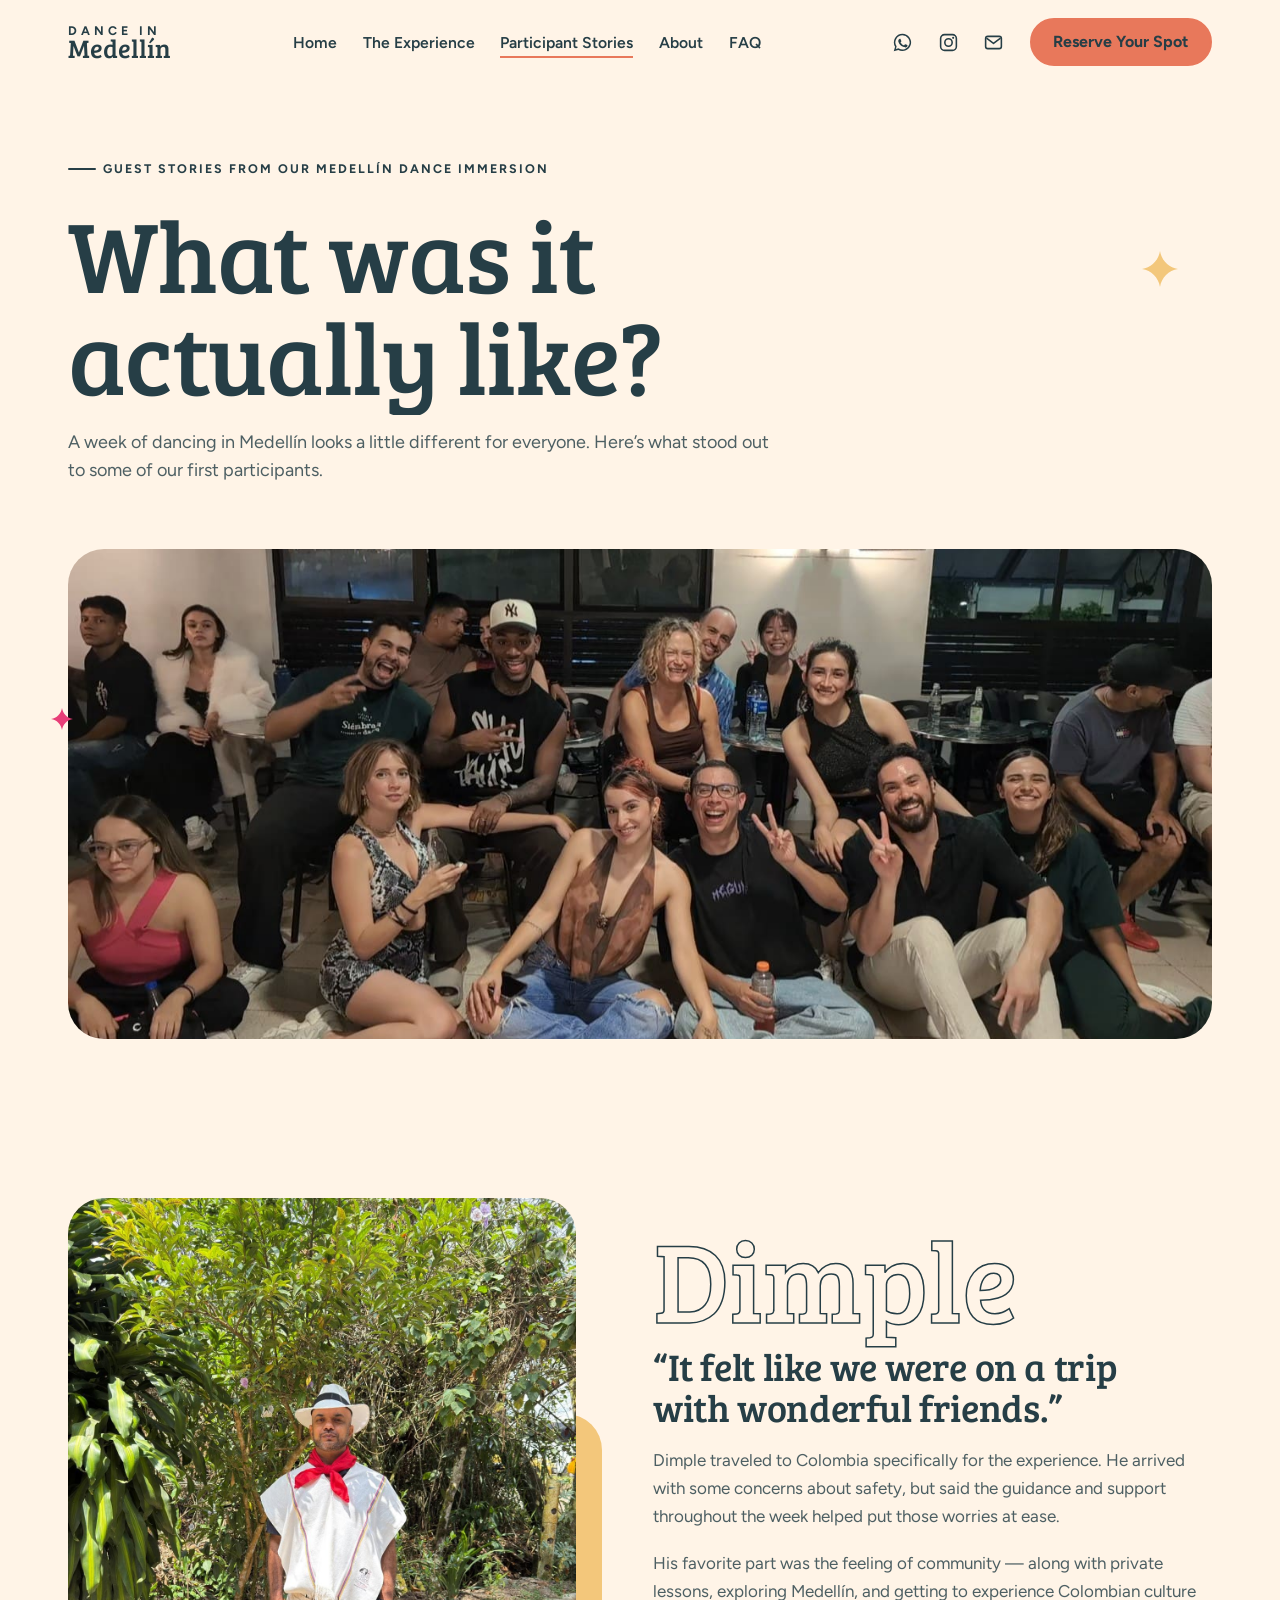
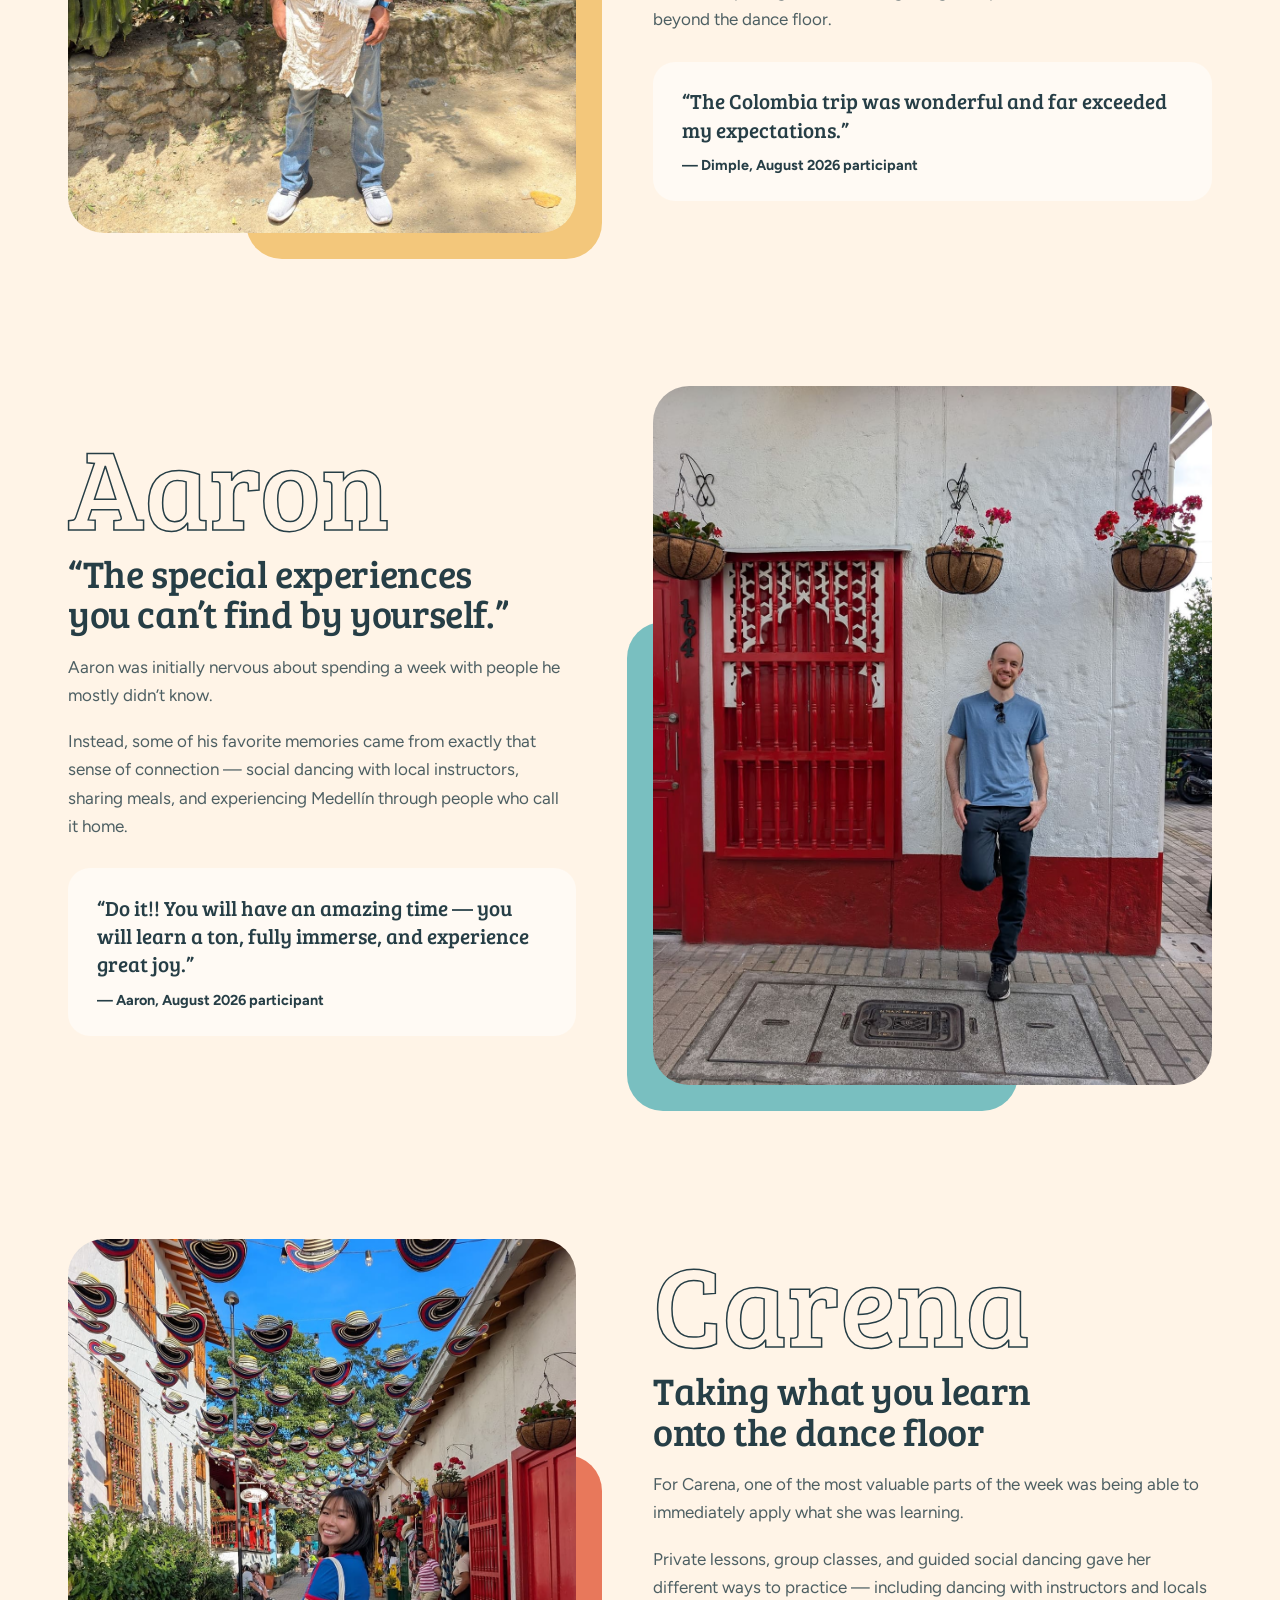
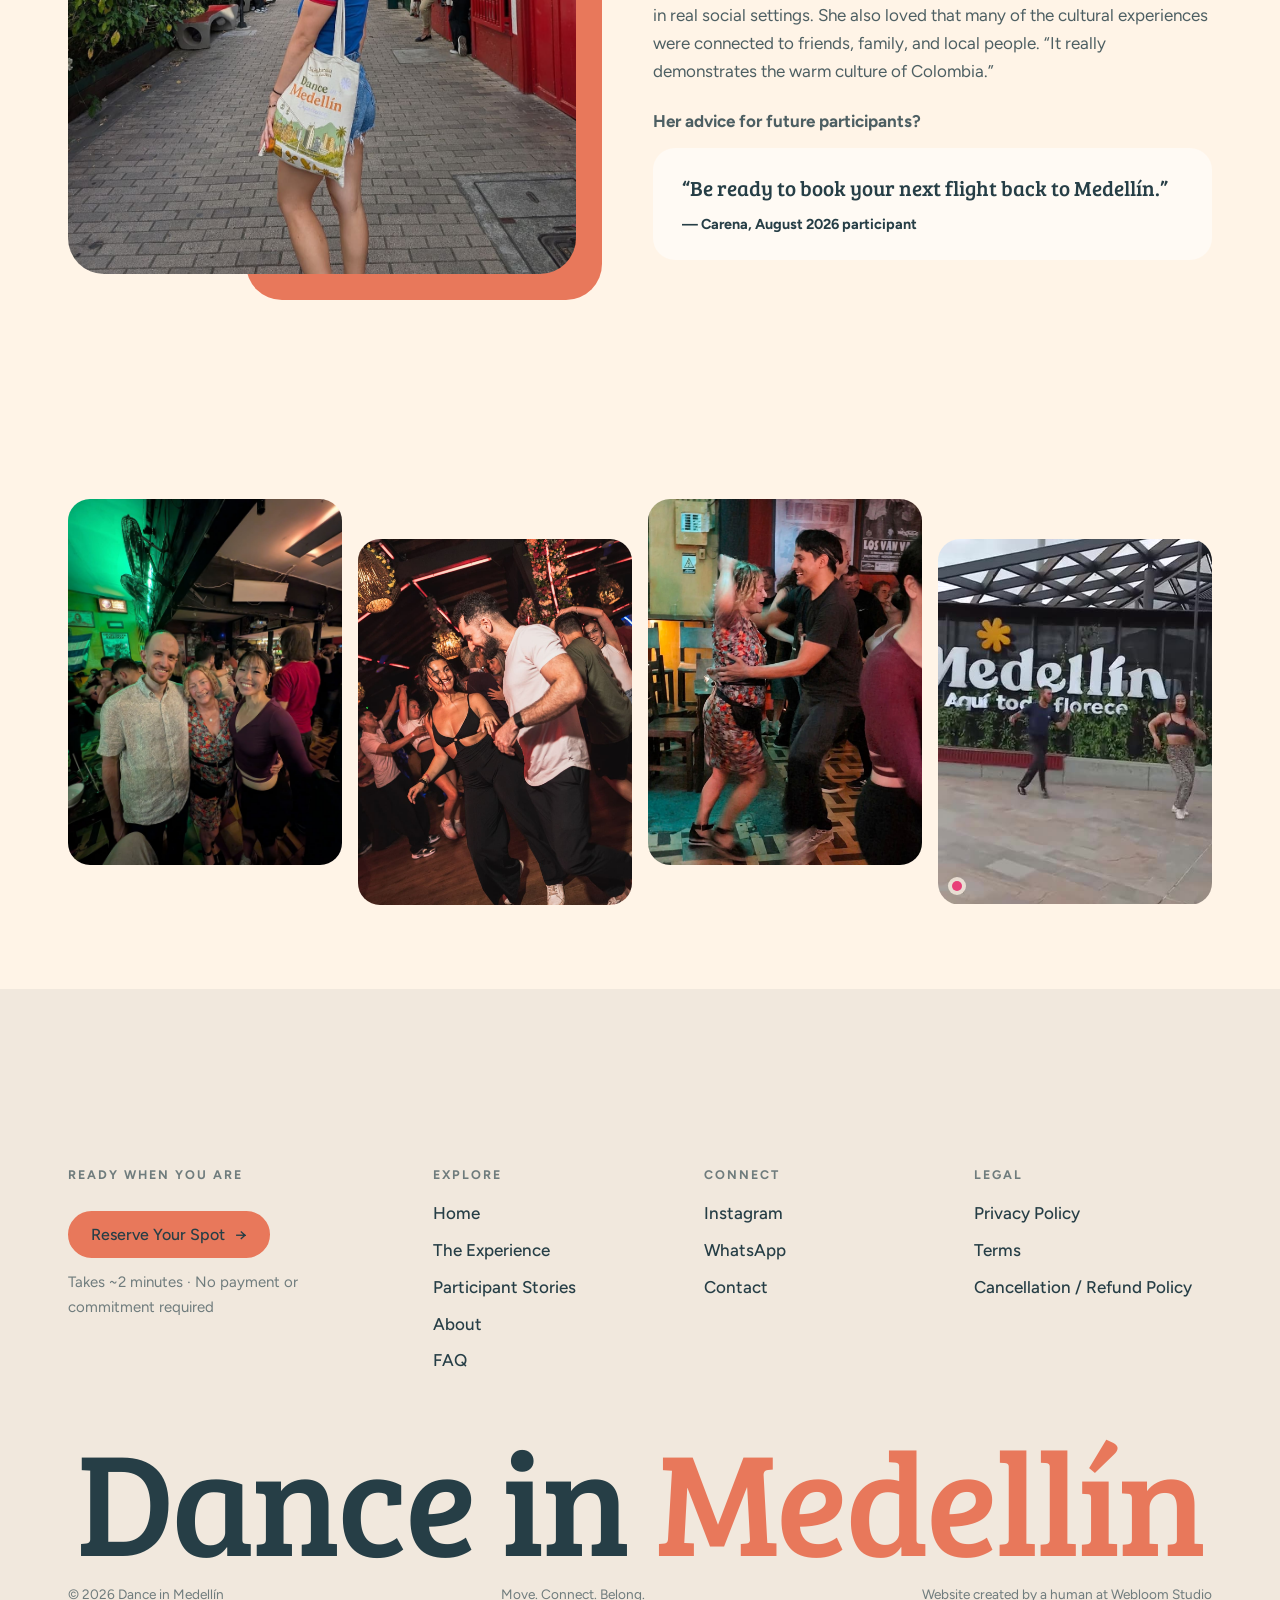
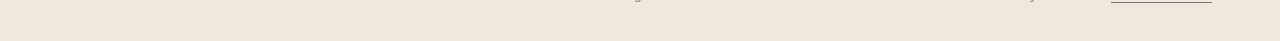
<file: stories.html>
<!doctype html>
<html lang="en" class="no-js">
<head>
  <meta charset="utf-8">
  <meta name="viewport" content="width=device-width, initial-scale=1">
  <title>Guest Stories From Our Medellín Dance Immersion | Dance in Medellín</title>
  <meta name="description" content="What was a week of dancing in Medellín actually like? Here’s what stood out to some of our first participants.">
  <link rel="preconnect" href="https://fonts.googleapis.com">
  <link rel="preconnect" href="https://fonts.gstatic.com" crossorigin>
  <link href="https://fonts.googleapis.com/css2?family=Bree+Serif&family=Figtree:wght@300;400;500;600;700&display=swap" rel="stylesheet">
  <link rel="stylesheet" href="css/styles.css">
</head>
<body data-page="stories">
<main id="main">

  <!-- ============ HERO ============ -->
  <section class="page-hero" data-mouse>
    <span class="spark" style="--s:36px;--c:var(--mango);top:22%;right:8%" data-depth="-14"></span>
    <span class="spark spark--b" style="--s:22px;--c:var(--pink);top:62%;left:4%" data-depth="18"></span>
    <div class="container">
      <p class="eyebrow" data-reveal>Guest Stories From Our Medellín Dance Immersion</p>
      <h1 data-split style="font-size:clamp(3rem,8vw,7.5rem);max-width:12ch">What was it actually like?</h1>
      <p class="lead measure" data-reveal style="--d:.4s">A week of dancing in Medellín looks a little different for everyone. Here’s what stood out to some of our first participants.</p>
      <div class="zoom" data-reveal="clip" style="margin-top:clamp(40px,5vw,64px);aspect-ratio:21/9;border-radius:var(--radius-lg)">
        <img src="images/nueva-guardia-group.jpg" alt="Dance immersion guests and local dancers gathering at Nueva Guardia in Medellín" fetchpriority="high" data-parallax=".06" style="height:120%;margin-top:-5%">
      </div>
    </div>
  </section>

  <!-- ============ STORIES ============ -->
  <section class="section" style="padding-top:calc(var(--section)*.4)">
    <div class="container">

      <!-- Photo note: client asked for "Dimple with sunglasses" — confirm this is the right photo -->
      <article class="story">
        <div class="story__media" style="--c:var(--mango)" data-reveal="left">
          <div class="zoom"><img src="images/coffee-tour.jpg" alt="Dimple on a coffee tour in Medellín, Colombia" loading="lazy"></div>
        </div>
        <div>
          <span class="story__name" aria-hidden="true" data-reveal>Dimple</span>
          <h2 data-split>“It felt like we were on a trip with wonderful friends.”</h2>
          <p data-reveal>Dimple traveled to Colombia specifically for the experience. He arrived with some concerns about safety, but said the guidance and support throughout the week helped put those worries at ease.</p>
          <p data-reveal>His favorite part was the feeling of community — along with private lessons, exploring Medellín, and getting to experience Colombian culture beyond the dance floor.</p>
          <blockquote data-reveal>“The Colombia trip was wonderful and far exceeded my expectations.”<cite>— Dimple, August 2026 participant</cite></blockquote>
        </div>
      </article>

      <article class="story story--rev">
        <div class="story__media" style="--c:var(--blue)" data-reveal="right">
          <div class="zoom"><img src="images/guest-red-door.jpg" alt="Aaron posing beside a red doorway and hanging flowers in Medellín" loading="lazy"></div>
        </div>
        <div>
          <span class="story__name" aria-hidden="true" data-reveal>Aaron</span>
          <h2 data-split>“The special experiences you can’t find by yourself.”</h2>
          <p data-reveal>Aaron was initially nervous about spending a week with people he mostly didn’t know.</p>
          <p data-reveal>Instead, some of his favorite memories came from exactly that sense of connection — social dancing with local instructors, sharing meals, and experiencing Medellín through people who call it home.</p>
          <blockquote data-reveal>“Do it!! You will have an amazing time — you will learn a ton, fully immerse, and experience great joy.”<cite>— Aaron, August 2026 participant</cite></blockquote>
        </div>
      </article>

      <article class="story">
        <div class="story__media" style="--c:var(--papaya)" data-reveal="left">
          <div class="zoom"><img src="images/woman-hats-street.jpg" alt="Carena exploring a colorful Medellín street decorated with traditional Colombian hats" loading="lazy"></div>
        </div>
        <div>
          <span class="story__name" aria-hidden="true" data-reveal>Carena</span>
          <h2 data-split>Taking what you learn onto the dance floor</h2>
          <p data-reveal>For Carena, one of the most valuable parts of the week was being able to immediately apply what she was learning.</p>
          <p data-reveal>Private lessons, group classes, and guided social dancing gave her different ways to practice — including dancing with instructors and locals in real social settings. She also loved that many of the cultural experiences were connected to friends, family, and local people. “It really demonstrates the warm culture of Colombia.”</p>
          <p class="story__label" data-reveal>Her advice for future participants?</p>
          <blockquote data-reveal style="margin-top:.8rem">“Be ready to book your next flight back to Medellín.”<cite>— Carena, August 2026 participant</cite></blockquote>
        </div>
      </article>

    </div>
  </section>

  <!-- ============ PHOTO STRIP ============ -->
  <section class="section--tight" aria-label="More moments from the week" style="padding-bottom:calc(var(--section)*.6 + 40px)">
    <div class="container photo-strip" data-stagger=".1">
      <div class="zoom"><img src="images/three-guests-venue.jpg" alt="Three guests smiling together at a crowded salsa dance venue" loading="lazy"></div>
      <div class="zoom"><img src="images/social-group-smiles.jpg" alt="Friends smiling together at a salsa social in Medellín" loading="lazy"></div>
      <div class="zoom"><img src="images/woman-dancing-partner.jpg" alt="Woman dancing with a smiling partner during a salsa social night" loading="lazy"></div>
      <div class="zoom is-video"><video autoplay muted loop playsinline preload="metadata" poster="videos/medellin-sign-couple-loop-poster.jpg" aria-label="Video: a couple dancing in front of the Medellín sign"><source src="videos/medellin-sign-couple-loop.mp4" type="video/mp4"></video></div>
    </div>
  </section>

</main>
<script src="js/main.js"></script>
</body>
</html>
</file>
<file: css/styles.css>
/* =========================================================
   Dance in Medellín — Eterna Primavera design system
   Colors + type taken from the client brand book (Canva).
   Breakpoints mirror Wix Studio: desktop > 1000 / tablet ≤ 1000 / mobile ≤ 750
   ========================================================= */

:root {
  /* Brand palette — six colors, distinct jobs */
  --ink: #263E46;          /* Tropical Ink — anchor + primary text */
  --papaya: #E8785B;       /* Papaya — CTA + warmth */
  --mango: #F3C77B;        /* Mango Cream — sunlit support */
  --coconut: #FFF4E7;      /* Coconut — primary canvas */
  --blue: #79BFC0;         /* Caribbean Blue — balance + variety */
  --pink: #E83E78;         /* Bougainvillea — special-moment accent */

  /* Neutral tints used inside the brand book itself */
  --paper: #FFFAF4;
  --sand: #F1E8DD;
  --ink-80: rgba(38, 62, 70, .82);
  --ink-60: rgba(38, 62, 70, .64);
  --ink-12: rgba(38, 62, 70, .12);

  /* Type */
  --font-head: "Bree Serif", Georgia, serif;
  --font-body: "Figtree", "Proxima Nova", system-ui, sans-serif;

  --fs-hero: clamp(2.9rem, 6.4vw, 6.25rem);
  --fs-h1: clamp(2.5rem, 5vw, 4.5rem);
  --fs-h2: clamp(2.1rem, 3.8vw, 3.5rem);
  --fs-h3: clamp(1.4rem, 2vw, 1.75rem);
  --fs-lead: clamp(1.125rem, 1.4vw, 1.3rem);
  --fs-body: 1.0625rem;
  --fs-small: .9375rem;
  --fs-label: .78rem;

  /* Layout */
  --max: 1240px;
  --gutter: clamp(20px, 4vw, 48px);
  --section: clamp(80px, 11vw, 150px);
  --radius: 22px;
  --radius-lg: 36px;

  --ease: cubic-bezier(.22, .9, .3, 1);
  --shadow: 0 24px 60px -28px rgba(38, 62, 70, .45);
}

*, *::before, *::after { box-sizing: border-box; }
html { scroll-behavior: smooth; -webkit-text-size-adjust: 100%; overflow-x: clip; }
body {
  margin: 0;
  background: var(--coconut);
  color: var(--ink);
  font-family: var(--font-body);
  font-size: var(--fs-body);
  line-height: 1.65;
  overflow-x: clip;
  -webkit-font-smoothing: antialiased;
}
img { display: block; max-width: 100%; height: auto; }
a { color: inherit; }
button { font: inherit; color: inherit; }
::selection { background: var(--mango); color: var(--ink); }

h1, h2, h3, h4 {
  font-family: var(--font-head);
  font-weight: 400;
  line-height: 1.05;
  letter-spacing: -.01em;
  margin: 0 0 .5em;
  text-wrap: balance;
}
h1 { font-size: var(--fs-h1); }
h2 { font-size: var(--fs-h2); }
h3 { font-size: var(--fs-h3); line-height: 1.15; }
p { margin: 0 0 1.1em; text-wrap: pretty; }
p:last-child { margin-bottom: 0; }

.container { width: 100%; max-width: var(--max); margin-inline: auto; padding-inline: var(--gutter); }
.section { padding-block: var(--section); position: relative; }
.section--tight { padding-block: calc(var(--section) * .6); }
.bg-blue { background: var(--blue); }
.bg-mango { background: var(--mango); }
.bg-ink { background: var(--ink); color: var(--coconut); }
.bg-paper { background: var(--paper); }
.bg-sand { background: var(--sand); }

.eyebrow {
  display: inline-flex; align-items: center; gap: .6em;
  font-family: var(--font-body);
  font-size: var(--fs-label);
  font-weight: 700;
  letter-spacing: .16em;
  text-transform: uppercase;
  margin: 0 0 1.4rem;
}
.eyebrow::before {
  content: ""; width: 28px; height: 2px; background: currentColor; border-radius: 2px;
}
.lead { font-size: var(--fs-lead); line-height: 1.55; color: var(--ink-80); }
.bg-ink .lead { color: rgba(255, 244, 231, .82); }
.muted { color: var(--ink-60); }
.center { text-align: center; }
.center .eyebrow { justify-content: center; }
.measure { max-width: 60ch; }
.measure-sm { max-width: 46ch; }
.center.measure, .center .measure { margin-inline: auto; }

/* ---------- Buttons ---------- */
.btn {
  --bg: var(--papaya); --fg: var(--ink);
  position: relative; isolation: isolate; overflow: hidden;
  display: inline-flex; align-items: center; gap: .65em;
  padding: 1.05em 1.7em;
  border: 2px solid var(--bg);
  border-radius: 999px;
  background: var(--bg);
  color: var(--fg);
  font-family: var(--font-body);
  font-size: 1.1875rem;  /* large text so Ink on Papaya meets 3:1 */
  font-weight: 700;
  line-height: 1;
  text-decoration: none;
  cursor: pointer;
  transition: transform .4s var(--ease), color .35s var(--ease), border-color .35s;
}
.btn::before {
  content: ""; position: absolute; inset: 0; z-index: -1;
  background: var(--ink);
  transform: translateY(101%);
  border-radius: inherit;
  transition: transform .45s var(--ease);
}
.btn:hover, .btn:focus-visible { color: var(--coconut); border-color: var(--ink); transform: translateY(-2px); }
.btn:hover::before, .btn:focus-visible::before { transform: translateY(0); }
.btn .arrow { transition: transform .4s var(--ease); }
.btn:hover .arrow { transform: translateX(4px); }

.btn--ghost { --bg: transparent; --fg: var(--ink); border-color: var(--ink); }
.btn--light { --bg: var(--coconut); --fg: var(--ink); }
.btn--light::before { background: var(--papaya); }
.btn--light:hover, .btn--light:focus-visible { color: var(--ink); border-color: var(--papaya); }
.bg-ink .btn--ghost { --fg: var(--coconut); border-color: var(--coconut); }
.bg-ink .btn--ghost::before { background: var(--coconut); }
.bg-ink .btn--ghost:hover { color: var(--ink); border-color: var(--coconut); }
.btn--sm { font-size: 1rem; padding: .85em 1.3em; }

.cta-block { display: flex; flex-direction: column; align-items: flex-start; gap: .75rem; }
.center .cta-block, .cta-block.center { align-items: center; }
.cta-note { font-family: var(--font-body); font-size: var(--fs-small); color: var(--ink-60); margin: 0; }
.bg-ink .cta-note { color: rgba(255, 244, 231, .7); }
.cta-row { display: flex; flex-wrap: wrap; align-items: center; gap: 1.25rem 2rem; }

.link-arrow {
  display: inline-flex; align-items: center; gap: .5em;
  font-weight: 700; text-decoration: none;
  border-bottom: 2px solid var(--papaya);
  padding-bottom: .2em;
  transition: gap .3s var(--ease), border-color .3s;
}
.link-arrow:hover { gap: .9em; border-color: var(--ink); }
.bg-ink .link-arrow:hover { border-color: var(--coconut); }

/* ---------- Header ---------- */
.site-header {
  position: fixed; inset: 0 0 auto; z-index: 50;
  transition: background .4s, box-shadow .4s, transform .5s var(--ease);
}
.site-header.is-scrolled { background: rgba(255, 244, 231, .94); backdrop-filter: blur(10px); box-shadow: 0 1px 0 var(--ink-12); }
.nav {
  display: flex; align-items: center; justify-content: space-between; gap: 1.5rem;
  height: 84px;
}
.wordmark {
  /* PLACEHOLDER — client logo is still in progress. Swap for final logo file. */
  display: inline-flex; flex-direction: column; line-height: .9;
  font-family: var(--font-head); text-decoration: none; color: var(--ink);
}
.wordmark small { font-size: .78rem; letter-spacing: .32em; text-transform: uppercase; font-family: var(--font-body); font-weight: 700; }
.wordmark span { font-size: 1.65rem; }
.nav-links { display: flex; align-items: center; gap: clamp(1rem, 2vw, 2rem); list-style: none; margin: 0; padding: 0; }
.nav-links a {
  position: relative; text-decoration: none; font-weight: 600; font-size: .98rem; padding-block: .4em;
}
.nav-links a::after {
  content: ""; position: absolute; left: 0; right: 0; bottom: 0; height: 2px;
  background: var(--papaya); transform: scaleX(0); transform-origin: right;
  transition: transform .4s var(--ease);
}
.nav-links a:hover::after, .nav-links a[aria-current="page"]::after { transform: scaleX(1); transform-origin: left; }
.nav-cta { display: flex; align-items: center; gap: 1rem; }
.nav-cta .btn { font-size: 1rem; padding: .85em 1.35em; }
.icon-row { display: flex; align-items: center; gap: .35rem; }
.icon-row a { width: 40px; height: 40px; display: grid; place-items: center; border-radius: 50%; color: var(--ink); transition: background .3s, color .3s, transform .3s var(--ease); }
.icon-row a:hover, .icon-row a:focus-visible { background: var(--ink); color: var(--coconut); transform: translateY(-2px); }
.icon-row svg { width: 21px; height: 21px; }
.mobile-bar { display: none; }
.footer__legal .credit a { text-decoration: underline; text-underline-offset: 3px; transition: color .3s; }
.footer__legal .credit a:hover { color: var(--papaya); }
.burger {
  display: none; width: 48px; height: 48px; border: 0; border-radius: 50%;
  background: var(--ink); cursor: pointer; position: relative;
}
.burger span, .burger::before, .burger::after {
  content: ""; position: absolute; left: 14px; right: 14px; height: 2px; background: var(--coconut);
  transition: transform .4s var(--ease), opacity .3s;
}
.burger::before { top: 18px; } .burger span { top: 23px; } .burger::after { top: 28px; }
.menu-open .burger::before { transform: translateY(5px) rotate(45deg); }
.menu-open .burger span { opacity: 0; }
.menu-open .burger::after { transform: translateY(-5px) rotate(-45deg); }

.mobile-menu {
  position: fixed; inset: 0; z-index: 40;
  background: var(--ink); color: var(--coconut);
  display: flex; flex-direction: column; justify-content: center;
  padding: 110px var(--gutter) 40px;
  clip-path: circle(0 at calc(100% - 44px) 42px);
  transition: clip-path .7s var(--ease);
  visibility: hidden;
}
.menu-open .mobile-menu { clip-path: circle(150% at calc(100% - 44px) 42px); visibility: visible; }
.menu-open .site-header { background: transparent; box-shadow: none; }
.menu-open .wordmark { color: var(--coconut); }
.menu-open .burger { background: var(--papaya); }
.mobile-menu ul { list-style: none; margin: 0 0 2rem; padding: 0; }
.mobile-menu li { overflow: hidden; }
.mobile-menu a.m-link {
  display: block; font-family: var(--font-head); font-size: clamp(2rem, 8vw, 3rem);
  text-decoration: none; padding: .15em 0;
  transform: translateY(110%); transition: transform .6s var(--ease);
}
.menu-open .mobile-menu a.m-link { transform: none; }
.mobile-menu li:nth-child(2) a { transition-delay: .05s; } .mobile-menu li:nth-child(3) a { transition-delay: .1s; }
.mobile-menu li:nth-child(4) a { transition-delay: .15s; } .mobile-menu li:nth-child(5) a { transition-delay: .2s; }
.mobile-menu li:nth-child(6) a { transition-delay: .25s; }
.mobile-menu a[aria-current="page"] { color: var(--mango); }

/* ---------- Decorative sparks (minimal tropical accents) ---------- */
.spark { position: absolute; pointer-events: none; z-index: 1; width: var(--s, 34px); height: var(--s, 34px); color: var(--c, var(--mango)); }
.spark svg { width: 100%; height: 100%; animation: float 7s ease-in-out infinite; }
.spark--b svg { animation-duration: 9s; animation-delay: -3s; }
@keyframes float {
  0%, 100% { transform: translate(0, 0) rotate(0deg); }
  50% { transform: translate(0, -14px) rotate(12deg); }
}

.blob { position: absolute; border-radius: 50%; filter: blur(0); pointer-events: none; }

/* ---------- Reveal animations ---------- */
.js [data-reveal] { opacity: 0; transform: translateY(40px); transition: opacity 1s var(--ease), transform 1s var(--ease); transition-delay: var(--d, 0s); }
.js [data-reveal="left"] { transform: translateX(-50px); }
.js [data-reveal="right"] { transform: translateX(50px); }
.js [data-reveal="scale"] { transform: scale(.92); }
.js [data-reveal="clip"] { transform: none; opacity: 1; }
.js [data-reveal="clip"] > img { clip-path: inset(100% 0 0 0); scale: 1.15; transition: clip-path 1.3s var(--ease), scale 1.6s var(--ease), transform 1.2s var(--ease); transition-delay: var(--d, 0s); }
.js [data-reveal].is-in { opacity: 1; transform: none; }
.js [data-reveal="clip"].is-in > img { clip-path: inset(0 0 0 0); scale: 1; }

/* Word-by-word headline reveal */
.split .w { display: inline-block; overflow: hidden; vertical-align: top; padding-bottom: .08em; margin-bottom: -.08em; }
.split .w > span { display: inline-block; transform: translateY(105%); transition: transform 1s var(--ease); transition-delay: calc(var(--i) * 70ms + var(--d, 0s)); }
.split.is-in .w > span, .no-js .split .w > span { transform: none; }

/* Image hover zoom */
.zoom { overflow: hidden; border-radius: var(--radius); }
.zoom img, .zoom video { width: 100%; height: 100%; object-fit: cover; transition: transform 1.2s var(--ease); }
.zoom video { display: block; background: var(--ink); }
.zoom.is-video { position: relative; }
.zoom.is-video::after { /* small "video" cue */ content: ""; position: absolute; left: 14px; bottom: 14px; width: 10px; height: 10px; border-radius: 50%; background: var(--pink); box-shadow: 0 0 0 4px rgba(255, 244, 231, .75); animation: rec 1.6s ease-in-out infinite; }
@keyframes rec { 50% { opacity: .35; } }
.zoom:hover img, .zoom:hover video, a:hover .zoom img, .card:hover .zoom img { transform: scale(1.06); }

/* Parallax helper (JS sets --py) */
[data-parallax] { will-change: transform; transform: translate3d(0, var(--py, 0px), 0); }

/* ---------- Marquee band ---------- */
.marquee { background: var(--ink); color: var(--coconut); overflow: hidden; padding-block: 1.1rem; position: relative; z-index: 2; }
.marquee__track { display: flex; width: max-content; animation: marquee 38s linear infinite; }
.marquee__item { display: flex; align-items: center; gap: 2rem; padding-right: 2rem; font-family: var(--font-head); font-size: clamp(1.3rem, 2.2vw, 1.9rem); white-space: nowrap; }
.marquee__item i { font-style: normal; color: var(--mango); font-size: .8em; }
@keyframes marquee { to { transform: translateX(-50%); } }
.marquee:hover .marquee__track { animation-play-state: paused; }

/* =========================================================
   HOME — HERO (name lockup + dancers overlapping the letters)
   Layers, back to front: soft orbs → "MEDELLÍN" → dancer cutouts → labels + button.
   In Wix Studio: one section; text + two transparent PNG/WebP images
   overlapped with z-order (Arrange → Bring forward).
   ========================================================= */
.hero {
  position: relative; isolation: isolate; overflow: hidden;
  height: clamp(660px, 100svh, 960px);
  background: radial-gradient(120% 90% at 50% 100%, var(--paper) 0%, var(--coconut) 60%);
}
.hero__orb { position: absolute; z-index: -1; border-radius: 50%; filter: blur(2px); pointer-events: none; }
.hero__orb--a { width: 34vw; aspect-ratio: 1; left: 8%; top: 18%; background: radial-gradient(circle, rgba(243, 199, 123, .55), rgba(243, 199, 123, 0) 70%); }
.hero__orb--b { width: 30vw; aspect-ratio: 1; right: 6%; top: 10%; background: radial-gradient(circle, rgba(121, 191, 192, .45), rgba(121, 191, 192, 0) 70%); }
.hero__floor { position: absolute; z-index: 1; left: 50%; bottom: -60px; translate: -50% 0; width: 92%; height: 140px; border-radius: 50%; background: radial-gradient(closest-side, rgba(38, 62, 70, .18), rgba(38, 62, 70, 0)); pointer-events: none; }

.hero__lockup {
  position: absolute; z-index: 1; left: 50%; top: 44%;
  translate: -50% -50%;
  margin: 0; text-align: center; line-height: 1; white-space: nowrap;
}
.hero__rule { display: block; width: 1px; height: clamp(40px, 6vh, 70px); margin: 0 auto clamp(18px, 3vh, 32px); background: var(--ink); transform-origin: top; }
.hero__pre {
  display: flex; justify-content: center; align-items: center; gap: 1rem;
  font-family: var(--font-body); font-weight: 600; font-size: clamp(.95rem, 1.5vw, 1.35rem);
  letter-spacing: .32em; text-transform: uppercase; color: var(--ink);
  margin-bottom: clamp(6px, .8vw, 12px);
}
.hero__pre::before, .hero__pre::after { content: ""; width: 34px; height: 1.5px; background: var(--ink); }
.hero__pre::after { margin-left: -.32em; }
.hero__word {
  display: block;
  font-family: var(--font-head); font-weight: 400;
  font-size: clamp(5.6rem, 17.4vw, 17.5rem); line-height: .86; letter-spacing: -.035em;
  color: var(--ink);
}
.hero__word .hl { color: var(--papaya); }
.hero__word .ltr { display: inline-block; }
.hero__sub {
  display: block; text-align: center;
  font-family: var(--font-body); font-weight: 300; font-size: clamp(1rem, 2vw, 1.9rem);
  letter-spacing: .34em; text-transform: uppercase; color: var(--ink);
  margin-top: clamp(10px, 1.4vw, 22px); padding-left: .34em;
}

.hero__cta {
  position: absolute; z-index: 4; left: 50%; bottom: clamp(36px, 7vh, 72px); translate: -50% 0;
  display: flex; flex-direction: column; align-items: center; gap: 14px;
}
.hero__cta::before { content: ""; width: 1px; height: clamp(30px, 5vh, 54px); background: var(--ink); }
.hero__join {
  position: relative; width: 96px; height: 96px; border-radius: 50%;
  display: grid; place-items: center; text-decoration: none;
  background: var(--ink); color: var(--coconut);
  font-weight: 700; font-size: .78rem; letter-spacing: .18em; text-transform: uppercase;
  box-shadow: 0 20px 40px -18px rgba(38, 62, 70, .7);
  transition: transform .6s var(--ease), background .4s, color .4s;
}
.hero__join::after { content: ""; position: absolute; inset: -9px; border-radius: 50%; border: 1px solid rgba(38, 62, 70, .35); transition: inset .6s var(--ease), border-color .4s; }
.hero__join:hover { transform: scale(1.06); background: var(--papaya); color: var(--ink); }
.hero__join:hover::after { inset: -16px; border-color: var(--papaya); }

.hero__dancer {
  position: absolute; z-index: 2; bottom: 0; width: auto; max-width: none;
  filter: drop-shadow(0 24px 30px rgba(38, 62, 70, .22)) drop-shadow(0 2px 4px rgba(38, 62, 70, .12));
  pointer-events: none; user-select: none;
}
/* Free-licence Pexels photos (pexels.com/photo/28434193, /28434185), backgrounds removed */
.hero__dancer--l { height: 80%; left: max(0px, calc(50% - 720px)); bottom: 4%; }
.hero__dancer--r { height: 82%; right: max(0px, calc(50% - 720px)); bottom: 4%; }

.hero__note { display: none;
  position: absolute; z-index: 4; left: max(var(--gutter), calc(50% - 600px)); bottom: clamp(36px, 7vh, 72px);
  font-size: .72rem; font-weight: 700; letter-spacing: .22em; text-transform: uppercase; color: var(--ink-80);
  writing-mode: vertical-rl; rotate: 180deg;
}

/* Entrance — staggered letters, rule draws, dancers rise */
.js .hero__word .ltr { opacity: 0; transform: translateY(.45em) rotate(4deg); transition: opacity .9s var(--ease), transform 1.1s var(--ease); transition-delay: calc(.35s + var(--i) * 60ms); }
.js .hero__rule { transform: scaleY(0); transition: transform 1s var(--ease) .1s; }
.js .hero__pre, .js .hero__sub, .js .hero__cta { opacity: 0; transition: opacity 1s var(--ease), translate 1s var(--ease); }
.js .hero__pre { translate: -24px 0; transition-delay: .9s; }
.js .hero__sub { translate: 24px 0; transition-delay: 1.05s; }
.js .hero__cta { translate: -50% 20px; transition-delay: 1.25s; }
.js .hero__dancer { opacity: 0; transform: translateY(60px) scale(.97); transition: opacity 1.4s var(--ease), transform 1.6s var(--ease); }
.js .hero__dancer--l { transition-delay: .55s; }
.js .hero__dancer--r { transition-delay: .75s; }
.hero.is-ready .hero__word .ltr { opacity: 1; transform: none; }
.hero.is-ready .hero__rule { transform: none; }
.hero.is-ready .hero__pre, .hero.is-ready .hero__sub { opacity: 1; translate: 0 0; }
.hero.is-ready .hero__cta { opacity: 1; translate: -50% 0; }
.hero.is-ready .hero__dancer { opacity: 1; transform: none; }

/* Hero — tablet */
@media (max-width: 1000px) {
  .hero { height: clamp(640px, 92svh, 900px); }
  .hero__lockup { top: 34%; }
  .hero__word { font-size: 18.5vw; }
  .hero__dancer--l { height: 56%; left: -2%; }
  .hero__dancer--r { height: 58%; right: -2%; }
  .hero__note { display: none; }
}

/* Hero — mobile */
@media (max-width: 750px) {
  .hero { height: clamp(600px, 88svh, 760px); }
  .hero__lockup { top: 33%; }
  .hero__rule { height: 34px; margin-bottom: 14px; }
  .hero__pre { font-size: .8rem; letter-spacing: .26em; }
  .hero__pre::before { width: 22px; }
  .hero__word { font-size: 19.5vw; }
  .hero__sub { font-size: .82rem; letter-spacing: .24em; }
  .hero__dancer--l { height: 52%; left: -8%; bottom: 3%; }
  .hero__dancer--r { height: 54%; right: -10%; bottom: 3%; }
  .hero__cta { bottom: 26px; }
  .hero__cta::before { display: none; }
  .hero__join { width: 80px; height: 80px; font-size: .7rem; }
}

/* Intro under the hero (client's hero copy, moved here) */
.intro { display: grid; grid-template-columns: 1.05fr .95fr; gap: clamp(32px, 6vw, 100px); align-items: end; padding-bottom: clamp(56px, 7vw, 100px); margin-bottom: clamp(48px, 6vw, 80px); border-bottom: 1px solid var(--ink-12); }
.intro__title { font-size: clamp(2.4rem, 4.4vw, 4.2rem); line-height: 1; margin: 0; }
@media (max-width: 1000px) { .intro { grid-template-columns: 1fr; } }

/* Glance strip */
.glance { padding-block: clamp(48px, 6vw, 80px); }
.glance__price { margin-top: 2.4rem; display: flex; flex-wrap: wrap; align-items: center; justify-content: space-between; gap: 1.5rem; }
.glance__price p { margin: 0; font-size: var(--fs-lead); }

/* Week feels like — editorial split */
.feel__grid { display: grid; grid-template-columns: 1fr 1fr; gap: clamp(40px, 6vw, 96px); align-items: center; }
.collage { position: relative; height: 640px; }
.collage__img { position: absolute; box-shadow: var(--shadow); }
.collage__img--a { left: 0; top: 0; width: 58%; aspect-ratio: 3 / 4; }
.collage__img--b { right: 0; top: 18%; width: 46%; aspect-ratio: 3 / 4; z-index: 2; border: 8px solid var(--coconut); border-radius: 30px; }
.collage__img--c { left: 18%; bottom: 0; width: 50%; aspect-ratio: 4 / 3; z-index: 3; border: 8px solid var(--coconut); border-radius: 30px; }
.feel__copy p { font-size: 1.125rem; color: var(--ink-80); }
.feel__copy .pull { font-family: var(--font-head); font-size: var(--fs-h3); color: var(--ink); line-height: 1.25; }

/* Why different — staggered cards */
.why__head { display: grid; grid-template-columns: 1.2fr 1fr; gap: 40px; align-items: end; margin-bottom: clamp(48px, 6vw, 80px); }
.why__grid { display: grid; grid-template-columns: repeat(4, 1fr); gap: 24px; }
.why__card:nth-child(even) { margin-top: 70px; }
.card { position: relative; }
.why__card .zoom { aspect-ratio: 4 / 3; margin-bottom: 1.3rem; }
.why__card h3 { margin-bottom: .55rem; }
.why__card p { font-size: var(--fs-small); color: var(--ink-80); }
.why__num { position: absolute; top: 14px; left: 14px; z-index: 2; background: var(--coconut); border-radius: 999px; padding: .3rem .75rem; font-size: .8rem; font-weight: 700; }

.glimpse {
  margin-top: clamp(60px, 8vw, 110px);
  display: grid; grid-template-columns: .9fr 1.1fr; gap: clamp(30px, 5vw, 70px); align-items: center;
  background: var(--mango); border-radius: var(--radius-lg); padding: clamp(32px, 5vw, 64px);
  position: relative; overflow: hidden;
}
.check-list { list-style: none; margin: 0; padding: 0; display: grid; gap: .7rem; }
.check-list li { display: flex; gap: .8rem; align-items: flex-start; line-height: 1.45; }
.check-list li::before {
  content: ""; flex: none; width: 22px; height: 22px; margin-top: .1em; border-radius: 50%;
  background: var(--ink) url("data:image/svg+xml,%3Csvg xmlns='http://www.w3.org/2000/svg' viewBox='0 0 24 24' fill='none' stroke='%23FFF4E7' stroke-width='3.2' stroke-linecap='round' stroke-linejoin='round'%3E%3Cpath d='M6 12.5l4 4 8-9'/%3E%3C/svg%3E") center / 13px no-repeat;
}
.cross-list li::before {
  background: transparent url("data:image/svg+xml,%3Csvg xmlns='http://www.w3.org/2000/svg' viewBox='0 0 24 24' fill='none' stroke='%23263E46' stroke-width='2.6' stroke-linecap='round'%3E%3Cpath d='M8 8l8 8M16 8l-8 8'/%3E%3C/svg%3E") center / 14px no-repeat;
  box-shadow: inset 0 0 0 2px var(--ink);
}
.check-list--2 { grid-template-columns: 1fr 1fr; gap: .8rem 1.5rem; }

/* Testimonials */
.quotes__grid { display: grid; grid-template-columns: repeat(3, 1fr); gap: 24px; margin-top: clamp(40px, 5vw, 64px); }
.quote-card {
  background: var(--coconut); border-radius: var(--radius); padding: 2.2rem 2rem 2rem;
  display: flex; flex-direction: column; gap: 1.6rem; position: relative;
  transition: transform .5s var(--ease), box-shadow .5s;
}
.quote-card:hover { transform: translateY(-8px); box-shadow: var(--shadow); }
.quote-card:nth-child(2) { transform: translateY(32px); }
.quote-card:nth-child(2):hover { transform: translateY(24px); }
.quote-mark { font-family: var(--font-head); font-size: 5rem; line-height: .6; color: var(--papaya); height: 2.2rem; }
.quote-card blockquote { margin: 0; font-family: var(--font-head); font-size: 1.28rem; line-height: 1.38; flex: 1; }
.quote-card cite { font-style: normal; font-weight: 700; font-size: var(--fs-small); display: flex; align-items: center; gap: .6rem; }
.quote-card cite::before { content: ""; width: 24px; height: 2px; background: var(--ink); }

/* Gallery collage with oversized overlay type */
.gallery { position: relative; overflow: hidden; }
.gallery__grid {
  display: grid; grid-template-columns: repeat(12, 1fr); grid-auto-rows: 90px; gap: 16px;
  position: relative;
}
.gallery__grid .zoom { border-radius: 20px; height: 100%; }
.g1 { grid-column: 1 / 4; grid-row: 1 / 4; }
.g2 { grid-column: 4 / 8; grid-row: 2 / 5; }
.g3 { grid-column: 8 / 10; grid-row: 1 / 4; }
.g4 { grid-column: 10 / 13; grid-row: 2 / 5; }
.g5 { grid-column: 1 / 4; grid-row: 4 / 7; }
.g6 { grid-column: 4 / 7; grid-row: 5 / 8; }
.g7 { grid-column: 7 / 10; grid-row: 4 / 7; }
.g8 { grid-column: 10 / 13; grid-row: 5 / 8; }
.gallery__type {
  position: absolute; inset: 50% 0 auto; transform: translateY(-50%); z-index: 4;
  text-align: center; pointer-events: none;
  font-family: var(--font-head); font-size: clamp(3.4rem, 10vw, 9.5rem); line-height: .9;
  color: var(--coconut);
  text-shadow: 0 4px 18px rgba(38, 62, 70, .55), 0 0 60px rgba(38, 62, 70, .35);
}
.gallery__type span:nth-child(2) { color: var(--mango); }

/* Upcoming trips */
.trips__head { display: flex; flex-wrap: wrap; justify-content: space-between; align-items: end; gap: 24px; margin-bottom: clamp(40px, 5vw, 64px); }
.trips__grid { display: grid; grid-template-columns: 1fr 1fr; gap: 28px; }
.trip-card {
  background: var(--paper); border-radius: var(--radius-lg); overflow: hidden;
  display: grid; grid-template-columns: .85fr 1fr; min-height: 420px;
  transition: transform .5s var(--ease), box-shadow .5s;
}
.trip-card:hover { transform: translateY(-8px); box-shadow: var(--shadow); }
.trip-card .zoom { border-radius: 0; height: 100%; }
.trip-card__body { padding: 2rem 2rem 2.2rem; display: flex; flex-direction: column; gap: 1rem; }
.date-chip { align-self: flex-start; background: var(--ink); color: var(--coconut); border-radius: 999px; padding: .4rem .9rem; font-size: .85rem; font-weight: 700; }
.trip-card h3 { font-size: clamp(1.8rem, 2.6vw, 2.3rem); margin: 0; }
.trip-card dl { margin: 0; display: grid; gap: .6rem; font-size: var(--fs-small); }
.trip-card dt { font-weight: 700; font-size: .75rem; letter-spacing: .12em; text-transform: uppercase; color: var(--ink-60); }
.trip-card dd { margin: 0; }
.trip-card__prices > div { display: flex; flex-direction: column-reverse; gap: .35rem; }
.price { font-family: var(--font-head); font-size: 1.6rem; line-height: 1; }
.price small { font-family: var(--font-body); font-size: .85rem; color: var(--ink-60); }
.trip-card .btn { margin-top: auto; align-self: flex-start; }
.trips__note { margin-top: 2.4rem; display: grid; grid-template-columns: 1fr auto; gap: 24px; align-items: center; }
.trips__note p { margin: 0; }

/* Meet Nina split */
.nina__grid { display: grid; grid-template-columns: .9fr 1.1fr; gap: clamp(40px, 6vw, 100px); align-items: center; }
.nina__photo { position: relative; }
.nina__photo .zoom { aspect-ratio: 4 / 5; border-radius: 999px 999px var(--radius-lg) var(--radius-lg); }
.nina__photo::before {
  content: ""; position: absolute; inset: 28px -28px -28px 28px; border-radius: 999px 999px var(--radius-lg) var(--radius-lg);
  background: var(--mango); z-index: -1;
}
.nina__photo { isolation: isolate; }
.sig { font-family: var(--font-head); font-size: 1.4rem; color: var(--papaya); }

/* Undecided — the page's one dark moment */
.undecided { overflow: hidden; }
.undecided__grid { display: grid; grid-template-columns: 1.1fr .9fr; gap: clamp(40px, 6vw, 90px); align-items: center; }
.contact-tiles { display: grid; grid-template-columns: 1fr 1fr; gap: 14px; }
.contact-tile {
  border: 1.5px solid rgba(255, 244, 231, .28); border-radius: var(--radius); padding: 1.4rem;
  text-decoration: none; display: flex; flex-direction: column; gap: .4rem; min-height: 150px;
  transition: background .4s, border-color .4s, transform .4s var(--ease), color .4s;
}
.contact-tile:hover { background: var(--coconut); color: var(--ink); border-color: var(--coconut); transform: translateY(-4px); }
.contact-tile .ico { width: 34px; height: 34px; margin-bottom: auto; color: var(--mango); }
.contact-tile:hover .ico { color: var(--papaya); }
.contact-tile strong { font-family: var(--font-head); font-weight: 400; font-size: 1.25rem; line-height: 1.15; }
.contact-tile span { font-size: .85rem; opacity: .75; }
.closing-line { font-family: var(--font-head); font-size: var(--fs-h2); line-height: 1.05; margin-top: clamp(60px, 8vw, 110px); padding-top: clamp(40px, 5vw, 64px); border-top: 1px solid rgba(255, 244, 231, .2); display: flex; flex-wrap: wrap; justify-content: space-between; align-items: center; gap: 2rem; }
.closing-line span { color: var(--mango); }

/* =========================================================
   INNER PAGES
   ========================================================= */
.page-hero { padding-top: 150px; padding-bottom: clamp(60px, 8vw, 110px); position: relative; overflow: hidden; }
.page-hero__grid { display: grid; grid-template-columns: 1.1fr .9fr; gap: clamp(32px, 5vw, 80px); align-items: center; }
.page-hero h1 { font-size: clamp(2.6rem, 5.4vw, 5rem); line-height: 1; margin-bottom: 1.4rem; }
.page-hero__media { position: relative; }
.page-hero__media .main { aspect-ratio: 4 / 5; border-radius: 999px 999px var(--radius-lg) var(--radius-lg); box-shadow: var(--shadow); }
.page-hero__media .inset { position: absolute; left: -12%; bottom: -6%; width: 46%; aspect-ratio: 1; border: 8px solid var(--coconut); border-radius: 50%; z-index: 2; box-shadow: var(--shadow); }
.page-hero__shape { position: absolute; z-index: -1; top: 10%; right: -8%; width: 70%; height: 80%; background: var(--blue); border-radius: var(--radius-lg); }
.page-hero__media { isolation: isolate; }

.split-block { display: grid; grid-template-columns: 1fr 1fr; gap: clamp(40px, 6vw, 100px); align-items: center; }
.split-block--rev > :first-child { order: 2; }
.split-block .zoom { aspect-ratio: 4 / 5; }
.stack-imgs { position: relative; padding-bottom: 18%; }
.stack-imgs .zoom:first-child { width: 78%; aspect-ratio: 3 / 4; }
.stack-imgs .zoom:last-child { position: absolute; right: 0; bottom: 0; width: 52%; aspect-ratio: 3 / 4; border: 8px solid var(--coconut); border-radius: 30px; }
.bg-blue .stack-imgs .zoom:last-child { border-color: var(--blue); }

.big-quote { font-family: var(--font-head); font-size: clamp(1.5rem, 2.6vw, 2.2rem); line-height: 1.25; margin: 0; }

.trio { display: grid; grid-template-columns: 1.2fr 1fr 1fr; gap: 18px; margin-top: clamp(40px, 5vw, 64px); }
.trio .zoom { aspect-ratio: 3 / 4; }
.trio .zoom:first-child { aspect-ratio: auto; grid-row: span 1; }
.trio figure { margin: 0; }
.trio figcaption { font-size: .85rem; margin-top: .6rem; color: var(--ink-80); }

/* Sample week calendar */
.week { display: grid; grid-template-columns: repeat(7, 1fr); gap: 12px; }
.day {
  background: var(--paper); border-radius: 20px; padding: 1.1rem 1rem 1.3rem;
  display: flex; flex-direction: column; gap: .7rem; min-height: 260px;
  border: 1.5px solid var(--ink-12);
  transition: transform .45s var(--ease), border-color .4s, box-shadow .45s;
}
.day:hover { transform: translateY(-6px); border-color: var(--ink); box-shadow: var(--shadow); }
.day__label { font-size: .72rem; letter-spacing: .14em; text-transform: uppercase; font-weight: 700; color: var(--ink-60); }
.day__name { font-family: var(--font-head); font-size: 1.35rem; line-height: 1; }
.day ul { list-style: none; margin: 0; padding: 0; display: grid; gap: .45rem; }
.day li { font-size: .88rem; line-height: 1.3; font-weight: 600; padding: .5rem .65rem; border-radius: 10px; background: var(--tint, var(--ink-12)); }
/* Activity colors carry the category on their own: no key needed */
.is-lesson { --tint: rgba(232, 120, 91, .22); }
.is-social { --tint: var(--ink); color: var(--coconut); }
.is-culture { --tint: rgba(243, 199, 123, .5); }
.is-free { --tint: rgba(121, 191, 192, .32); }
.day--wide { grid-column: span 2; }
.day--end { background: var(--ink); color: var(--coconut); border-color: var(--ink); }
.day--end .day__label { color: rgba(255, 244, 231, .65); }
.week-ends { display: grid; grid-template-columns: 1fr 1fr; gap: 12px; margin-bottom: 12px; }
.week-ends .day { min-height: 0; flex-direction: row; align-items: center; gap: 1.2rem; }
.week-ends .day p { margin: 0; font-size: .92rem; }

/* Hotel slider (scroll-snap — maps to a Wix Studio slideshow / pro gallery) */
.hotel-slider { display: grid; grid-auto-flow: column; grid-auto-columns: minmax(280px, 34%); gap: 18px; overflow-x: auto; scroll-snap-type: x mandatory; padding-bottom: 18px; margin-top: 2.4rem; scrollbar-width: thin; scrollbar-color: var(--ink) transparent; }
.hotel-slider figure { margin: 0; scroll-snap-align: start; }
.hotel-slider .zoom { aspect-ratio: 4 / 3; }
.hotel-slider figcaption { font-size: .85rem; margin-top: .6rem; color: var(--ink-80); }
.slider-ctrl { display: flex; gap: 10px; }
.slider-ctrl button { width: 52px; height: 52px; border-radius: 50%; border: 2px solid var(--ink); background: transparent; cursor: pointer; display: grid; place-items: center; transition: background .3s, color .3s; }
.slider-ctrl button:hover { background: var(--ink); color: var(--coconut); }
.amenities { display: flex; flex-wrap: wrap; gap: .6rem; margin-top: 1.6rem; flex: 1 1 320px; }
.pill { border: 1.5px solid var(--ink); border-radius: 999px; padding: .45rem 1rem; font-size: .88rem; font-weight: 600; }

.suites { display: grid; grid-template-columns: 1fr 1fr; gap: 28px; margin-top: clamp(40px, 5vw, 64px); }
.suite-card { background: var(--paper); border-radius: var(--radius-lg); overflow: hidden; display: flex; flex-direction: column; transition: transform .5s var(--ease), box-shadow .5s; }
.suite-card:hover { transform: translateY(-8px); box-shadow: var(--shadow); }
.suite-card .zoom { aspect-ratio: 16 / 10; border-radius: 0; }
.suite-card__body { padding: 2rem; display: flex; flex-direction: column; gap: .9rem; flex: 1; }
.suite-card__top { display: flex; justify-content: space-between; align-items: start; gap: 1rem; flex-wrap: wrap; }
.suite-card h3 { margin: 0; }
.tag { display: inline-block; font-size: .72rem; letter-spacing: .14em; text-transform: uppercase; font-weight: 700; background: var(--mango); border-radius: 999px; padding: .35rem .8rem; }
.tag--blue { background: var(--blue); }
.suite-card p { color: var(--ink-80); font-size: var(--fs-small); }

.incl { display: grid; grid-template-columns: 1.3fr 1fr; gap: 28px; }
.incl__box { border-radius: var(--radius-lg); padding: clamp(28px, 4vw, 52px); }
.incl { align-items: start; }
.incl__box--yes { background: var(--paper); border: 2px solid transparent; }
.incl__box--no { border: 2px solid var(--ink); }

.pricing-box { display: grid; grid-template-columns: 1fr 1fr; gap: 0; background: var(--paper); border-radius: var(--radius-lg); overflow: hidden; margin-top: 28px; }
.pricing-box > div { padding: clamp(24px, 3.5vw, 44px); }
.pricing-box > div + div { border-left: 1px solid var(--ink-12); }
.pricing-box .price { font-size: 2.2rem; }

.fit-note { margin-top: 2rem; padding: 1.4rem 1.6rem; border-left: 4px solid var(--papaya); background: rgba(255, 250, 244, .7); border-radius: 0 var(--radius) var(--radius) 0; }

.steps { display: grid; grid-template-columns: repeat(4, 1fr); gap: 20px; counter-reset: step; margin-top: clamp(40px, 5vw, 64px); }
.step { position: relative; padding-top: 4.4rem; }
.step::before {
  counter-increment: step; content: counter(step, decimal-leading-zero);
  position: absolute; top: 0; left: 0; font-family: var(--font-head); font-size: 3rem; line-height: 1; color: var(--papaya);
}
.step::after { content: ""; position: absolute; top: 1.5rem; left: 4.6rem; right: -10px; height: 2px; background: var(--ink-12); }
.step:last-child::after { display: none; }
.step p { font-size: var(--fs-small); color: var(--ink-80); }

/* Stories */
.story { display: grid; grid-template-columns: 1fr 1.1fr; gap: clamp(40px, 6vw, 100px); align-items: center; }
.story + .story { margin-top: clamp(90px, 12vw, 170px); }
.story--rev .story__media { order: 2; }
.story__media { position: relative; isolation: isolate; }
.story__media .zoom { aspect-ratio: 4 / 5; border-radius: var(--radius-lg); }
.story__media::after { content: ""; position: absolute; z-index: -1; inset: auto -26px -26px auto; width: 70%; height: 70%; border-radius: var(--radius-lg); background: var(--c, var(--mango)); }
.story--rev .story__media::after { inset: auto auto -26px -26px; }
.story__name { font-family: var(--font-head); font-size: clamp(4rem, 9vw, 8rem); line-height: .85; color: transparent; -webkit-text-stroke: 1.5px var(--ink); margin-bottom: 1.2rem; display: block; }
.story h2 { font-size: clamp(1.8rem, 3vw, 2.6rem); }
.story p { color: var(--ink-80); }
.story blockquote { margin: 1.8rem 0 0; padding: 1.6rem 1.8rem; background: var(--paper); border-radius: var(--radius); font-family: var(--font-head); font-size: 1.3rem; line-height: 1.35; position: relative; }
.story blockquote cite { display: block; margin-top: .8rem; font-family: var(--font-body); font-style: normal; font-weight: 700; font-size: .9rem; }
.story__label { font-weight: 700; color: var(--ink); margin-top: 1.4rem; margin-bottom: 0; }

.photo-strip { display: grid; grid-template-columns: repeat(4, 1fr); gap: 16px; }
.photo-strip .zoom { aspect-ratio: 3 / 4; }
.photo-strip .zoom:nth-child(even) { transform: translateY(40px); }

/* About */
.placeholder {
  border: 2px dashed var(--ink-60); border-radius: var(--radius-lg);
  background: repeating-linear-gradient(-45deg, rgba(38, 62, 70, .03) 0 14px, transparent 14px 28px), var(--paper);
  display: grid; place-content: center; text-align: center; gap: .6rem; padding: 2rem; color: var(--ink-80);
}
.placeholder strong { font-family: var(--font-head); font-weight: 400; font-size: 1.4rem; color: var(--ink); }
.placeholder--video { aspect-ratio: 16 / 9; }

/* About Me video — vertical player framed by Medellín photos */
.about-video__grid { display: grid; grid-template-columns: 1fr minmax(280px, 380px) 1fr; gap: clamp(16px, 2.4vw, 32px); align-items: center; }
.about-video__side .zoom { aspect-ratio: 3 / 4; border-radius: var(--radius-lg); }
.about-video__side--stack { display: grid; gap: clamp(16px, 2.4vw, 32px); }
.about-video__side--stack .zoom { aspect-ratio: 4 / 3; }
.about-video__player { margin: 0; position: relative; isolation: isolate; }
.about-video__player::before { content: ""; position: absolute; inset: 22px -22px -22px 22px; z-index: -1; border-radius: 34px; background: var(--mango); }
.about-video__player video { display: block; width: 100%; aspect-ratio: 9 / 16; object-fit: cover; border-radius: 30px; background: var(--ink); box-shadow: var(--shadow); }
.play { width: 84px; height: 84px; margin: 0 auto .4rem; border-radius: 50%; background: var(--papaya); display: grid; place-items: center; }
.mission { text-align: center; }
.mission p.big-quote { max-width: 30ch; margin-inline: auto; }

/* FAQ */
.faq-layout { display: grid; grid-template-columns: 1fr; gap: clamp(32px, 5vw, 80px); align-items: start; }
.faq-layout > div { max-width: 900px; }
.faq-nav { position: sticky; top: 110px; display: grid; gap: .4rem; }
.faq-nav a { text-decoration: none; font-weight: 600; padding: .6rem 1rem; border-radius: 999px; transition: background .3s, color .3s; font-size: .95rem; }
.faq-nav a:hover, .faq-nav a.is-active { background: var(--ink); color: var(--coconut); }
.faq-group { scroll-margin-top: 110px; }
.faq-group + .faq-group { margin-top: clamp(56px, 7vw, 90px); }
.faq-group h2 { font-size: clamp(1.7rem, 2.8vw, 2.4rem); margin-bottom: 1.2rem; }
.faq { border-top: 1.5px solid var(--ink-12); }
.faq:last-child { border-bottom: 1.5px solid var(--ink-12); }
.faq summary {
  list-style: none; cursor: pointer; display: flex; justify-content: space-between; align-items: center; gap: 1.5rem;
  padding: 1.35rem 0; font-weight: 700; font-size: 1.1rem; line-height: 1.35;
}
.faq summary::-webkit-details-marker { display: none; }
.faq summary .pm { flex: none; width: 36px; height: 36px; border-radius: 50%; border: 2px solid var(--ink); position: relative; transition: background .3s, transform .4s var(--ease); }
.faq summary .pm::before, .faq summary .pm::after { content: ""; position: absolute; top: 50%; left: 50%; width: 12px; height: 2px; background: currentColor; transform: translate(-50%, -50%); }
.faq summary .pm::after { transform: translate(-50%, -50%) rotate(90deg); transition: transform .4s var(--ease); }
.faq[open] summary .pm { background: var(--papaya); border-color: var(--papaya); }
.faq[open] summary .pm::after { transform: translate(-50%, -50%) rotate(0deg); }
.faq summary:hover .pm { transform: rotate(90deg); }
.faq__a { padding: 0 3.5rem 1.6rem 0; color: var(--ink-80); }
.faq__a p { margin-bottom: .8em; }

/* Reserve form */
.reserve__grid { display: grid; grid-template-columns: 1.25fr .75fr; gap: clamp(32px, 5vw, 70px); align-items: start; }
.form-card { background: var(--paper); border-radius: var(--radius-lg); padding: clamp(24px, 4vw, 56px); box-shadow: 0 1px 0 var(--ink-12); }
.field { display: grid; gap: .45rem; margin-bottom: 1.6rem; }
.field-row { display: grid; grid-template-columns: 1fr 1fr; gap: 1rem; }
.field label, .field legend { font-weight: 700; font-size: 1rem; padding: 0; }
.field .hint { font-size: .88rem; color: var(--ink-60); margin: -.2rem 0 .2rem; }
fieldset.field { border: 0; margin: 0 0 1.6rem; padding: 0; min-width: 0; }
.input, select.input, textarea.input {
  width: 100%; font: inherit; color: var(--ink);
  background: var(--coconut); border: 1.5px solid rgba(38, 62, 70, .3); border-radius: 14px;
  padding: .9rem 1rem; transition: border-color .3s, box-shadow .3s, background .3s;
}
textarea.input { min-height: 110px; resize: vertical; }
.input:focus { outline: none; border-color: var(--ink); box-shadow: 0 0 0 4px rgba(121, 191, 192, .45); background: #fff; }
.input[aria-invalid="true"] { border-color: var(--pink); }
.err { color: #B4204F; font-size: .85rem; font-weight: 600; display: none; }
.field.has-err .err { display: block; }
.choices { display: flex; flex-wrap: wrap; gap: .6rem; }
.choice { position: relative; }
.choice input { position: absolute; opacity: 0; inset: 0; cursor: pointer; }
.choice span {
  display: inline-block; border: 1.5px solid rgba(38, 62, 70, .3); border-radius: 999px; padding: .6rem 1.05rem;
  font-size: .93rem; font-weight: 600; background: var(--coconut); transition: background .25s, border-color .25s, color .25s;
}
.choice input:hover + span { border-color: var(--ink); }
.choice input:checked + span { background: var(--ink); color: var(--coconut); border-color: var(--ink); }
.choice input:focus-visible + span { box-shadow: 0 0 0 4px rgba(121, 191, 192, .6); }
.choices--stack { flex-direction: column; align-items: flex-start; }
.follow-up { display: grid; gap: .4rem; margin-top: .9rem; }
.follow-up[hidden] { display: none; }
.checkline { display: flex; gap: .8rem; align-items: flex-start; margin-bottom: .9rem; font-size: .98rem; cursor: pointer; }
.checkline input { width: 22px; height: 22px; margin: .1rem 0 0; accent-color: var(--ink); flex: none; }
.form-success { display: none; text-align: center; padding: 2rem 0; }
.form-success.is-shown { display: block; animation: pop .8s var(--ease); }
@keyframes pop { from { opacity: 0; transform: scale(.94); } to { opacity: 1; transform: none; } }
.form-success h2 { font-size: clamp(2.4rem, 5vw, 3.6rem); }
.side-card { border-radius: var(--radius-lg); padding: clamp(24px, 3vw, 40px); margin-bottom: 20px; }
.side-card h3 { margin-bottom: .6rem; }
.side-card p { font-size: var(--fs-small); }
.side-card .btn { margin-top: 1rem; }
.sticky-side { position: sticky; top: 110px; }

/* Policy */
.prose { max-width: 70ch; }
.prose h2 { font-size: clamp(1.6rem, 2.6vw, 2.2rem); margin-top: 2.2em; }
.prose h3 { margin-top: 1.6em; font-size: 1.3rem; }
.prose ul { padding-left: 1.2rem; }
.prose li { margin-bottom: .5rem; }

/* ---------- Footer ---------- */
.site-footer { background: var(--sand); padding-top: clamp(70px, 9vw, 120px); padding-bottom: 36px; position: relative; overflow: hidden; }
.footer__grid { display: grid; grid-template-columns: 1.4fr 1fr 1fr 1fr; gap: 32px; padding-block: clamp(40px, 5vw, 64px); }
.footer__grid h4 { font-family: var(--font-body); font-size: var(--fs-label); letter-spacing: .16em; text-transform: uppercase; font-weight: 700; margin-bottom: 1.1rem; color: var(--ink-60); }
.footer__grid ul { list-style: none; margin: 0; padding: 0; display: grid; gap: .55rem; }
.footer__grid a { text-decoration: none; font-weight: 500; transition: color .3s; }
.footer__grid a:hover { color: var(--papaya); }
.footer__big { font-family: var(--font-head); font-size: min(10rem, 11.6vw); line-height: .8; letter-spacing: -.02em; color: var(--ink); white-space: nowrap; text-align: center; margin-bottom: 1.6rem; }
.footer__big span { color: var(--papaya); }
.footer__legal { display: flex; flex-wrap: wrap; justify-content: space-between; gap: 1rem; font-size: .85rem; color: var(--ink-60); }

/* Page transition veil */
.veil { position: fixed; inset: 0; z-index: 100; background: var(--coconut); pointer-events: none; opacity: 1; transition: opacity .6s var(--ease); }
.is-loaded .veil { opacity: 0; }
.is-leaving .veil { opacity: 1; transition-duration: .35s; }

:focus-visible { outline: 3px solid var(--blue); outline-offset: 3px; border-radius: 6px; }
.skip { position: absolute; left: -9999px; top: 10px; z-index: 200; background: var(--ink); color: var(--coconut); padding: .7rem 1rem; border-radius: 10px; }
.skip:focus { left: 10px; }

/* =========================================================
   TABLET ≤ 1000px (Wix Studio tablet breakpoint)
   ========================================================= */
@media (max-width: 1000px) {
  .about-video__grid { grid-template-columns: 1fr 1fr; align-items: stretch; }
  .about-video__player { grid-column: 1 / -1; grid-row: 1; justify-self: center; width: min(360px, 78%); margin-bottom: 18px; }
  .about-video__side:not(.about-video__side--stack) { display: flex; }
  .about-video__side:not(.about-video__side--stack) .zoom { aspect-ratio: auto; flex: 1; }
  .nav-links, .nav-cta .btn, .nav-cta > .icon-row { display: none; }
  .mobile-bar {
    display: flex; align-items: center; justify-content: space-between; gap: .6rem;
    position: fixed; left: 0; right: 0; bottom: 0; z-index: 45;
    padding: .7rem var(--gutter) calc(.7rem + env(safe-area-inset-bottom));
    background: rgba(255, 244, 231, .96); backdrop-filter: blur(10px); box-shadow: 0 -1px 0 var(--ink-12);
  }
  .mobile-bar .btn { font-size: 1rem; padding: .8em 1.3em; flex: 1; justify-content: center; max-width: 300px; }
  .menu-open .mobile-bar { display: none; }
  body { padding-bottom: 76px; }
  .burger { display: block; }



  .feel__grid, .why__head, .glimpse, .nina__grid, .undecided__grid, .page-hero__grid, .split-block, .story, .reserve__grid { grid-template-columns: 1fr; }
  .split-block--rev > :first-child, .story--rev .story__media { order: 0; }
  .collage { height: 560px; max-width: 620px; }
  .why__grid { grid-template-columns: 1fr 1fr; gap: 28px 20px; }
  .why__card:nth-child(even) { margin-top: 50px; }
  .quotes__grid { grid-template-columns: 1fr; max-width: 640px; }
  .quote-card:nth-child(2) { transform: none; }
  .quote-card:nth-child(2):hover { transform: translateY(-8px); }
  .trips__grid { grid-template-columns: 1fr; }
  .gallery__grid { grid-auto-rows: 70px; }
  .nina__photo { max-width: 460px; }
  .page-hero__media { max-width: 520px; margin-inline: auto; width: 86%; }
  .story__media { max-width: 520px; }
  .week { grid-template-columns: repeat(3, 1fr); }
  .day--wide { grid-column: span 1; }
  .steps { grid-template-columns: 1fr 1fr; gap: 40px 28px; }
  .step:nth-child(2)::after { display: none; }
  .incl { grid-template-columns: 1fr; }
  .hotel-slider { grid-auto-columns: minmax(260px, 48%); }
  .faq-layout { grid-template-columns: 1fr; }
  .faq-nav { position: static; display: flex; flex-wrap: wrap; gap: .5rem; }
  .faq-nav a { border: 1.5px solid var(--ink); }
  .sticky-side { position: static; }
  .footer__grid { grid-template-columns: 1fr 1fr; }
}

/* =========================================================
   MOBILE ≤ 750px (Wix Studio mobile breakpoint)
   ========================================================= */
@media (max-width: 750px) {
  :root { --radius-lg: 26px; --radius: 18px; }
  .pill { padding: .35rem .8rem; font-size: .82rem; }
  .footer__legal { flex-direction: column; gap: .4rem; }
  body { font-size: 1rem; }
  .nav { height: 72px; }
  .wordmark span { font-size: 1.4rem; }
  .spark { display: none; }

  .cta-row { flex-direction: column; align-items: flex-start; }


  .collage { height: 440px; }
  .collage__img--b, .collage__img--c { border-width: 5px; border-radius: 20px; }

  .why__grid { grid-template-columns: 1fr; }
  .why__card:nth-child(even) { margin-top: 0; }
  .why__card { display: grid; grid-template-columns: 96px 1fr; gap: 1rem; align-items: start; }
  .why__card .zoom { aspect-ratio: 1; margin: 0; }
  .why__num { top: 8px; left: 8px; font-size: .7rem; }
  .check-list--2 { grid-template-columns: 1fr; }

  .gallery__grid { grid-template-columns: repeat(2, 1fr); grid-auto-rows: 150px; gap: 10px; }
  .g1, .g2, .g3, .g4, .g5, .g6, .g7, .g8 { grid-column: auto; grid-row: span 1; }
  .g2, .g7 { grid-row: span 2; }
  .gallery__type { font-size: 3.2rem; }

  .trip-card { grid-template-columns: 1fr; }
  .trip-card .zoom { aspect-ratio: 16 / 10; height: auto; }
  .trips__note { grid-template-columns: 1fr; }
  .contact-tiles { grid-template-columns: 1fr 1fr; gap: 10px; }
  .contact-tile { padding: 1.1rem; min-height: 130px; }
  .contact-tile strong { font-size: 1.05rem; }

  .page-hero { padding-top: 120px; }
  .page-hero__media { width: 92%; }
  .page-hero__media .inset { left: -4%; width: 40%; border-width: 5px; }
  .stack-imgs .zoom:last-child { border-width: 5px; }
  .trio { grid-template-columns: 1fr 1fr; }
  .trio figure:first-child { grid-column: 1 / -1; }
  .trio figure:first-child .zoom { aspect-ratio: 4 / 3; }

  .week { grid-template-columns: 1fr; }
  .day { min-height: 0; display: grid; grid-template-columns: 96px 1fr; gap: .4rem 1rem; padding: 1rem 1.1rem; }
  .day__label { grid-column: 1; }
  .day__name { grid-column: 1; grid-row: 2; font-size: 1.15rem; }
  .day ul { grid-column: 2; grid-row: 1 / span 2; }
  .week-ends { grid-template-columns: 1fr; }
  .week-ends .day { display: flex; }
  .hotel-slider { grid-auto-columns: 82%; }
  .suites { grid-template-columns: 1fr; }
  .pricing-box { grid-template-columns: 1fr; }
  .pricing-box > div + div { border-left: 0; border-top: 1px solid var(--ink-12); }
  .steps { grid-template-columns: 1fr; }
  .step::after { display: none; }

  .story__media::after { inset: auto -12px -12px auto; }
  .story--rev .story__media::after { inset: auto auto -12px -12px; }
  .photo-strip { grid-template-columns: 1fr 1fr; }
  .photo-strip .zoom:nth-child(even) { transform: translateY(24px); }

  .field-row { grid-template-columns: 1fr; gap: 0; }
  .faq__a { padding-right: 0; }
  .faq summary { font-size: 1.02rem; }
  .footer__grid { grid-template-columns: 1fr 1fr; }
  .footer__grid > :first-child { grid-column: 1 / -1; }
  .closing-line { flex-direction: column; align-items: flex-start; }
}

/* Respect reduced-motion preferences */
@media (prefers-reduced-motion: reduce) {
  .zoom.is-video::after { animation: none; }
  html { scroll-behavior: auto; }
  *, *::before, *::after { animation-duration: .001ms !important; animation-iteration-count: 1 !important; transition-duration: .001ms !important; transition-delay: 0s !important; }
  .js [data-reveal], .split .w > span { opacity: 1 !important; transform: none !important; clip-path: none !important; }
  .js [data-reveal="clip"] > img { clip-path: none !important; scale: 1 !important; }
  [data-parallax] { transform: none !important; }
  .marquee__track { animation: none; }
}
</file>
